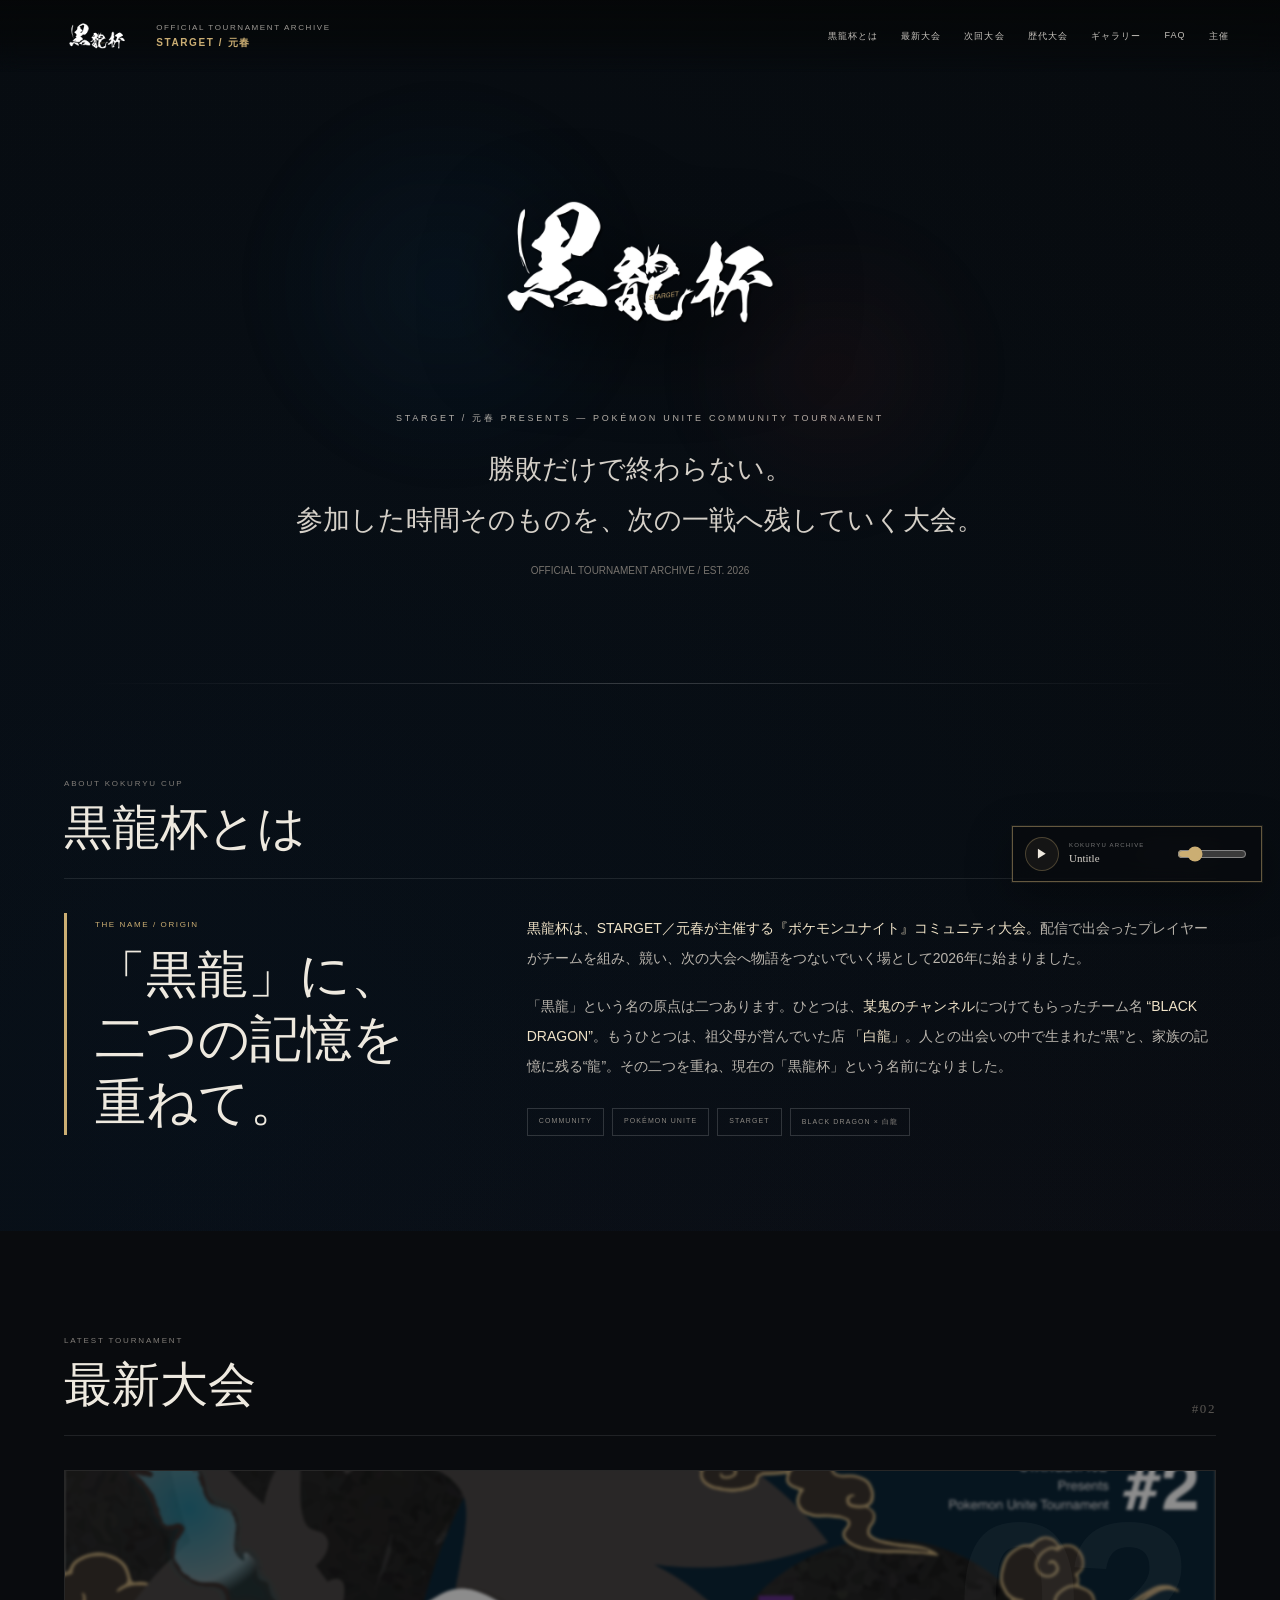
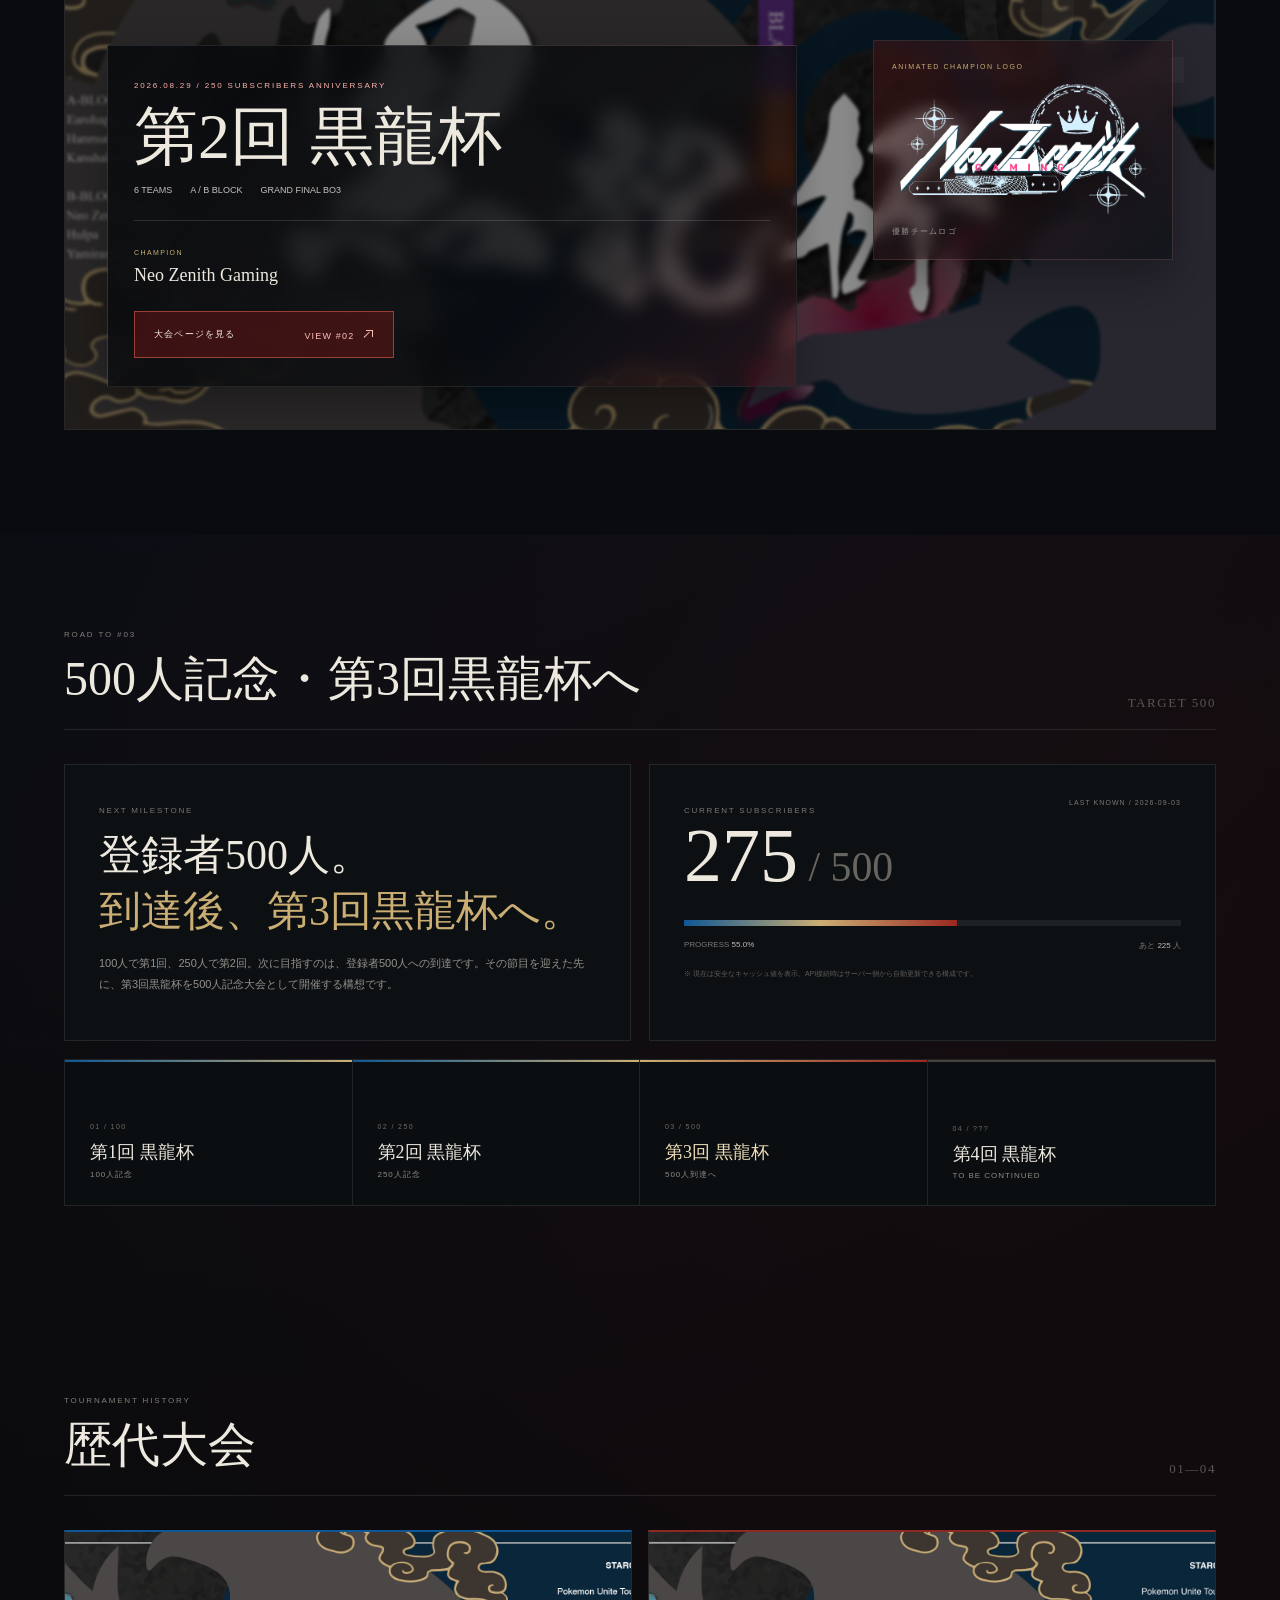
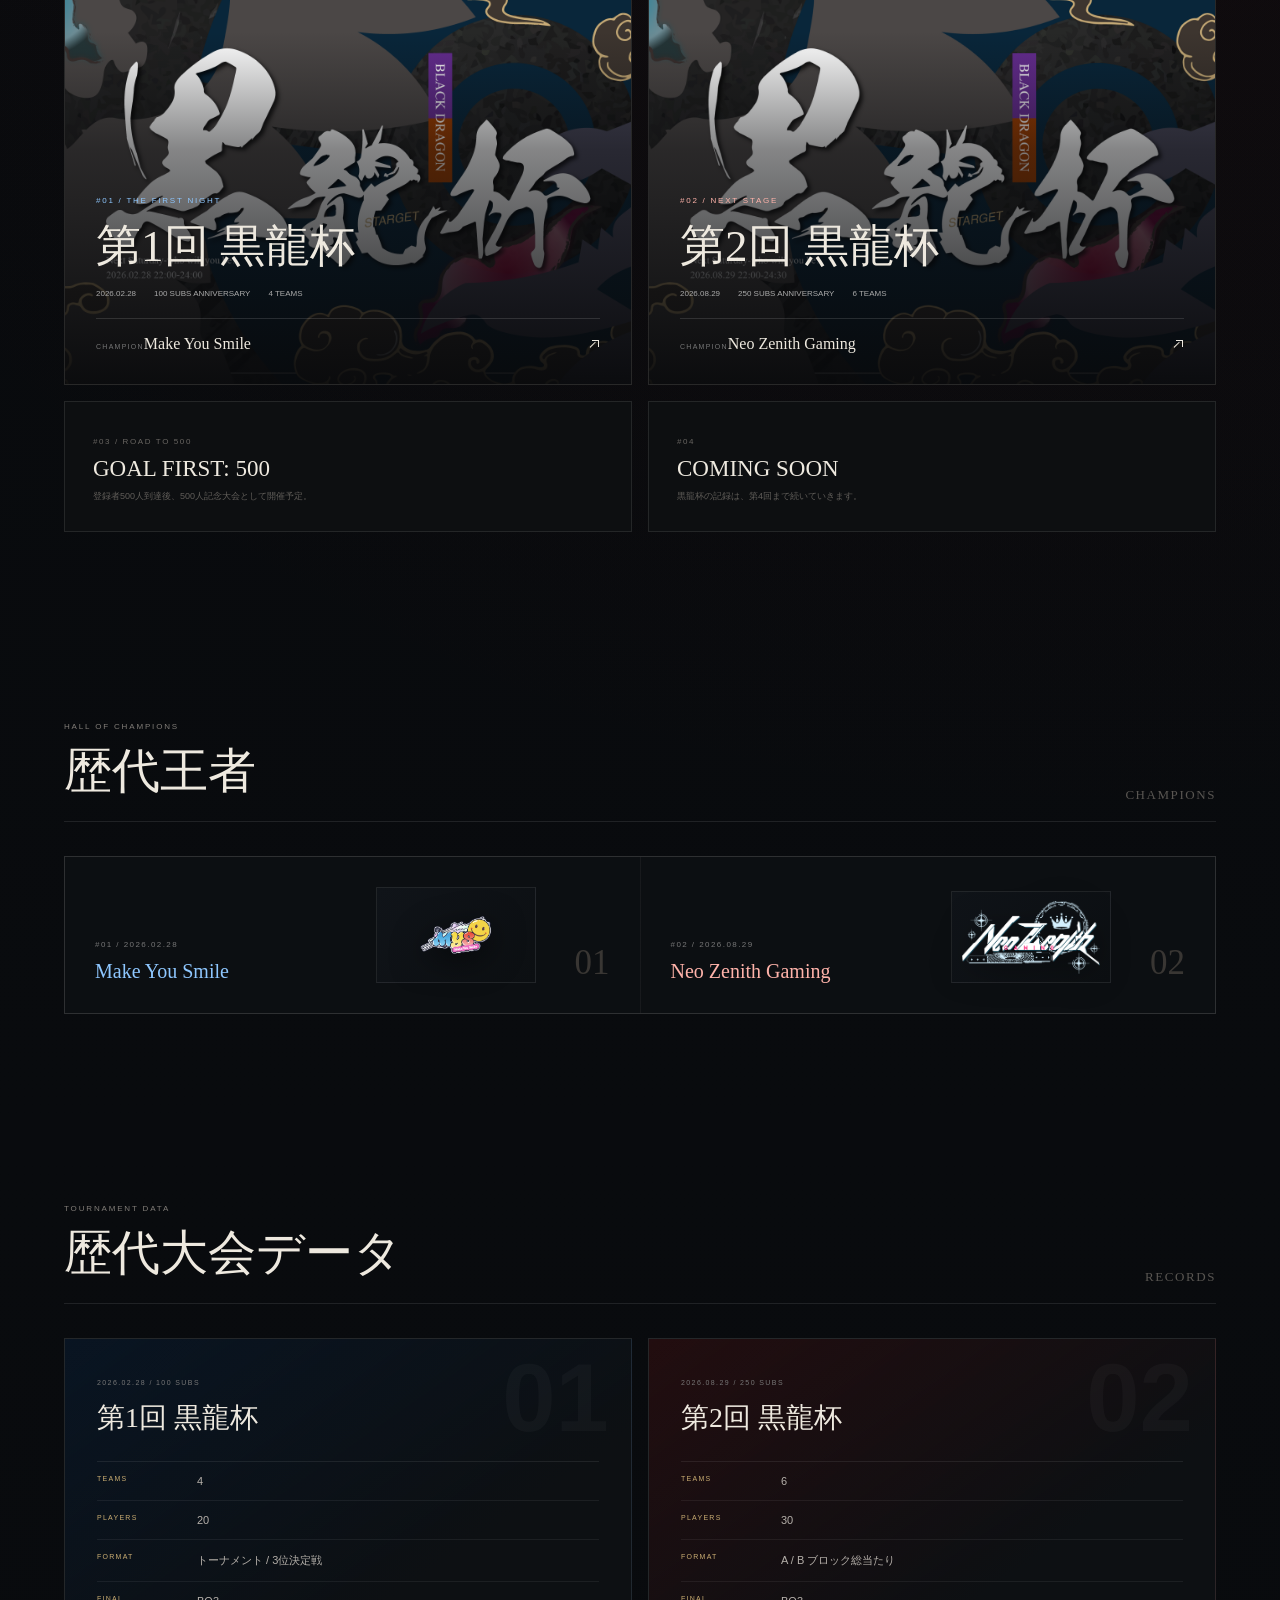
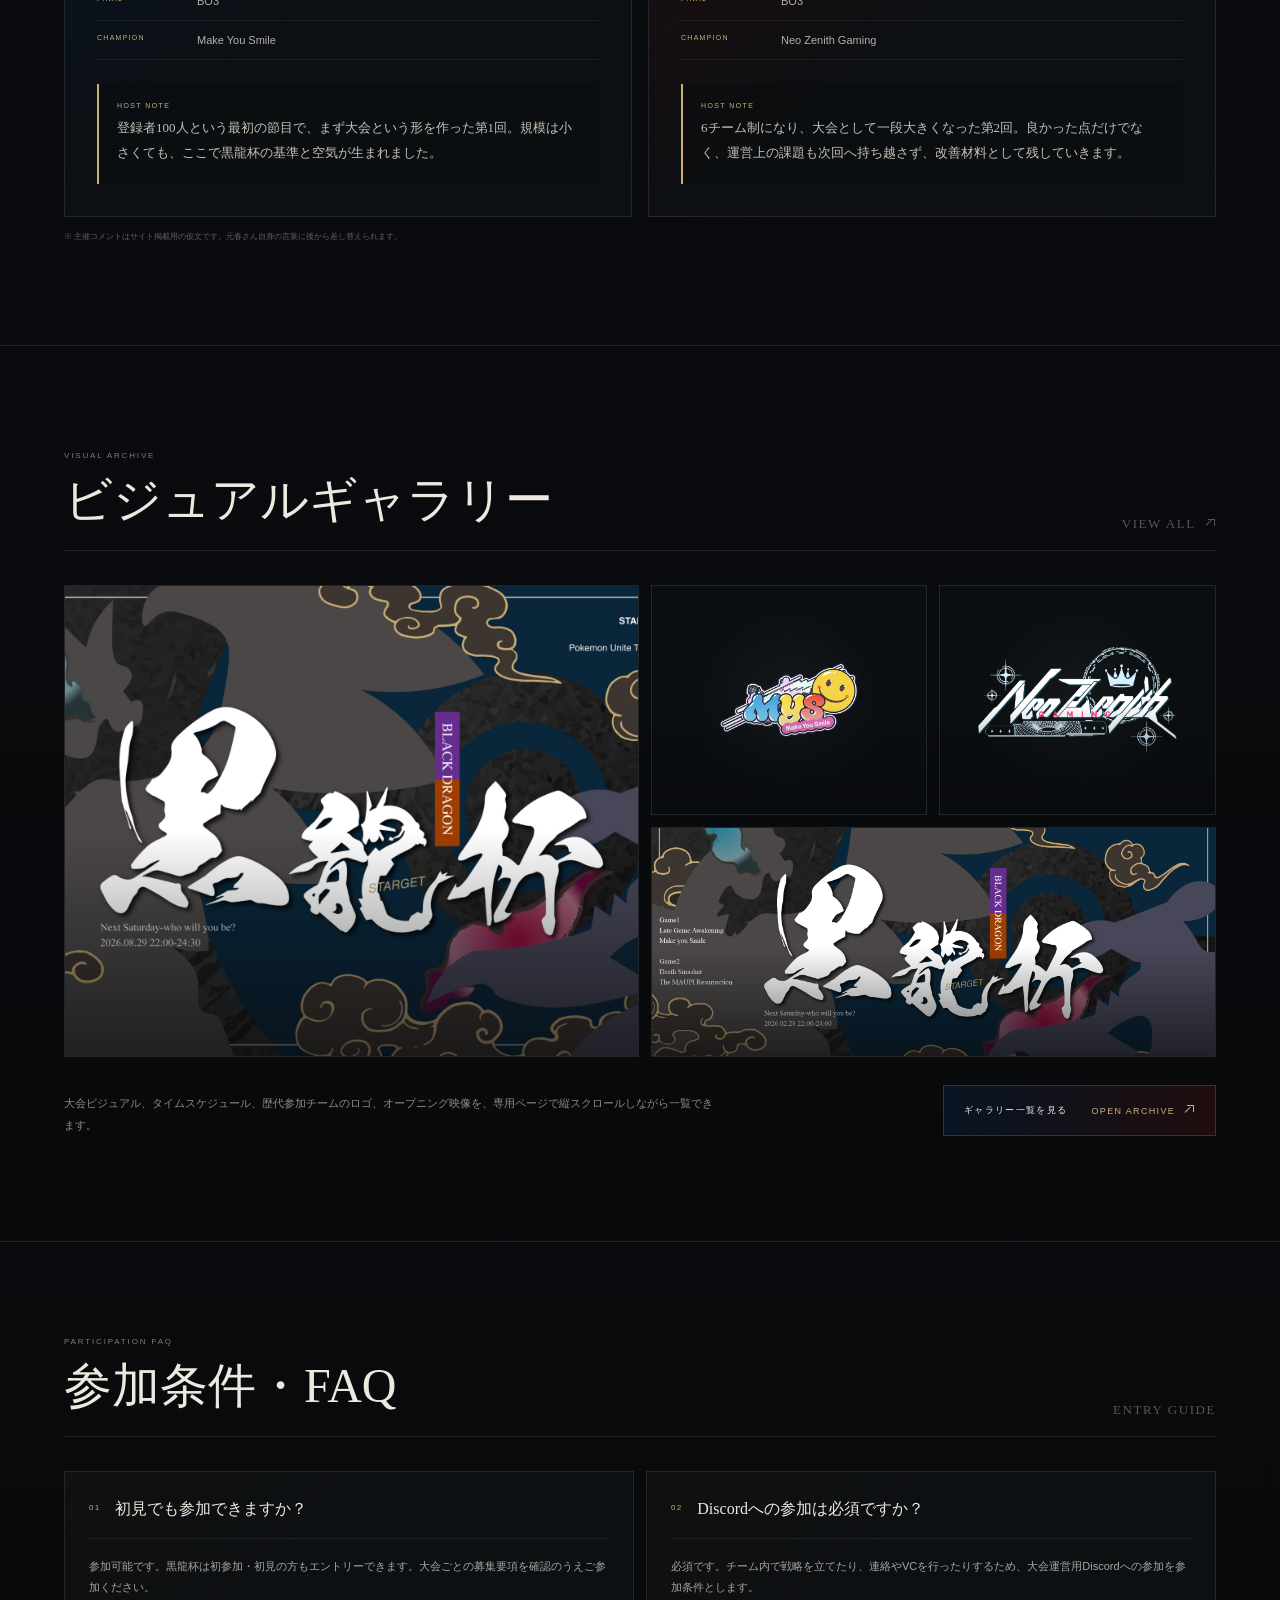
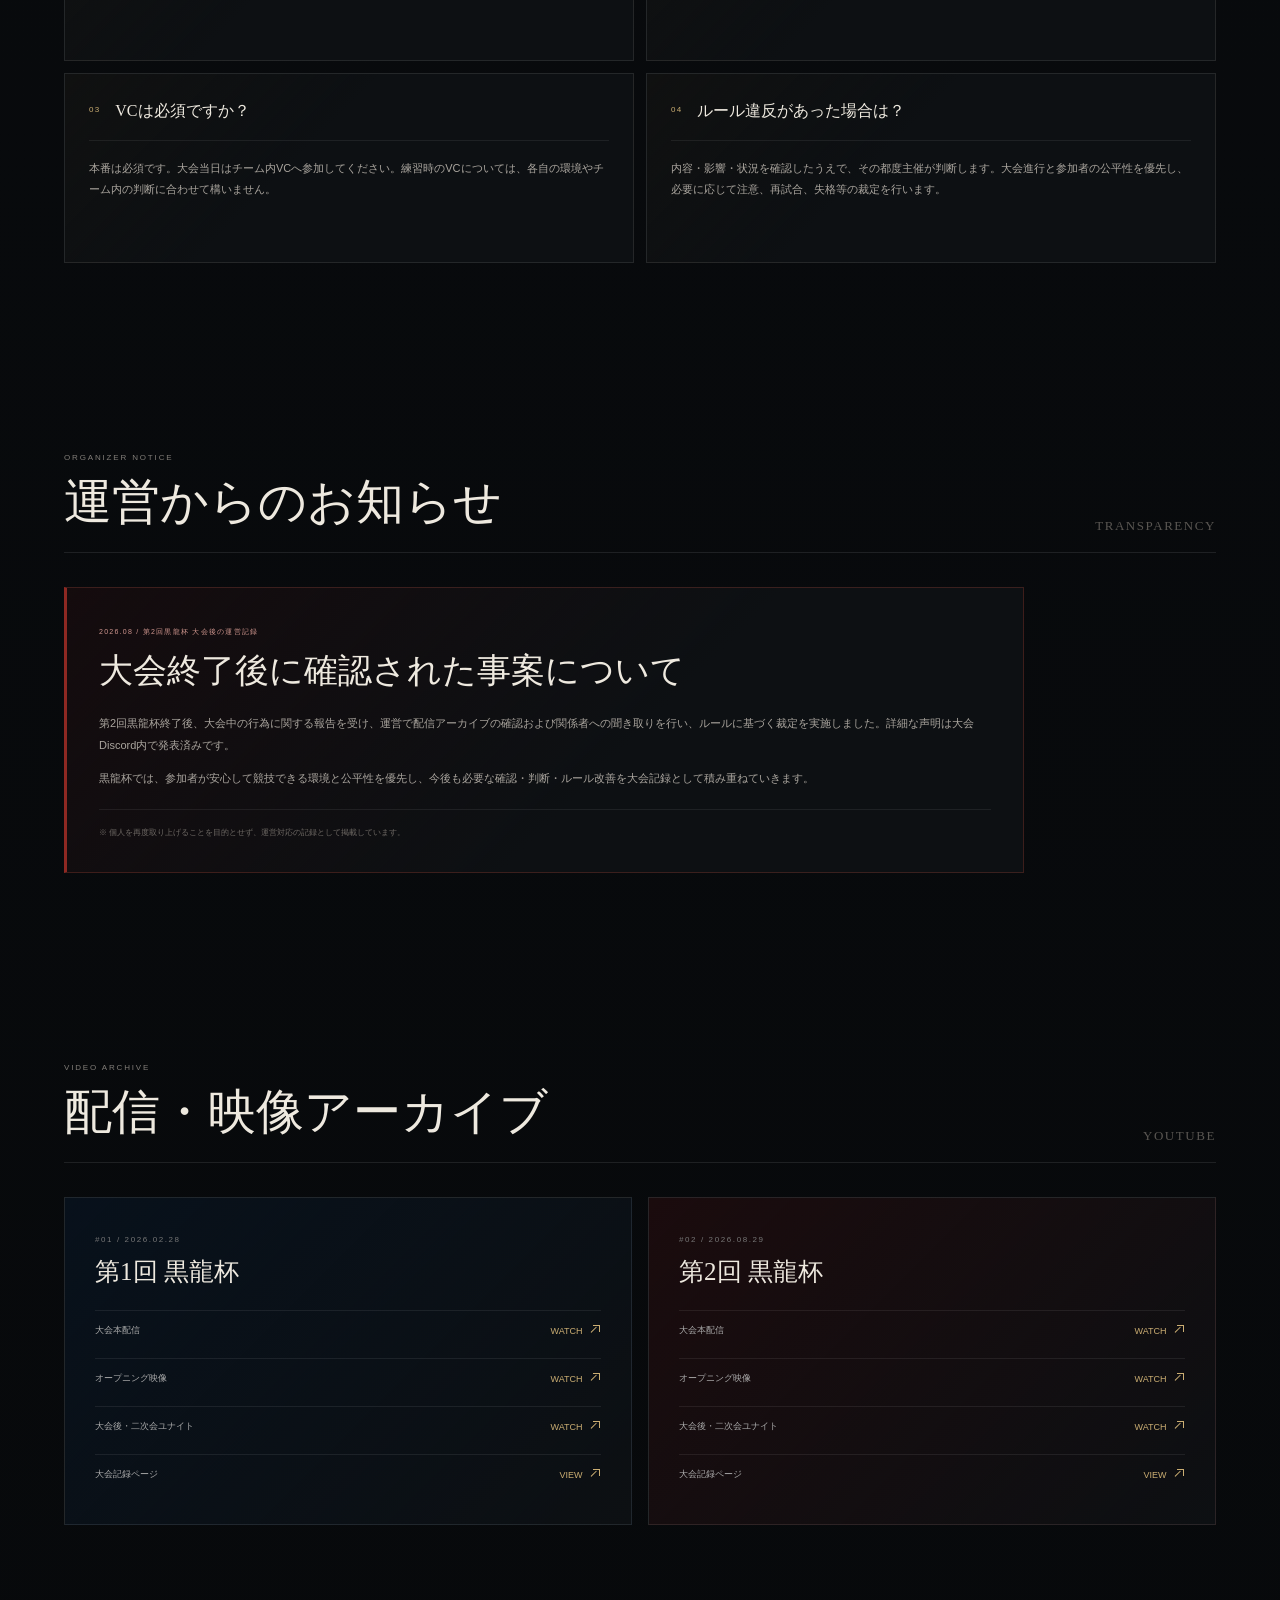
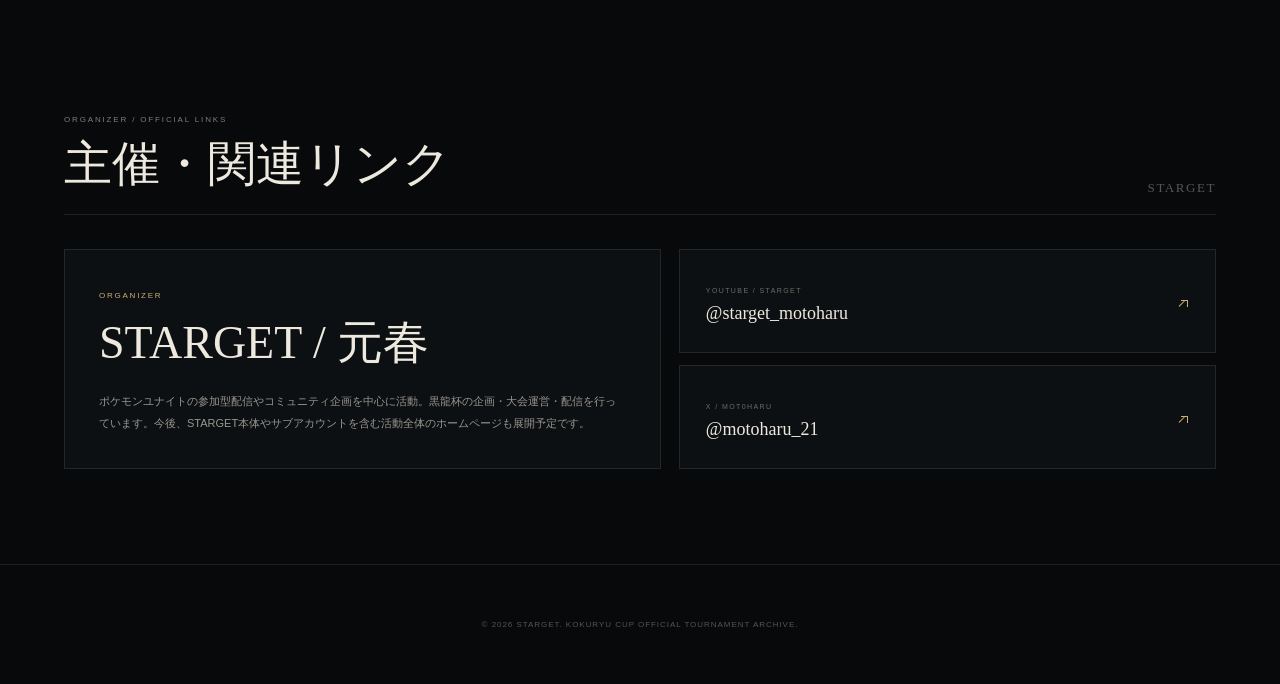
<file: index.html>
<!doctype html>
<html lang="ja">
<head>
  <meta charset="utf-8">
  <script src="analytics.js"></script>
  <meta name="viewport" content="width=device-width,initial-scale=1">
  <meta name="description" content="STARGET / 元春 主催 ポケモンユナイト コミュニティ大会『黒龍杯』公式サイト。大会概要、歴代大会、王者、配信アーカイブを掲載。">
  <title>黒龍杯｜OFFICIAL TOURNAMENT ARCHIVE</title>
  <style>
    :root{
      --bg:#07090b;--panel:#0d1013;--panel2:#101419;--paper:#eee9df;--muted:#918d88;
      --gold:#cbae73;--blue:#0a2f58;--blue2:#0f5794;--red:#651515;--red2:#9a2721;
      --line:#ffffff18;--line2:#ffffff28;
    }
    *{box-sizing:border-box}html{scroll-behavior:smooth}body{margin:0;background:var(--bg);color:var(--paper);font-family:"Yu Gothic","Hiragino Kaku Gothic ProN",Arial,sans-serif;background-image:radial-gradient(circle at 16% 13%,#0a2f582d,transparent 26%),radial-gradient(circle at 85% 28%,#65151524,transparent 25%),linear-gradient(180deg,#07090b,#090b0e 50%,#07090b)}a{color:inherit;text-decoration:none}img{max-width:100%;display:block}main{min-height:100svh;overflow:hidden}
    header{position:fixed;inset:0 0 auto;z-index:30;height:72px;padding:0 clamp(18px,4vw,64px);display:flex;align-items:center;justify-content:space-between;background:linear-gradient(#050708f2,#050708b8,transparent);backdrop-filter:blur(10px)}
    header>a{display:flex;align-items:center;gap:13px}header>a img{width:92px;height:46px;object-fit:cover}header>a span{font-size:8px;letter-spacing:.2em;color:#9d9994}header>a b{display:block;color:var(--gold);font-size:10px;margin-top:4px}nav{display:flex;gap:23px}nav a{font-size:9px;letter-spacing:.12em;color:#c7c3bd}nav a:hover{color:var(--gold)}
    .hero{min-height:76svh;display:grid;place-items:center;text-align:center;padding:115px 24px 80px;position:relative}.hero:after{content:"";position:absolute;left:7vw;right:7vw;bottom:0;height:1px;background:linear-gradient(90deg,transparent,#ffffff30,transparent)}
    .heroLogo{width:min(440px,74vw);margin:auto;filter:drop-shadow(0 22px 45px #000)}.heroKicker{font-size:9px;letter-spacing:.3em;color:#b8b2aa;margin-top:26px}.heroLead{max-width:700px;margin:19px auto 0;font:400 clamp(18px,2.4vw,27px)/1.9 Georgia,"Yu Mincho",serif;color:#d5d0c8}.heroSub{max-width:680px;margin:14px auto 0;font-size:10px;line-height:2;color:#77736e}
    .section{max-width:1320px;margin:auto;padding:95px clamp(22px,5vw,70px)}.sectionHead{display:flex;justify-content:space-between;align-items:end;gap:25px;border-bottom:1px solid var(--line);padding-bottom:18px;margin-bottom:34px}.sectionHead small{display:block;font-size:8px;letter-spacing:.23em;color:#817d78}.sectionHead h2{font:400 clamp(28px,4vw,48px) Georgia,"Yu Mincho",serif;margin:8px 0 0}.sectionHead b{font:400 13px Georgia;color:#595652;letter-spacing:.12em}
    .origin{display:grid;grid-template-columns:.72fr 1.28fr;gap:75px;align-items:start}.originMark{border-left:3px solid var(--gold);padding-left:28px}.originMark small{font-size:8px;letter-spacing:.2em;color:var(--gold)}.originMark strong{display:block;font:400 clamp(31px,4vw,53px)/1.25 Georgia,"Yu Mincho",serif;margin-top:12px}.originText p{font-size:14px;line-height:2.15;color:#bbb6ae;margin:0}.originText p+p{margin-top:18px}.originText b{color:#f0e3c8;font-weight:500}.originTags{display:flex;gap:8px;flex-wrap:wrap;margin-top:27px}.originTags span{border:1px solid var(--line2);padding:8px 11px;font-size:7px;letter-spacing:.16em;color:#8c8882}
    .latest{max-width:none;padding:0;background:#090b0e}.latestWrap{max-width:1320px;margin:auto;padding:105px clamp(22px,5vw,70px)}.latestCard{min-height:560px;position:relative;overflow:hidden;border:1px solid var(--line);display:grid;grid-template-columns:minmax(0,1fr) minmax(240px,320px);align-items:end;padding:42px;background:#111;gap:28px}.latestCard>img{position:absolute;inset:0;width:100%;height:100%;object-fit:cover;filter:brightness(.55) saturate(.92) blur(1.5px);transform:scale(1.03)}.latestCard:before{content:"";position:absolute;inset:0;background:linear-gradient(90deg,#07090bf7 0%,#07090be6 36%,#07090ba6 58%,#65151552 100%),linear-gradient(0deg,#090b0ff2 0%,#090b0f99 32%,transparent 72%)}.latestCard:after{content:"02";position:absolute;right:3.5%;top:7%;font:800 clamp(120px,18vw,260px)/.8 Arial;color:#ffffff0a;letter-spacing:-.08em}.latestCopy{position:relative;z-index:2;max-width:690px;padding:28px 26px;border:1px solid #ffffff18;background:linear-gradient(135deg,#090b0ee8,#090b0ec2 64%,#6515154a);backdrop-filter:blur(10px);box-shadow:0 14px 38px #0000004a}.latestCopy>small{font-size:8px;letter-spacing:.23em;color:#ffb3aa}.latestCopy h3{font:400 clamp(36px,5vw,64px)/1.05 Georgia,"Yu Mincho",serif;margin:11px 0 15px}.latestMeta{display:flex;gap:18px;flex-wrap:wrap;font-size:9px;color:#c6c2be}.latestChampion{margin-top:25px;padding-top:20px;border-top:1px solid #ffffff22;display:flex;align-items:end;justify-content:space-between;gap:20px}.latestChampion small{font-size:7px;letter-spacing:.2em;color:var(--gold)}.latestChampion b{display:block;margin-top:6px;font:400 18px Georgia,"Yu Mincho",serif}.latestLogo{position:relative;z-index:2;align-self:center;justify-self:end;width:min(100%,300px);padding:22px 18px;border:1px solid #ffffff18;background:linear-gradient(135deg,#6515155a,#101419d8);backdrop-filter:blur(8px);box-shadow:0 20px 42px #00000050}.latestLogo small{display:block;margin-bottom:14px;font-size:7px;letter-spacing:.22em;color:var(--gold)}.latestLogo img{width:100%;max-height:130px;object-fit:contain;filter:drop-shadow(0 10px 24px #000a)}.latestLogo span{display:block;margin-top:12px;font-size:8px;letter-spacing:.16em;color:#9e9993}.cta{display:inline-flex;align-items:center;justify-content:space-between;gap:30px;margin-top:25px;min-width:260px;padding:16px 19px;border:1px solid #9a3e37;background:#65151588;font-size:9px;letter-spacing:.13em}.cta span{color:#ffc0b7}
    .road{display:grid;grid-template-columns:1fr 1fr;gap:18px}.roadIntro,.counterBox{border:1px solid var(--line);background:var(--panel);padding:34px}.roadIntro small,.counterBox small{font-size:8px;letter-spacing:.22em;color:#777}.roadIntro h3{font:400 clamp(28px,3.5vw,42px) Georgia,"Yu Mincho",serif;margin:10px 0 14px}.roadIntro h3 span{color:var(--gold)}.roadIntro p{font-size:11px;line-height:1.9;color:#93908b}.counterTop{display:flex;justify-content:space-between;gap:20px;align-items:start}.counterNum{font:400 clamp(45px,6vw,76px)/1 Georgia,"Yu Mincho",serif}.counterNum em{font-style:normal;color:#68645f;font-size:.55em}.counterStatus{font-size:7px;letter-spacing:.15em;color:#777;text-align:right}.bar{height:6px;background:#ffffff12;margin:27px 0 14px;overflow:hidden}.bar i{display:block;height:100%;width:0;background:linear-gradient(90deg,#0f5794,var(--gold),#9a2721);transition:width .7s ease}.counterFoot{display:flex;justify-content:space-between;gap:20px;font-size:8px;color:#777}.counterFoot b{color:#bdb8b0;font-weight:400}.apiNote{margin-top:17px;font-size:7px;line-height:1.8;color:#5f5c58}
    .editionsGrid{display:grid;grid-template-columns:1fr 1fr;gap:16px}.cup{position:relative;min-height:455px;overflow:hidden;border:1px solid var(--line);display:flex;align-items:flex-end;padding:31px;background:#111}.cup>img{position:absolute;inset:0;width:100%;height:100%;object-fit:cover;transition:transform .45s}.cup:hover>img{transform:scale(1.02)}.cup:after{content:"";position:absolute;inset:0;background:linear-gradient(0deg,#08090bf2 0%,#08090b7e 52%,transparent 78%)}.cup.one{border-top:2px solid #0f5794}.cup.two{border-top:2px solid #8e2822}.cupCopy{position:relative;z-index:2;width:100%}.cupCopy>small{font-size:8px;letter-spacing:.22em}.one .cupCopy>small{color:#8ec7ff}.two .cupCopy>small{color:#ffb3aa}.cupCopy h3{font:400 clamp(28px,4vw,45px) Georgia,"Yu Mincho",serif;margin:9px 0 13px}.cupMeta{display:flex;gap:18px;flex-wrap:wrap;font-size:8px;color:#aaa}.cupChampion{margin-top:20px;padding-top:16px;border-top:1px solid #ffffff20;display:flex;justify-content:space-between;align-items:end}.cupChampion small{font-size:7px;letter-spacing:.18em;color:#777}.cupChampion b{font:400 16px Georgia,"Yu Mincho",serif}.future{display:grid;grid-template-columns:1fr 1fr;gap:16px;margin-top:16px}.future article{border:1px solid var(--line);padding:28px;background:#0d0f11}.future small{font-size:8px;letter-spacing:.2em;color:#696662}.future h3{font:400 23px Georgia;margin:8px 0}.future:first-of-type article:first-child h3{color:#cdbb94}.future p{font-size:9px;color:#605d59;margin:0}
    .champions{display:grid;grid-template-columns:1fr 1fr;gap:1px;background:#ffffff10;border:1px solid var(--line)}.championItem{background:#0c0f12;padding:30px;display:grid;grid-template-columns:minmax(0,1fr) 160px 54px;align-items:end;gap:20px}.championItem small{font-size:8px;letter-spacing:.18em;color:#777}.championItem b{display:block;margin-top:9px;font:400 20px Georgia,"Yu Mincho",serif}.championItem:first-child b{color:#8ec7ff}.championItem:nth-child(2) b{color:#ffb3aa}.championItem em{font:400 35px Georgia;color:#393633;font-style:normal;justify-self:end}.championLogoMini{display:grid;place-items:center;min-height:92px;padding:8px 10px;border:1px solid #ffffff15;background:linear-gradient(135deg,#101419,#0c0f12)}.championLogoMini img{max-width:100%;max-height:78px;object-fit:contain;filter:drop-shadow(0 8px 16px #0008)}
    .archiveGrid{display:grid;grid-template-columns:1fr 1fr;gap:16px}.archiveCard{border:1px solid var(--line);background:#0d1013;padding:30px;position:relative;overflow:hidden}.archiveCard.blue{background:linear-gradient(135deg,#0a2f5835,#0d1013)}.archiveCard.red{background:linear-gradient(135deg,#65151535,#0d1013)}.archiveCard>small{font-size:8px;letter-spacing:.2em;color:#777}.archiveCard h3{font:400 25px Georgia,"Yu Mincho",serif;margin:9px 0 22px}.archiveLinks{display:grid;gap:8px}.archiveLinks a{border-top:1px solid #ffffff13;padding:13px 0;font-size:9px;color:#aaa;display:flex;justify-content:space-between;gap:20px}.archiveLinks a:hover{color:#fff}.archiveLinks a span{color:var(--gold)}
    .hostGrid{display:grid;grid-template-columns:1fr .9fr;gap:18px}.host{border:1px solid var(--line);background:#0d1013;padding:34px}.host small{font-size:8px;letter-spacing:.22em;color:var(--gold)}.host h3{font:400 clamp(31px,4vw,46px) Georgia,"Yu Mincho",serif;margin:10px 0 16px}.host p{font-size:11px;line-height:2;color:#99958f;margin:0}.links{display:grid;gap:12px}.social{border:1px solid var(--line);padding:24px 26px;background:#0d1013;display:flex;justify-content:space-between;align-items:center}.social small{font-size:7px;letter-spacing:.2em;color:#6f6b66}.social b{display:block;font:400 18px Georgia;margin-top:6px}.social span{font:24px Georgia;color:var(--gold)}
    footer{text-align:center;border-top:1px solid var(--line);padding:55px 20px;color:#555;font-size:8px;letter-spacing:.12em}
    @media(max-width:850px){header{height:60px}header>a img{width:72px;height:36px}header>a span{display:none}nav{gap:12px}nav a{font-size:8px}nav a:nth-child(3),nav a:nth-child(4),nav a:nth-child(5){display:none}.hero{min-height:68svh;padding-top:95px}.origin,.road,.hostGrid{grid-template-columns:1fr;gap:35px}.latestCard{min-height:470px;padding:28px;grid-template-columns:1fr}.latestLogo{justify-self:start;width:min(82%,320px)}.editionsGrid,.archiveGrid{grid-template-columns:1fr}.cup{min-height:410px}.champions{grid-template-columns:1fr}.championItem{grid-template-columns:minmax(0,1fr) 140px 46px}.future{grid-template-columns:1fr}.section,.latestWrap{padding-top:75px;padding-bottom:75px}}
    @media(max-width:480px){.heroLead{font-size:17px}.sectionHead{align-items:start}.sectionHead b{display:none}.latestCard{min-height:430px}.latestCopy{padding:20px}.latestLogo{width:100%;padding:18px 14px}.counterTop{display:block}.counterStatus{text-align:left;margin-top:12px}.championItem{padding:23px;grid-template-columns:1fr}.championLogoMini{max-width:180px}.championItem em{display:none}.roadIntro,.counterBox,.host,.archiveCard{padding:24px}}


    /* === v6 CONTENT === */
    .milestoneTrack{display:grid;grid-template-columns:repeat(4,1fr);margin-top:18px;border:1px solid var(--line);background:#0b0e11}.milestone{min-height:145px;padding:25px;border-right:1px solid var(--line);display:flex;flex-direction:column;justify-content:flex-end;position:relative;overflow:hidden}.milestone:last-child{border-right:0}.milestone:before{content:"";position:absolute;left:0;top:0;height:2px;width:100%;background:#45413d}.milestone.done:before{background:linear-gradient(90deg,#0f5794,var(--gold))}.milestone.target:before{background:linear-gradient(90deg,var(--gold),#9a2721);animation:targetPulse 2.8s ease-in-out infinite}.milestone small{font-size:7px;letter-spacing:.2em;color:#6f6b66}.milestone b{font:400 18px Georgia,"Yu Mincho",serif;margin:10px 0 5px}.milestone span{font-size:8px;letter-spacing:.12em;color:#8e8a84}.milestone.target b{color:#f1dfb7}@keyframes targetPulse{50%{filter:brightness(1.8);box-shadow:0 0 22px #cbae7366}}
    .dataGrid{display:grid;grid-template-columns:1fr 1fr;gap:16px}.dataCard{position:relative;overflow:hidden;border:1px solid var(--line);padding:32px;background:#0d1013}.dataCard.blueData{background:linear-gradient(145deg,#0a2f5847,#0d1013 56%)}.dataCard.redData{background:linear-gradient(145deg,#65151547,#0d1013 56%)}.dataNo{position:absolute;right:22px;top:16px;font:700 96px/.9 Arial;color:#ffffff08}.dataCard>small{font-size:7px;letter-spacing:.2em;color:#777}.dataCard h3{font:400 28px Georgia,"Yu Mincho",serif;margin:10px 0 24px}.dataCard dl{margin:0;border-top:1px solid #ffffff14}.dataCard dl div{display:grid;grid-template-columns:100px 1fr;padding:13px 0;border-bottom:1px solid #ffffff10}.dataCard dt{font-size:7px;letter-spacing:.18em;color:var(--gold)}.dataCard dd{margin:0;font-size:11px;color:#b5b0aa}.hostNote{margin:24px 0 0;padding:18px;border-left:2px solid var(--gold);background:#00000024;font:13px/1.9 Georgia,"Yu Mincho",serif;color:#c6c0b7}.hostNote span{display:block;margin-bottom:7px;font:7px Arial;letter-spacing:.2em;color:var(--gold)}.draftNote{font-size:8px;color:#64605c;margin-top:14px}
    .gallerySection{padding:100px 0;background:linear-gradient(180deg,#090b0e,#0a0c10);border-top:1px solid var(--line);border-bottom:1px solid var(--line)}.galleryInner{max-width:1450px;margin:auto}.galleryInner>.sectionHead{margin-left:clamp(22px,5vw,70px);margin-right:clamp(22px,5vw,70px)}.galleryRail{display:grid;grid-auto-flow:column;grid-auto-columns:minmax(280px,34vw);gap:14px;overflow-x:auto;overscroll-behavior-inline:contain;padding:10px clamp(22px,5vw,70px) 25px;scroll-snap-type:x proximity;scrollbar-width:none}.galleryRail::-webkit-scrollbar{display:none}.galleryItem{appearance:none;color:inherit;text-align:left;font:inherit;padding:0;height:360px;position:relative;overflow:hidden;border:1px solid var(--line);background:#0c0f12;scroll-snap-align:start}.galleryItem.wide{grid-column:auto}.galleryItem.portrait{grid-auto-columns:260px}.galleryItem>img{width:100%;height:100%;object-fit:cover;transition:transform .8s cubic-bezier(.2,.75,.2,1),filter .6s ease}.galleryItem:after{content:"";position:absolute;inset:0;background:linear-gradient(0deg,#080a0cea 0%,transparent 58%);pointer-events:none}.galleryItem:hover>img{transform:scale(1.045)}.galleryItem>div{position:absolute;z-index:2;left:22px;right:22px;bottom:20px}.galleryItem small{font-size:7px;letter-spacing:.2em;color:var(--gold)}.galleryItem b{display:block;margin-top:7px;font:400 18px Georgia,"Yu Mincho",serif}.galleryItem.videoCard i{position:absolute;z-index:3;left:50%;top:45%;transform:translate(-50%,-50%);width:64px;height:64px;border:1px solid #ffffff55;border-radius:50%;display:grid;place-items:center;background:#080a0c88;backdrop-filter:blur(8px);font-style:normal}.galleryItem.logoGallery>img{object-fit:contain;padding:50px;background:radial-gradient(circle,#ffffff0b,transparent 56%),#0b0e11}.galleryItem.blueGlow{box-shadow:inset 0 0 0 1px #0f579436}.galleryItem.redGlow{box-shadow:inset 0 0 0 1px #9a272136}.galleryHint{margin:5px clamp(22px,5vw,70px) 0;text-align:right;font-size:7px;letter-spacing:.22em;color:#5f5b57}.lightbox{position:fixed;inset:0;z-index:10020;display:none;place-items:center;padding:34px;background:#050708e8;backdrop-filter:blur(18px)}.lightbox.is-open{display:grid}.lightboxFrame{position:relative;width:min(1180px,94vw);height:min(82vh,860px);display:grid;place-items:center;border:1px solid #ffffff28;background:linear-gradient(135deg,#0c1015,#07090c);box-shadow:0 35px 90px #000b;padding:28px}.lightboxFrame img{max-width:100%;max-height:calc(82vh - 95px);object-fit:contain;filter:drop-shadow(0 18px 42px #000b)}.lightboxCaption{position:absolute;left:28px;right:80px;bottom:18px;font:12px Georgia,"Yu Mincho",serif;color:#d5d0c8}.lightboxClose{position:absolute;right:18px;top:16px;z-index:2;width:46px;height:46px;border:1px solid #ffffff38;border-radius:50%;background:#090b0dcc;color:#eee9df;font-size:19px;display:grid;place-items:center}.lightboxHint{position:absolute;right:28px;bottom:19px;font-size:7px;letter-spacing:.18em;color:#6d6964}
    .faqGrid{display:grid;grid-template-columns:1fr 1fr;gap:12px}.faqItem{border:1px solid var(--line);background:linear-gradient(135deg,#cbae730b,#0d1013 42%);padding:24px;min-height:190px}.faqQuestion{font:400 16px/1.65 Georgia,"Yu Mincho",serif;display:flex;align-items:flex-start;gap:15px;padding-bottom:16px;border-bottom:1px solid #ffffff12}.faqQuestion span{flex:0 0 auto;font:8px Arial;color:var(--gold);letter-spacing:.15em;margin-top:7px}.faqItem p{margin:17px 0 0;font-size:11px;line-height:1.95;color:#aaa59e}
    .noticeCard{max-width:960px;border:1px solid #7e392f66;border-left:3px solid #8e2822;background:linear-gradient(135deg,#65151522,#0d1013 58%);padding:32px}.noticeCard>small{font-size:7px;letter-spacing:.18em;color:#d1978f}.noticeCard h3{font:400 clamp(23px,3vw,34px) Georgia,"Yu Mincho",serif;margin:10px 0 18px}.noticeCard p{font-size:11px;line-height:2;color:#aaa59e}.noticeCard span{display:block;margin-top:20px;padding-top:16px;border-top:1px solid #ffffff12;font-size:8px;line-height:1.8;color:#6e6964}

    /* shared visual language / custom cursor */
    @media(pointer:fine){html,body,a,button{cursor:none!important}.kokuryuCursor,.kokuryuCursorDot{position:fixed;left:0;top:0;pointer-events:none;z-index:10050;transform:translate3d(-100px,-100px,0)}.kokuryuCursor{width:30px;height:30px;border:1px solid rgba(238,233,223,.40);border-radius:999px;background:radial-gradient(circle at 50% 50%,rgba(203,174,115,.12) 0%,rgba(203,174,115,.05) 45%,rgba(203,174,115,0) 72%);box-shadow:0 0 0 1px rgba(203,174,115,.08),0 10px 28px rgba(0,0,0,.30);backdrop-filter:blur(2px);transition:width .18s ease,height .18s ease,border-color .18s ease,background .18s ease,box-shadow .18s ease,opacity .18s ease;opacity:.95}.kokuryuCursorDot{width:6px;height:6px;border-radius:50%;background:#cbae73;box-shadow:0 0 12px rgba(203,174,115,.70),0 0 2px rgba(255,255,255,.75)}.kokuryuCursor.is-link{width:46px;height:46px;border-color:rgba(255,255,255,.66);background:radial-gradient(circle at 50% 50%,rgba(255,255,255,.08) 0%,rgba(203,174,115,.10) 42%,rgba(203,174,115,0) 72%);box-shadow:0 0 0 1px rgba(255,255,255,.08),0 14px 34px rgba(0,0,0,.36)}}
    .latestLogo img[src*="nzg"],.championLogoMini img[src*="nzg"],.galleryItem img[src*="nzg"]{animation:nzgPresence 3.6s ease-in-out infinite;transform-origin:50% 55%}@keyframes nzgPresence{0%,100%{transform:translateY(0) scale(1);filter:drop-shadow(0 10px 22px #000a) drop-shadow(0 0 0 transparent)}50%{transform:translateY(-7px) scale(1.025);filter:drop-shadow(0 15px 26px #000b) drop-shadow(0 0 18px #b8e8ff32)}}
    /* v7 motion */
    body{position:relative}.hero:before{content:"";position:absolute;inset:8% 12%;pointer-events:none;background:radial-gradient(circle at 30% 40%,#0f579417,transparent 26%),radial-gradient(circle at 70% 55%,#9a272113,transparent 22%);filter:blur(18px);animation:heroAurora 13s ease-in-out infinite alternate}@keyframes heroAurora{to{transform:translate3d(2%,-2%,0) scale(1.07)}}
    .motion-reveal{opacity:0;transform:translate3d(0,28px,0);filter:blur(9px);transition:opacity .9s cubic-bezier(.2,.75,.2,1),transform .9s cubic-bezier(.2,.75,.2,1),filter .9s ease;transition-delay:var(--reveal-delay,0ms)}.motion-reveal.is-visible{opacity:1;transform:none;filter:none}.motion-card{position:relative;isolation:isolate;transition:transform .38s cubic-bezier(.2,.75,.2,1),border-color .35s ease,box-shadow .35s ease}.motion-card:before{content:"";position:absolute;inset:-1px;z-index:-1;pointer-events:none;opacity:0;background:radial-gradient(340px circle at var(--mx,50%) var(--my,50%),#ffffff14,transparent 54%);transition:opacity .35s}.motion-card:hover{transform:translateY(-5px);border-color:#ffffff30;box-shadow:0 18px 50px #00000032}.motion-card:hover:before{opacity:1}.sectionHead{overflow:hidden}.sectionHead:after{content:"";position:absolute;left:0;bottom:0;width:27%;height:1px;background:linear-gradient(90deg,transparent,#cbae73,#fff,transparent);transform:translateX(-150%);opacity:.45}.sectionHead.is-visible:after{animation:lineSweep 1.4s .2s ease-out both}@keyframes lineSweep{to{transform:translateX(500%)}}.heroLogo{animation:softFloat 6s ease-in-out infinite}@keyframes softFloat{50%{transform:translateY(-6px)}}#scrollProgress{position:fixed;z-index:9999;top:0;left:0;height:2px;width:0;background:linear-gradient(90deg,#0f5794,#cbae73,#9a2721);box-shadow:0 0 14px #cbae7377;pointer-events:none}
    @media(max-width:900px){.milestoneTrack{grid-template-columns:1fr 1fr}.milestone:nth-child(2){border-right:0}.milestone:nth-child(-n+2){border-bottom:1px solid var(--line)}.dataGrid,.faqGrid{grid-template-columns:1fr}.galleryRail{grid-auto-columns:minmax(280px,72vw)}}
    @media(max-width:520px){.milestoneTrack{grid-template-columns:1fr}.milestone{border-right:0;border-bottom:1px solid var(--line);min-height:120px}.milestone:last-child{border-bottom:0}.galleryRail{grid-auto-columns:86vw}.galleryItem{height:330px}.dataCard dl div{grid-template-columns:86px 1fr}}
    @media(prefers-reduced-motion:reduce){*,*:before,*:after{animation-duration:.001ms!important;animation-iteration-count:1!important;scroll-behavior:auto!important;transition-duration:.001ms!important}.motion-reveal{opacity:1!important;transform:none!important;filter:none!important}}

    /* Dedicated visual archive portal */
    .galleryPortal{padding:105px clamp(22px,5vw,70px);background:linear-gradient(180deg,#090b0e,#07090b);border-top:1px solid var(--line);border-bottom:1px solid var(--line)}.galleryPortalInner{max-width:1320px;margin:auto}.galleryPreview{display:grid;grid-template-columns:1.35fr .65fr .65fr;grid-template-rows:230px 230px;gap:12px}.galleryPreview figure{margin:0;position:relative;overflow:hidden;border:1px solid var(--line);background:#0c0f12}.galleryPreview figure:first-child{grid-row:1/3}.galleryPreview figure:nth-child(4){grid-column:2/4}.galleryPreview img{width:100%;height:100%;object-fit:cover;transition:transform .8s cubic-bezier(.2,.75,.2,1),filter .5s ease}.galleryPreview .logoPreview img{object-fit:contain;padding:38px;background:radial-gradient(circle,#ffffff0b,transparent 56%),#0b0e11}.galleryPreview figure:after{content:"";position:absolute;inset:0;background:linear-gradient(0deg,#07090b9f,transparent 48%);pointer-events:none}.galleryPreview figure:hover img{transform:scale(1.035)}.galleryPortalFoot{display:flex;justify-content:space-between;align-items:end;gap:35px;margin-top:28px}.galleryPortalFoot p{max-width:650px;margin:0;font-size:11px;line-height:2;color:#8f8b85}.galleryPortalCta{min-width:270px;display:flex;justify-content:space-between;align-items:center;gap:24px;border:1px solid #ffffff25;padding:18px 20px;background:linear-gradient(90deg,#0a2f584b,#65151540);font-size:9px;letter-spacing:.15em}.galleryPortalCta span{color:var(--gold)}
    @media(max-width:850px){.galleryPreview{grid-template-columns:1fr 1fr;grid-template-rows:290px 190px 190px}.galleryPreview figure:first-child{grid-column:1/3;grid-row:auto}.galleryPreview figure:nth-child(4){grid-column:1/3}.galleryPortalFoot{display:block}.galleryPortalCta{margin-top:22px;max-width:340px}}
    @media(max-width:520px){.galleryPreview{grid-template-columns:1fr;grid-template-rows:260px 180px 180px 180px}.galleryPreview figure:first-child,.galleryPreview figure:nth-child(4){grid-column:auto}.galleryPortal{padding-left:20px;padding-right:20px}}

  </style>
  <link rel="stylesheet" href="shared-ui.css">
</head>
<body>
<main>
  <header>
    <a href="#top"><img src="cup02/images/kokuryu-logo.png" alt="黒龍杯"><span>OFFICIAL TOURNAMENT ARCHIVE<b>STARGET / 元春</b></span></a>
    <nav><a href="#about">黒龍杯とは</a><a href="#latest">最新大会</a><a href="#road500">次回大会</a><a href="#history">歴代大会</a><a href="gallery/index.html">ギャラリー</a><a href="#faq">FAQ</a><a href="#host">主催</a></nav>
  </header>

  <section class="hero" id="top">
    <div>
      <img class="heroLogo" src="cup02/images/kokuryu-logo.png" alt="黒龍杯">
      <p class="heroKicker">STARGET / 元春 PRESENTS — POKÉMON UNITE COMMUNITY TOURNAMENT</p>
      <p class="heroLead">勝敗だけで終わらない。<br>参加した時間そのものを、次の一戦へ残していく大会。</p>
      <p class="heroSub">OFFICIAL TOURNAMENT ARCHIVE / EST. 2026</p>
    </div>
  </section>

  <section class="section" id="about">
    <div class="sectionHead"><div><small>ABOUT KOKURYU CUP</small><h2>黒龍杯とは</h2></div><b>EST. 2026</b></div>
    <div class="origin">
      <div class="originMark"><small>THE NAME / ORIGIN</small><strong>「黒龍」に、<br>二つの記憶を重ねて。</strong></div>
      <div class="originText">
        <p><b>黒龍杯は、STARGET／元春が主催する『ポケモンユナイト』コミュニティ大会。</b>配信で出会ったプレイヤーがチームを組み、競い、次の大会へ物語をつないでいく場として2026年に始まりました。</p>
        <p>「黒龍」という名の原点は二つあります。ひとつは、<b>某鬼のチャンネル</b>につけてもらったチーム名 <b>“BLACK DRAGON”</b>。もうひとつは、祖父母が営んでいた店 <b>「白龍」</b>。人との出会いの中で生まれた“黒”と、家族の記憶に残る“龍”。その二つを重ね、現在の「黒龍杯」という名前になりました。</p>
        <div class="originTags"><span>COMMUNITY</span><span>POKÉMON UNITE</span><span>STARGET</span><span>BLACK DRAGON × 白龍</span></div>
      </div>
    </div>
  </section>

  <section class="latest" id="latest"><div class="latestWrap">
    <div class="sectionHead"><div><small>LATEST TOURNAMENT</small><h2>最新大会</h2></div><b>#02</b></div>
    <a class="latestCard" href="cup02/index.html">
      <img src="cup02/images/main-visual.png" alt="第2回黒龍杯">
      <div class="latestCopy"><small>2026.08.29 / 250 SUBSCRIBERS ANNIVERSARY</small><h3>第2回 黒龍杯</h3><div class="latestMeta"><span>6 TEAMS</span><span>A / B BLOCK</span><span>GRAND FINAL BO3</span></div><div class="latestChampion"><div><small>CHAMPION</small><b>Neo Zenith Gaming</b></div></div><div class="cta">大会ページを見る <span>VIEW #02 <span class="extIcon" aria-hidden="true"></span></span></div></div>
      <div class="latestLogo"><small>ANIMATED CHAMPION LOGO</small><img src="cup02/images/team-nzg-animated.gif" alt="Neo Zenith Gaming ロゴ"><span>優勝チームロゴ</span></div>
    </a>
  </div></section>

  <section class="section" id="road500">
    <div class="sectionHead"><div><small>ROAD TO #03</small><h2>500人記念・第3回黒龍杯へ</h2></div><b>TARGET 500</b></div>
    <div class="road">
      <article class="roadIntro"><small>NEXT MILESTONE</small><h3>登録者500人。<br><span>到達後、第3回黒龍杯へ。</span></h3><p>100人で第1回、250人で第2回。次に目指すのは、登録者500人への到達です。その節目を迎えた先に、第3回黒龍杯を500人記念大会として開催する構想です。</p></article>
      <article class="counterBox" aria-live="polite">
        <div class="counterTop"><div><small>CURRENT SUBSCRIBERS</small><div class="counterNum"><span id="subscriberCount">—</span><em> / 500</em></div></div><div class="counterStatus" id="subscriberStatus">LOADING</div></div>
        <div class="bar"><i id="subscriberBar"></i></div>
        <div class="counterFoot"><span>PROGRESS <b id="subscriberPercent">—%</b></span><span>あと <b id="subscriberRemaining">—</b> 人</span></div>
        <p class="apiNote">※ 現在は安全なキャッシュ値を表示。API接続時はサーバー側から自動更新できる構成です。</p>
      </article>
    </div>
    <div class="milestoneTrack" aria-label="黒龍杯とチャンネル登録者の節目">
      <article class="milestone done"><small>01 / 100</small><b>第1回 黒龍杯</b><span>100人記念</span></article>
      <article class="milestone done"><small>02 / 250</small><b>第2回 黒龍杯</b><span>250人記念</span></article>
      <article class="milestone target"><small>03 / 500</small><b>第3回 黒龍杯</b><span>500人到達へ</span></article>
      <article class="milestone futureMilestone"><small>04 / ???</small><b>第4回 黒龍杯</b><span>TO BE CONTINUED</span></article>
    </div>
  </section>

  <section class="section" id="history">
    <div class="sectionHead"><div><small>TOURNAMENT HISTORY</small><h2>歴代大会</h2></div><b>01—04</b></div>
    <div class="editionsGrid">
      <a class="cup one" href="cup01/index.html"><img src="cup01/images/main-visual.png" alt="第1回黒龍杯"><div class="cupCopy"><small>#01 / THE FIRST NIGHT</small><h3>第1回 黒龍杯</h3><div class="cupMeta"><span>2026.02.28</span><span>100 SUBS ANNIVERSARY</span><span>4 TEAMS</span></div><div class="cupChampion"><div><small>CHAMPION</small><b>Make You Smile</b></div><span><span class="extIcon" aria-hidden="true"></span></span></div></div></a>
      <a class="cup two" href="cup02/index.html"><img src="cup02/images/main-visual.png" alt="第2回黒龍杯"><div class="cupCopy"><small>#02 / NEXT STAGE</small><h3>第2回 黒龍杯</h3><div class="cupMeta"><span>2026.08.29</span><span>250 SUBS ANNIVERSARY</span><span>6 TEAMS</span></div><div class="cupChampion"><div><small>CHAMPION</small><b>Neo Zenith Gaming</b></div><span><span class="extIcon" aria-hidden="true"></span></span></div></div></a>
    </div>
    <div class="future"><article><small>#03 / ROAD TO 500</small><h3>GOAL FIRST: 500</h3><p>登録者500人到達後、500人記念大会として開催予定。</p></article><article><small>#04</small><h3>COMING SOON</h3><p>黒龍杯の記録は、第4回まで続いていきます。</p></article></div>
  </section>

  <section class="section" id="champions">
    <div class="sectionHead"><div><small>HALL OF CHAMPIONS</small><h2>歴代王者</h2></div><b>CHAMPIONS</b></div>
    <div class="champions"><article class="championItem"><div><small>#01 / 2026.02.28</small><b>Make You Smile</b></div><div class="championLogoMini"><img src="cup01/images/team-mys.png" alt="Make You Smile ロゴ"></div><em>01</em></article><article class="championItem"><div><small>#02 / 2026.08.29</small><b>Neo Zenith Gaming</b></div><div class="championLogoMini"><img src="cup02/images/team-nzg-animated.gif" alt="Neo Zenith Gaming ロゴ"></div><em>02</em></article></div>
  </section>


  <section class="section" id="data">
    <div class="sectionHead"><div><small>TOURNAMENT DATA</small><h2>歴代大会データ</h2></div><b>RECORDS</b></div>
    <div class="dataGrid">
      <article class="dataCard blueData"><div class="dataNo">01</div><small>2026.02.28 / 100 SUBS</small><h3>第1回 黒龍杯</h3><dl><div><dt>TEAMS</dt><dd>4</dd></div><div><dt>PLAYERS</dt><dd>20</dd></div><div><dt>FORMAT</dt><dd>トーナメント / 3位決定戦</dd></div><div><dt>FINAL</dt><dd>BO3</dd></div><div><dt>CHAMPION</dt><dd>Make You Smile</dd></div></dl><p class="hostNote"><span>HOST NOTE</span>登録者100人という最初の節目で、まず大会という形を作った第1回。規模は小さくても、ここで黒龍杯の基準と空気が生まれました。</p></article>
      <article class="dataCard redData"><div class="dataNo">02</div><small>2026.08.29 / 250 SUBS</small><h3>第2回 黒龍杯</h3><dl><div><dt>TEAMS</dt><dd>6</dd></div><div><dt>PLAYERS</dt><dd>30</dd></div><div><dt>FORMAT</dt><dd>A / B ブロック総当たり</dd></div><div><dt>FINAL</dt><dd>BO3</dd></div><div><dt>CHAMPION</dt><dd>Neo Zenith Gaming</dd></div></dl><p class="hostNote"><span>HOST NOTE</span>6チーム制になり、大会として一段大きくなった第2回。良かった点だけでなく、運営上の課題も次回へ持ち越さず、改善材料として残していきます。</p></article>
    </div>
    <p class="draftNote">※ 主催コメントはサイト掲載用の仮文です。元春さん自身の言葉に後から差し替えられます。</p>
  </section>

  <section class="galleryPortal" id="gallery">
    <div class="galleryPortalInner">
      <div class="sectionHead"><div><small>VISUAL ARCHIVE</small><h2>ビジュアルギャラリー</h2></div><b>VIEW ALL <span class="extIcon" aria-hidden="true"></span></b></div>
      <a href="gallery/index.html" aria-label="ビジュアルギャラリー一覧を見る">
        <div class="galleryPreview">
          <figure><img src="cup02/images/main-visual.png" alt="第2回黒龍杯 メインビジュアル"></figure>
          <figure class="logoPreview"><img src="cup01/images/team-mys.png" alt="Make You Smile ロゴ"></figure>
          <figure class="logoPreview"><img src="cup02/images/team-nzg-animated.gif" alt="Neo Zenith Gaming ロゴ"></figure>
          <figure><img src="cup01/images/main-visual.png" alt="第1回黒龍杯 メインビジュアル"></figure>
        </div>
      </a>
      <div class="galleryPortalFoot"><p>大会ビジュアル、タイムスケジュール、歴代参加チームのロゴ、オープニング映像を、専用ページで縦スクロールしながら一覧できます。</p><a class="galleryPortalCta" href="gallery/index.html">ギャラリー一覧を見る <span>OPEN ARCHIVE <span class="extIcon" aria-hidden="true"></span></span></a></div>
    </div>
  </section>

  <section class="section" id="faq">
    <div class="sectionHead"><div><small>PARTICIPATION FAQ</small><h2>参加条件・FAQ</h2></div><b>ENTRY GUIDE</b></div>
    <div class="faqGrid">
      <article class="faqItem"><div class="faqQuestion"><span>01</span>初見でも参加できますか？</div><p>参加可能です。黒龍杯は初参加・初見の方もエントリーできます。大会ごとの募集要項を確認のうえご参加ください。</p></article>
      <article class="faqItem"><div class="faqQuestion"><span>02</span>Discordへの参加は必須ですか？</div><p>必須です。チーム内で戦略を立てたり、連絡やVCを行ったりするため、大会運営用Discordへの参加を参加条件とします。</p></article>
      <article class="faqItem"><div class="faqQuestion"><span>03</span>VCは必須ですか？</div><p>本番は必須です。大会当日はチーム内VCへ参加してください。練習時のVCについては、各自の環境やチーム内の判断に合わせて構いません。</p></article>
      <article class="faqItem"><div class="faqQuestion"><span>04</span>ルール違反があった場合は？</div><p>内容・影響・状況を確認したうえで、その都度主催が判断します。大会進行と参加者の公平性を優先し、必要に応じて注意、再試合、失格等の裁定を行います。</p></article>
    </div>
  </section>

  <section class="section noticeSection" id="notice">
    <div class="sectionHead"><div><small>ORGANIZER NOTICE</small><h2>運営からのお知らせ</h2></div><b>TRANSPARENCY</b></div>
    <article class="noticeCard"><small>2026.08 / 第2回黒龍杯 大会後の運営記録</small><h3>大会終了後に確認された事案について</h3><p>第2回黒龍杯終了後、大会中の行為に関する報告を受け、運営で配信アーカイブの確認および関係者への聞き取りを行い、ルールに基づく裁定を実施しました。詳細な声明は大会Discord内で発表済みです。</p><p>黒龍杯では、参加者が安心して競技できる環境と公平性を優先し、今後も必要な確認・判断・ルール改善を大会記録として積み重ねていきます。</p><span>※ 個人を再度取り上げることを目的とせず、運営対応の記録として掲載しています。</span></article>
  </section>

  <section class="section" id="archive">
    <div class="sectionHead"><div><small>VIDEO ARCHIVE</small><h2>配信・映像アーカイブ</h2></div><b>YOUTUBE</b></div>
    <div class="archiveGrid">
      <article class="archiveCard blue"><small>#01 / 2026.02.28</small><h3>第1回 黒龍杯</h3><div class="archiveLinks"><a href="https://www.youtube.com/live/O8pzAQ5S2wA?si=xfdmjp-Vtlb8o1IK" target="_blank" rel="noreferrer">大会本配信 <span>WATCH <span class="extIcon" aria-hidden="true"></span></span></a><a href="https://youtu.be/jjrYiZsbRvA?si=n23_sO0033v0Rc4g" target="_blank" rel="noreferrer">オープニング映像 <span>WATCH <span class="extIcon" aria-hidden="true"></span></span></a><a href="https://www.youtube.com/live/pNDfLzVhMNU?si=sxX1GuhkRXhd2pHi" target="_blank" rel="noreferrer">大会後・二次会ユナイト <span>WATCH <span class="extIcon" aria-hidden="true"></span></span></a><a href="cup01/index.html">大会記録ページ <span>VIEW <span class="extIcon" aria-hidden="true"></span></span></a></div></article>
      <article class="archiveCard red"><small>#02 / 2026.08.29</small><h3>第2回 黒龍杯</h3><div class="archiveLinks"><a href="https://www.youtube.com/live/6pAwxB7XsbE?si=rRWarfAHwXtu6f40" target="_blank" rel="noreferrer">大会本配信 <span>WATCH <span class="extIcon" aria-hidden="true"></span></span></a><a href="https://youtu.be/29qPLcEX8Jc?si=O6al1aPTV_VMRJrv" target="_blank" rel="noreferrer">オープニング映像 <span>WATCH <span class="extIcon" aria-hidden="true"></span></span></a><a href="https://www.youtube.com/live/QYzcMi9oa4s?si=JiUxhgtpSSQgfn2M" target="_blank" rel="noreferrer">大会後・二次会ユナイト <span>WATCH <span class="extIcon" aria-hidden="true"></span></span></a><a href="cup02/index.html">大会記録ページ <span>VIEW <span class="extIcon" aria-hidden="true"></span></span></a></div></article>
    </div>
  </section>

  <section class="section" id="host">
    <div class="sectionHead"><div><small>ORGANIZER / OFFICIAL LINKS</small><h2>主催・関連リンク</h2></div><b>STARGET</b></div>
    <div class="hostGrid">
      <article class="host"><small>ORGANIZER</small><h3>STARGET / 元春</h3><p>ポケモンユナイトの参加型配信やコミュニティ企画を中心に活動。黒龍杯の企画・大会運営・配信を行っています。今後、STARGET本体やサブアカウントを含む活動全体のホームページも展開予定です。</p></article>
      <div class="links"><a class="social" href="https://www.youtube.com/@starget_motoharu" target="_blank" rel="noreferrer"><div><small>YOUTUBE / STARGET</small><b>@starget_motoharu</b></div><span><span class="extIcon" aria-hidden="true"></span></span></a><a class="social" href="https://x.com/motoharu_21" target="_blank" rel="noreferrer"><div><small>X / MOT0HARU</small><b>@motoharu_21</b></div><span><span class="extIcon" aria-hidden="true"></span></span></a></div>
    </div>
  </section>
  <footer>© 2026 STARGET. KOKURYU CUP OFFICIAL TOURNAMENT ARCHIVE.</footer>
</main>
<script src="subscriber-config.js"></script>
<script src="subscriber.js"></script>
<script src="motion.js"></script>
<script>window.KOKURYU_BGM={label:"KOKURYU ARCHIVE",tracks:[{src:"audio/untitle-top.mp3",title:"Untitle",gain:1.0}]};</script>
<script src="audio-player.js"></script>
</body>
</html>
</file>
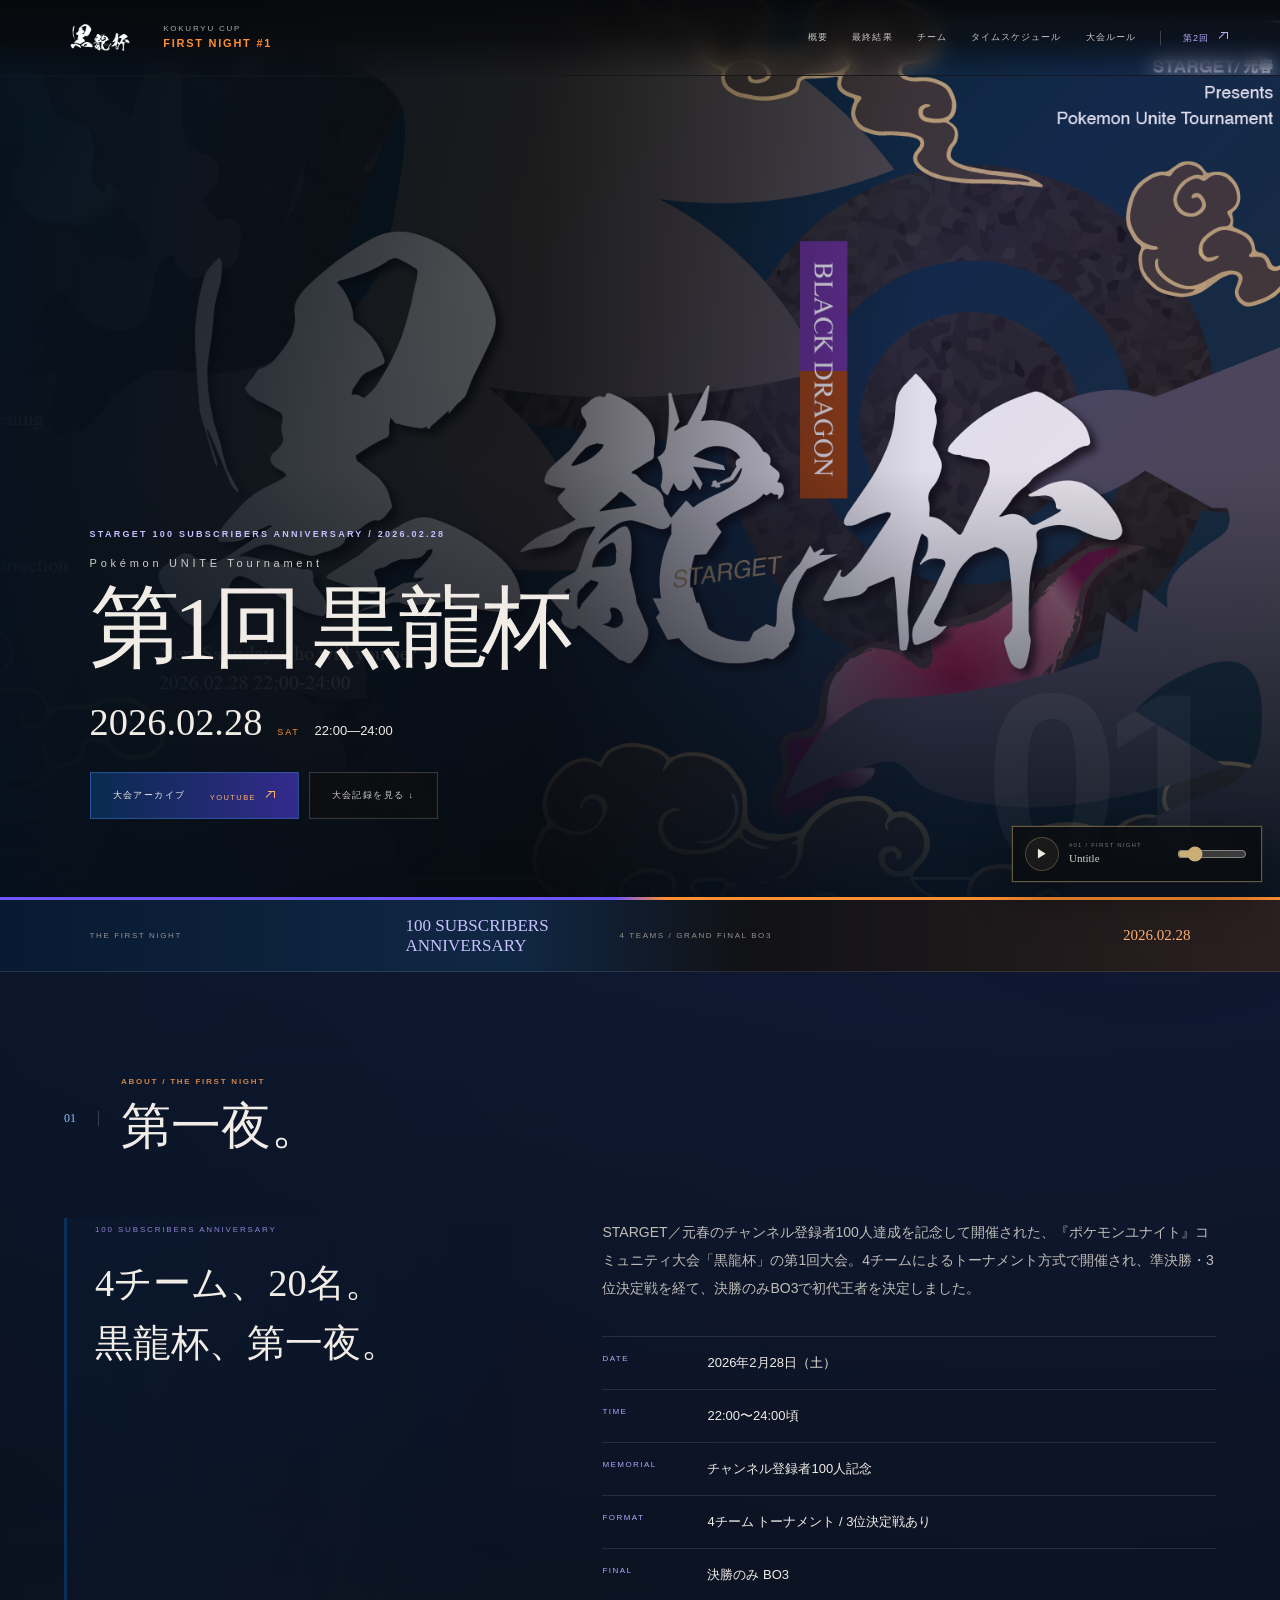
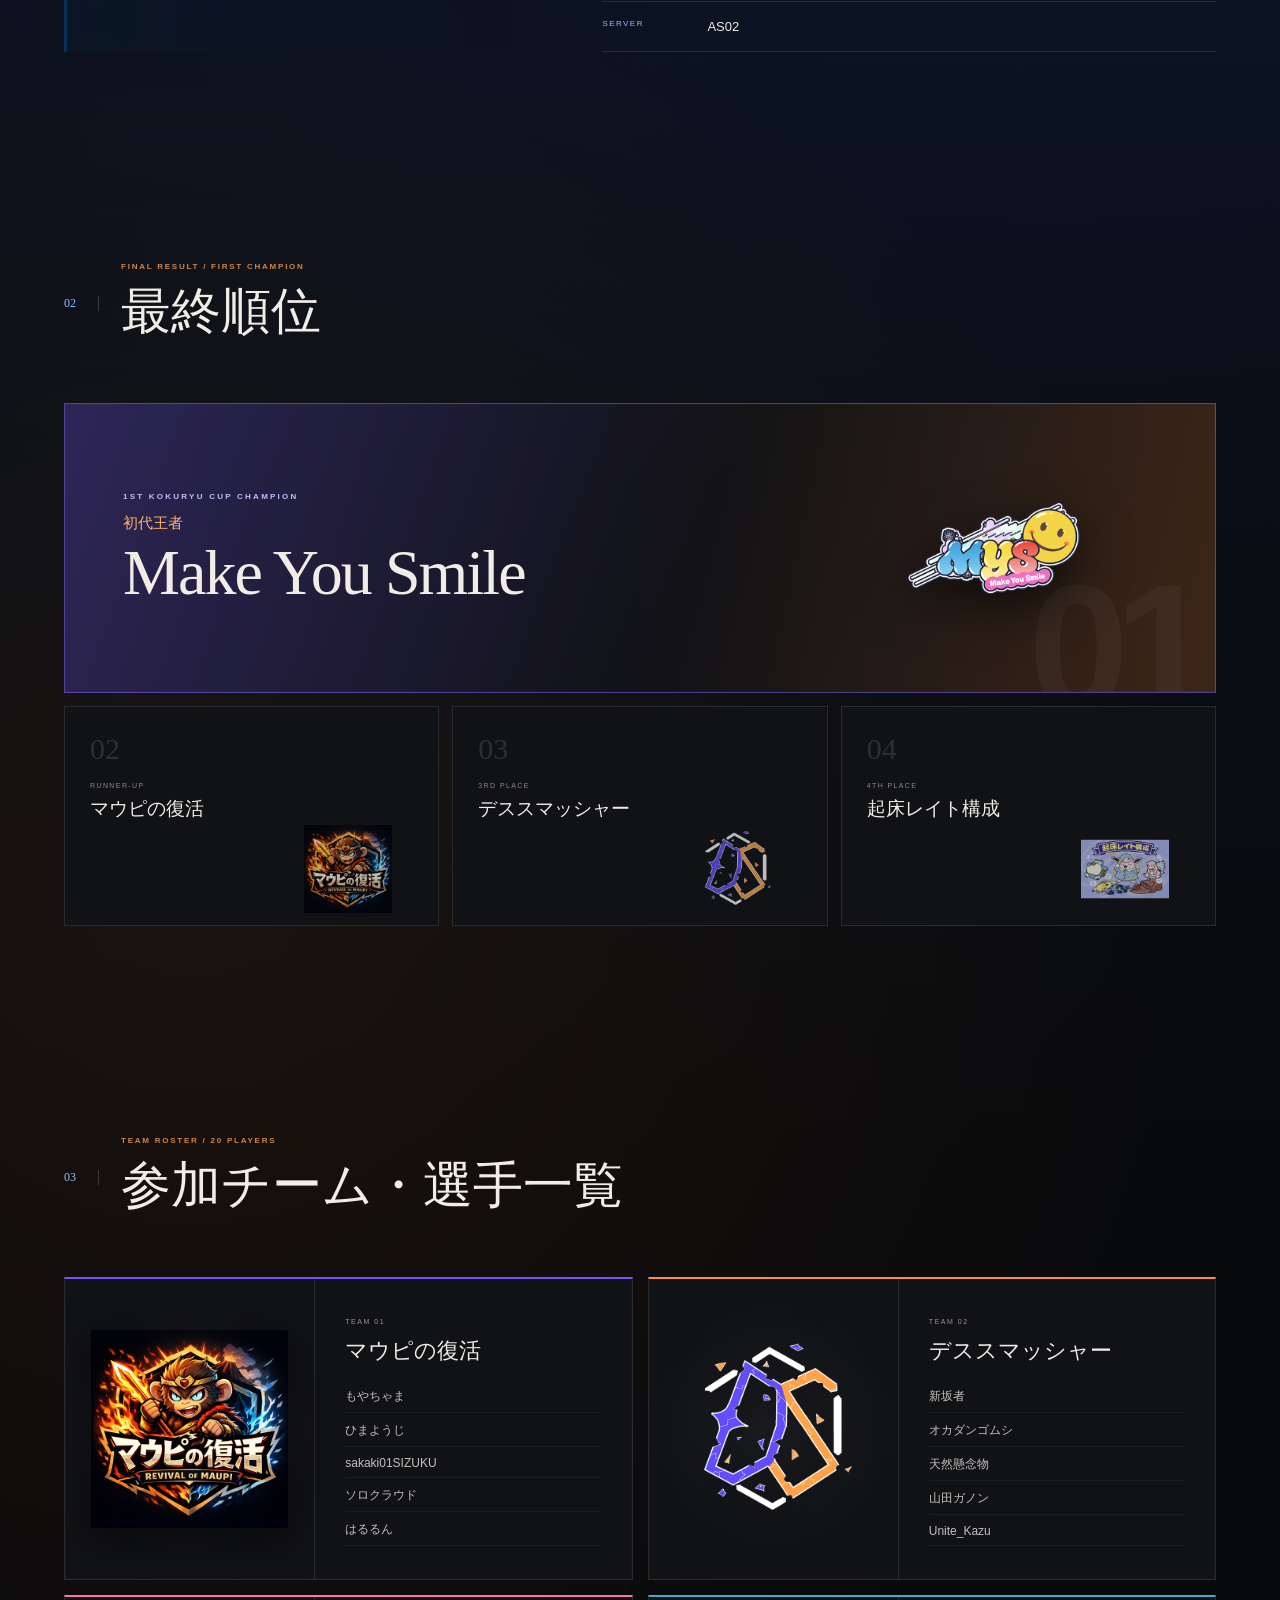
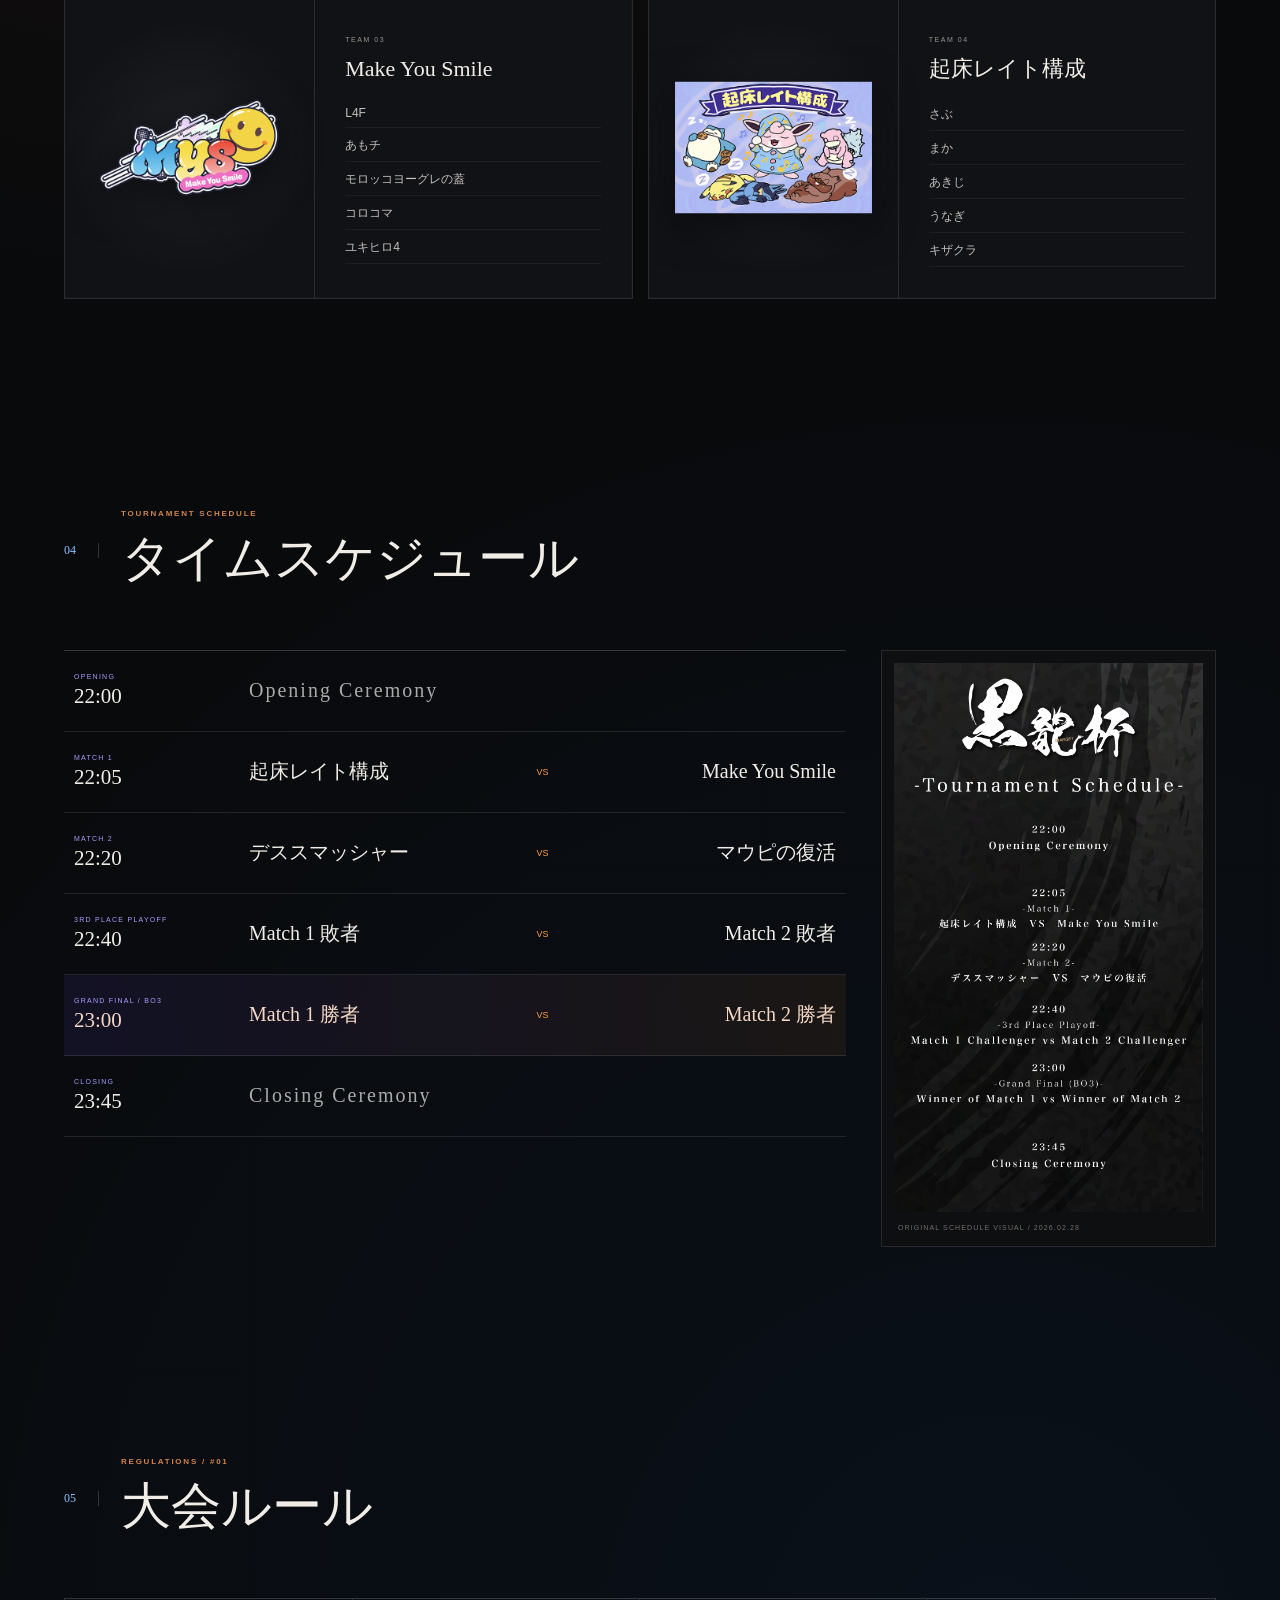
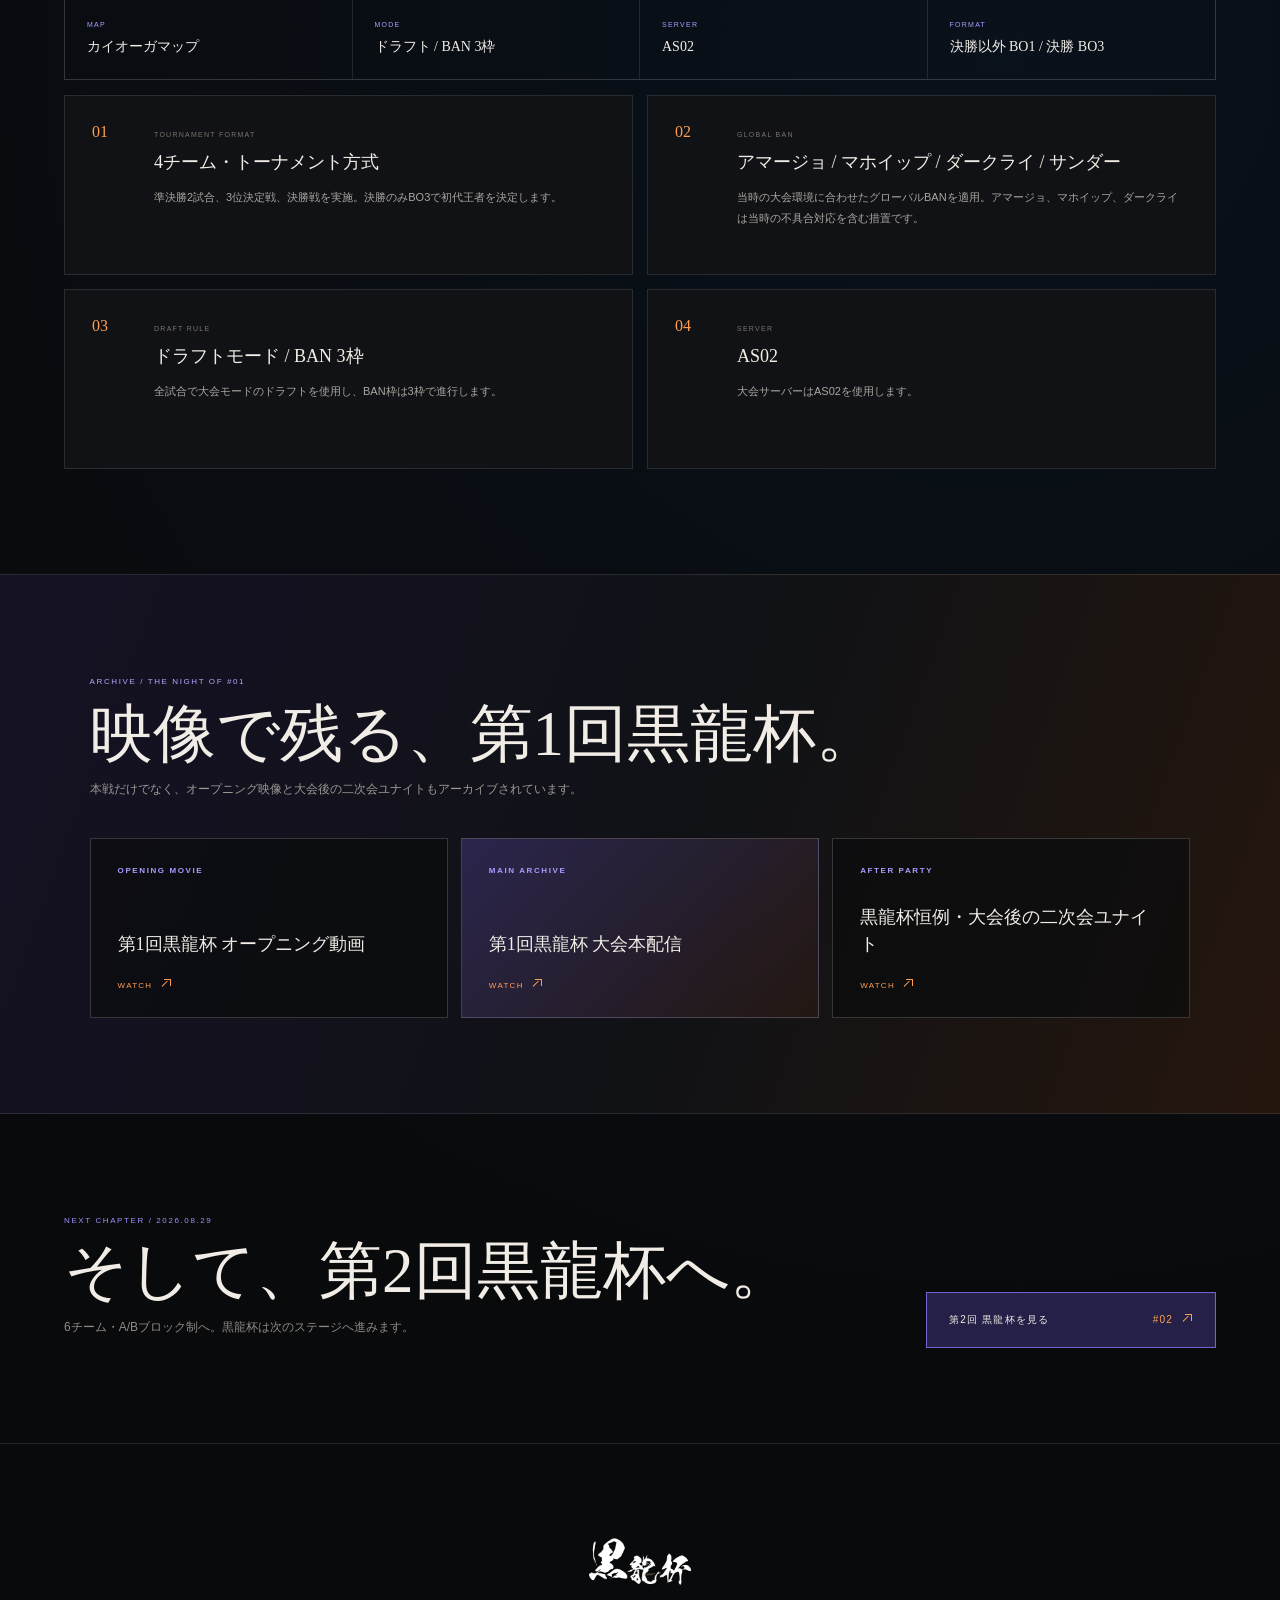
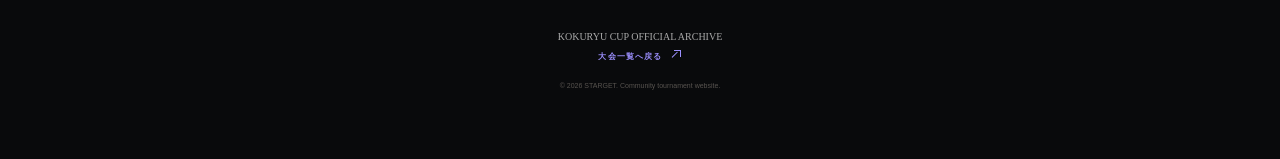
<file: cup01/index.html>
<!doctype html>
<html lang="ja">
<head>
  <meta charset="utf-8">
  <script src="../analytics.js"></script>
  <meta name="viewport" content="width=device-width,initial-scale=1">
  <meta name="description" content="2026年2月28日開催。ポケモンユナイト 第1回 黒龍杯の最終結果・参加チーム・大会形式・ルール・タイムスケジュール・配信アーカイブ。">
  <title>第1回 黒龍杯｜STARGET / 元春</title>
  <link rel="stylesheet" href="style.css">
  <link rel="stylesheet" href="../shared-ui.css">
</head>
<body>
<main>
  <header>
    <a class="brand" href="../index.html" aria-label="黒龍杯トップへ">
      <img src="images/kokuryu-logo.png" alt="黒龍杯">
      <span>KOKURYU CUP<br><b>FIRST NIGHT #1</b></span>
    </a>
    <nav>
      <a href="#about">概要</a>
      <a href="#results">最終結果</a>
      <a href="#teams">チーム</a>
      <a href="#schedule">タイムスケジュール</a>
      <a href="#rules">大会ルール</a>
      <a class="nextCup" href="../cup02/index.html">第2回 <span class="extIcon" aria-hidden="true"></span></a>
    </nav>
  </header>

  <section class="hero" id="top">
    <img src="images/main-visual.png" alt="第1回 黒龍杯 メインビジュアル">
    <div class="heroOverlay"></div>
    <div class="edition">01</div>
    <div class="heroText">
      <p class="eyebrow">STARGET 100 SUBSCRIBERS ANNIVERSARY / 2026.02.28</p>
      <h1><small>Pokémon UNITE Tournament</small>第1回 黒龍杯</h1>
      <div class="heroMeta">
        <strong>2026.02.28</strong>
        <span>SAT</span>
        <em>22:00—24:00</em>
      </div>
      <div class="heroActions">
        <a class="button primary" href="https://www.youtube.com/live/O8pzAQ5S2wA?si=xfdmjp-Vtlb8o1IK" target="_blank" rel="noreferrer">大会アーカイブ <small>YOUTUBE <span class="extIcon" aria-hidden="true"></span></small></a>
        <a class="button ghost" href="#results">大会記録を見る ↓</a>
      </div>
    </div>
  </section>

  <section class="originStrip" aria-label="第1回大会の概要">
    <span>THE FIRST NIGHT</span><b>100 SUBSCRIBERS ANNIVERSARY</b><i>4 TEAMS / GRAND FINAL BO3</i><strong>2026.02.28</strong>
  </section>

  <section class="section" id="about">
    <div class="title">
      <b>01</b>
      <div><small>ABOUT / THE FIRST NIGHT</small><h2>第一夜。</h2></div>
    </div>
    <div class="about">
      <div class="statement">
        <small>100 SUBSCRIBERS ANNIVERSARY</small>
        <p>4チーム、20名。<br>黒龍杯、第一夜。</p>
      </div>
      <div class="aboutBody">
        <p>STARGET／元春のチャンネル登録者100人達成を記念して開催された、『ポケモンユナイト』コミュニティ大会「黒龍杯」の第1回大会。4チームによるトーナメント方式で開催され、準決勝・3位決定戦を経て、決勝のみBO3で初代王者を決定しました。</p>
        <dl>
          <div><dt>DATE</dt><dd>2026年2月28日（土）</dd></div>
          <div><dt>TIME</dt><dd>22:00〜24:00頃</dd></div>
          <div><dt>MEMORIAL</dt><dd>チャンネル登録者100人記念</dd></div>
          <div><dt>FORMAT</dt><dd>4チーム トーナメント / 3位決定戦あり</dd></div>
          <div><dt>FINAL</dt><dd>決勝のみ BO3</dd></div>
          <div><dt>SERVER</dt><dd>AS02</dd></div>
        </dl>
      </div>
    </div>
  </section>

  <section class="section resultsSection" id="results">
    <div class="title">
      <b>02</b>
      <div><small>FINAL RESULT / FIRST CHAMPION</small><h2>最終順位</h2></div>
    </div>
    <article class="champion">
      <div class="championCopy">
        <small>1ST KOKURYU CUP CHAMPION</small>
        <span>初代王者</span>
        <h3>Make You Smile</h3>
      </div>
      <img src="images/team-mys.png" alt="Make You Smile ロゴ">
      <b class="championNo">01</b>
    </article>
    <div class="ranking">
      <article><b>02</b><small>RUNNER-UP</small><h3>マウピの復活</h3><img src="images/team-maupi.png" alt="マウピの復活 ロゴ"></article>
      <article><b>03</b><small>3RD PLACE</small><h3>デススマッシャー</h3><img src="images/team-ds.png" alt="デススマッシャー ロゴ"></article>
      <article><b>04</b><small>4TH PLACE</small><h3>起床レイト構成</h3><img src="images/team-zzz.png" alt="起床レイト構成 ロゴ"></article>
    </div>
  </section>

  <section class="section" id="teams">
    <div class="title">
      <b>03</b>
      <div><small>TEAM ROSTER / 20 PLAYERS</small><h2>参加チーム・選手一覧</h2></div>
    </div>
    <div class="teamGrid">
      <article class="teamCard purple">
        <div class="logoWrap"><img src="images/team-maupi.png" alt="マウピの復活 ロゴ"></div>
        <div class="teamCopy"><small>TEAM 01</small><h3>マウピの復活</h3><ul><li>もやちゃま</li><li>ひまようじ</li><li>sakaki01SIZUKU</li><li>ソロクラウド</li><li>はるるん</li></ul></div>
      </article>
      <article class="teamCard orange">
        <div class="logoWrap"><img src="images/team-ds.png" alt="デススマッシャー ロゴ"></div>
        <div class="teamCopy"><small>TEAM 02</small><h3>デススマッシャー</h3><ul><li>新坂者</li><li>オカダンゴムシ</li><li>天然懸念物</li><li>山田ガノン</li><li>Unite_Kazu</li></ul></div>
      </article>
      <article class="teamCard pink">
        <div class="logoWrap"><img src="images/team-mys.png" alt="Make You Smile ロゴ"></div>
        <div class="teamCopy"><small>TEAM 03</small><h3>Make You Smile</h3><ul><li>L4F</li><li>あもチ</li><li>モロッコヨーグレの蓋</li><li>コロコマ</li><li>ユキヒロ4</li></ul></div>
      </article>
      <article class="teamCard blue">
        <div class="logoWrap"><img src="images/team-zzz.png" alt="起床レイト構成 ロゴ"></div>
        <div class="teamCopy"><small>TEAM 04</small><h3>起床レイト構成</h3><ul><li>さぶ</li><li>まか</li><li>あきじ</li><li>うなぎ</li><li>キザクラ</li></ul></div>
      </article>
    </div>
  </section>

  <section class="section scheduleSection" id="schedule">
    <div class="title">
      <b>04</b>
      <div><small>TOURNAMENT SCHEDULE</small><h2>タイムスケジュール</h2></div>
    </div>
    <div class="scheduleLayout">
      <div class="schedule">
        <article class="ceremony"><div><small>OPENING</small><strong>22:00</strong></div><p>Opening Ceremony</p></article>
        <article><div><small>MATCH 1</small><strong>22:05</strong></div><p><span>起床レイト構成</span><b>VS</b><span>Make You Smile</span></p></article>
        <article><div><small>MATCH 2</small><strong>22:20</strong></div><p><span>デススマッシャー</span><b>VS</b><span>マウピの復活</span></p></article>
        <article><div><small>3RD PLACE PLAYOFF</small><strong>22:40</strong></div><p><span>Match 1 敗者</span><b>VS</b><span>Match 2 敗者</span></p></article>
        <article class="final"><div><small>GRAND FINAL / BO3</small><strong>23:00</strong></div><p><span>Match 1 勝者</span><b>VS</b><span>Match 2 勝者</span></p></article>
        <article class="ceremony"><div><small>CLOSING</small><strong>23:45</strong></div><p>Closing Ceremony</p></article>
      </div>
      <figure class="originalSchedule">
        <img src="images/schedule-original.png" alt="第1回黒龍杯 当時のタイムスケジュール">
        <figcaption>ORIGINAL SCHEDULE VISUAL / 2026.02.28</figcaption>
      </figure>
    </div>
  </section>

  <section class="section" id="rules">
    <div class="title">
      <b>05</b>
      <div><small>REGULATIONS / #01</small><h2>大会ルール</h2></div>
    </div>
    <div class="facts">
      <div><small>MAP</small><b>カイオーガマップ</b></div>
      <div><small>MODE</small><b>ドラフト / BAN 3枠</b></div>
      <div><small>SERVER</small><b>AS02</b></div>
      <div><small>FORMAT</small><b>決勝以外 BO1 / 決勝 BO3</b></div>
    </div>
    <div class="rulesGrid">
      <article><span>01</span><div><small>TOURNAMENT FORMAT</small><h3>4チーム・トーナメント方式</h3><p>準決勝2試合、3位決定戦、決勝戦を実施。決勝のみBO3で初代王者を決定します。</p></div></article>
      <article><span>02</span><div><small>GLOBAL BAN</small><h3>アマージョ / マホイップ / ダークライ / サンダー</h3><p>当時の大会環境に合わせたグローバルBANを適用。アマージョ、マホイップ、ダークライは当時の不具合対応を含む措置です。</p></div></article>
      <article><span>03</span><div><small>DRAFT RULE</small><h3>ドラフトモード / BAN 3枠</h3><p>全試合で大会モードのドラフトを使用し、BAN枠は3枠で進行します。</p></div></article>
      <article><span>04</span><div><small>SERVER</small><h3>AS02</h3><p>大会サーバーはAS02を使用します。</p></div></article>
    </div>
  </section>

  <section class="media" id="media">
    <div class="mediaIntro">
      <small>ARCHIVE / THE NIGHT OF #01</small>
      <h2>映像で残る、第1回黒龍杯。</h2>
      <p>本戦だけでなく、オープニング映像と大会後の二次会ユナイトもアーカイブされています。</p>
    </div>
    <div class="mediaGrid">
      <a href="https://youtu.be/jjrYiZsbRvA?si=n23_sO0033v0Rc4g" target="_blank" rel="noreferrer"><b>OPENING MOVIE</b><span>第1回黒龍杯 オープニング動画</span><em>WATCH <span class="extIcon" aria-hidden="true"></span></em></a>
      <a class="mainArchive" href="https://www.youtube.com/live/O8pzAQ5S2wA?si=xfdmjp-Vtlb8o1IK" target="_blank" rel="noreferrer"><b>MAIN ARCHIVE</b><span>第1回黒龍杯 大会本配信</span><em>WATCH <span class="extIcon" aria-hidden="true"></span></em></a>
      <a href="https://www.youtube.com/live/pNDfLzVhMNU?si=sxX1GuhkRXhd2pHi" target="_blank" rel="noreferrer"><b>AFTER PARTY</b><span>黒龍杯恒例・大会後の二次会ユナイト</span><em>WATCH <span class="extIcon" aria-hidden="true"></span></em></a>
    </div>
  </section>

  <section class="nextTournament">
    <div>
      <small>NEXT CHAPTER / 2026.08.29</small>
      <h2>そして、第2回黒龍杯へ。</h2>
      <p>6チーム・A/Bブロック制へ。黒龍杯は次のステージへ進みます。</p>
    </div>
    <a href="../cup02/index.html">第2回 黒龍杯を見る <span>#02 <span class="extIcon" aria-hidden="true"></span></span></a>
  </section>

  <footer>
    <a href="../index.html"><img src="images/kokuryu-logo.png" alt="黒龍杯"><p>KOKURYU CUP OFFICIAL ARCHIVE</p><b>大会一覧へ戻る <span class="extIcon" aria-hidden="true"></span></b></a>
    <small>© 2026 STARGET. Community tournament website.</small>
  </footer>
</main>
<script src="../motion.js"></script>
<script>window.KOKURYU_BGM={label:"#01 / FIRST NIGHT",tracks:[{src:"../audio/untitle-cup01.mp3",title:"Untitle",gain:1.0}]};</script>
<script src="../audio-player.js"></script>
</body>
</html>
</file>
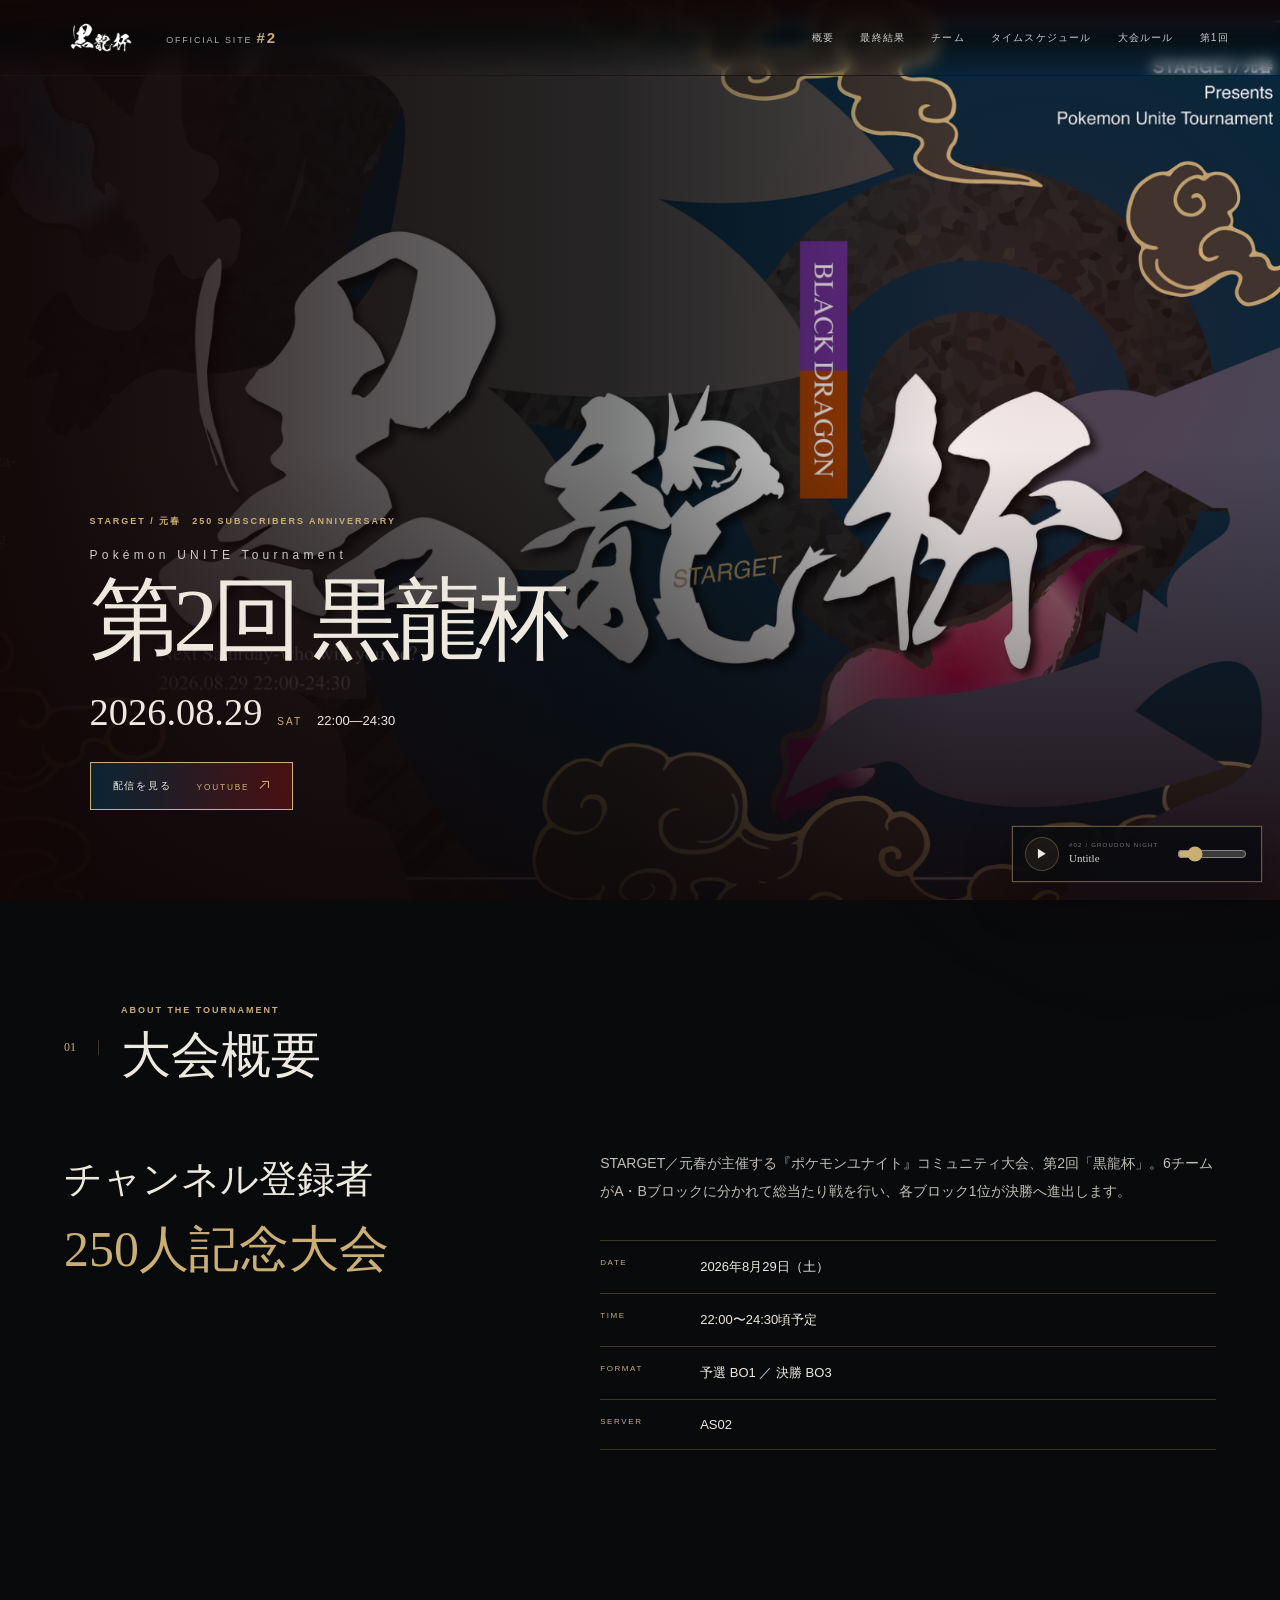
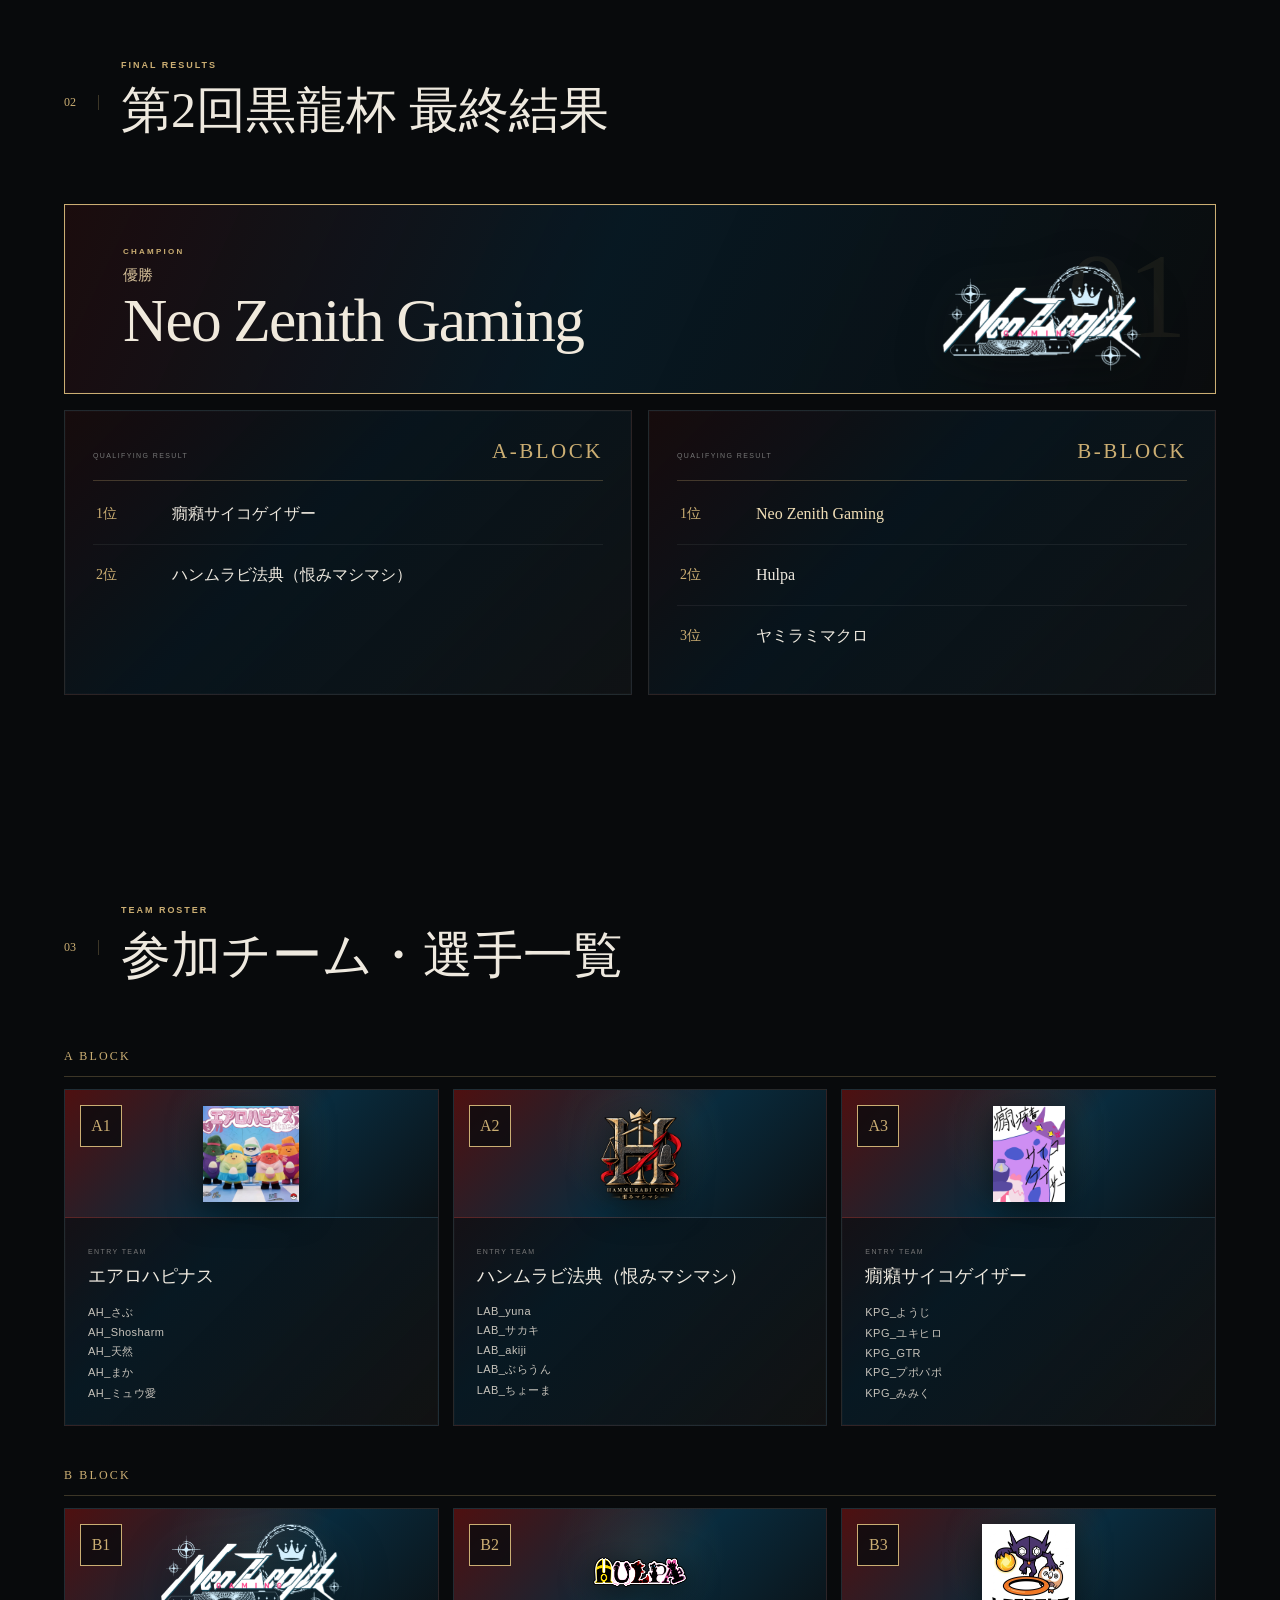
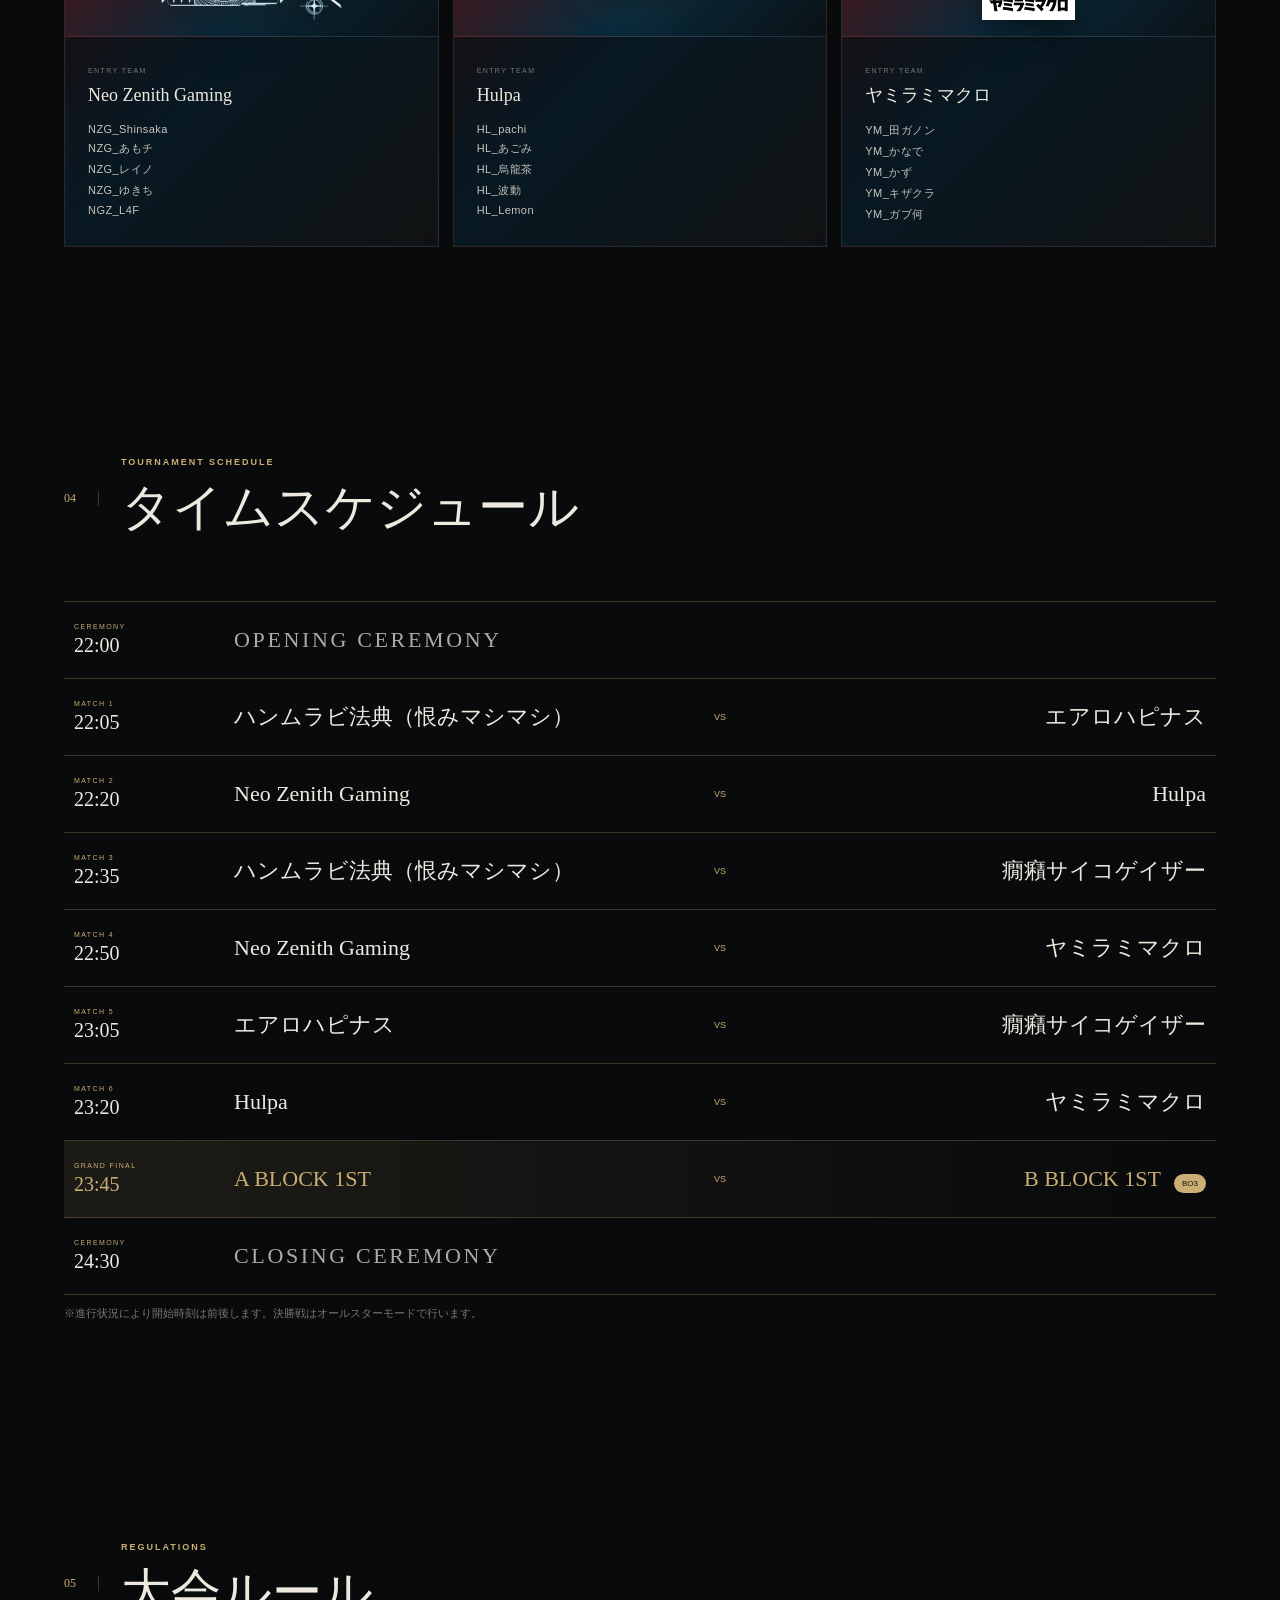
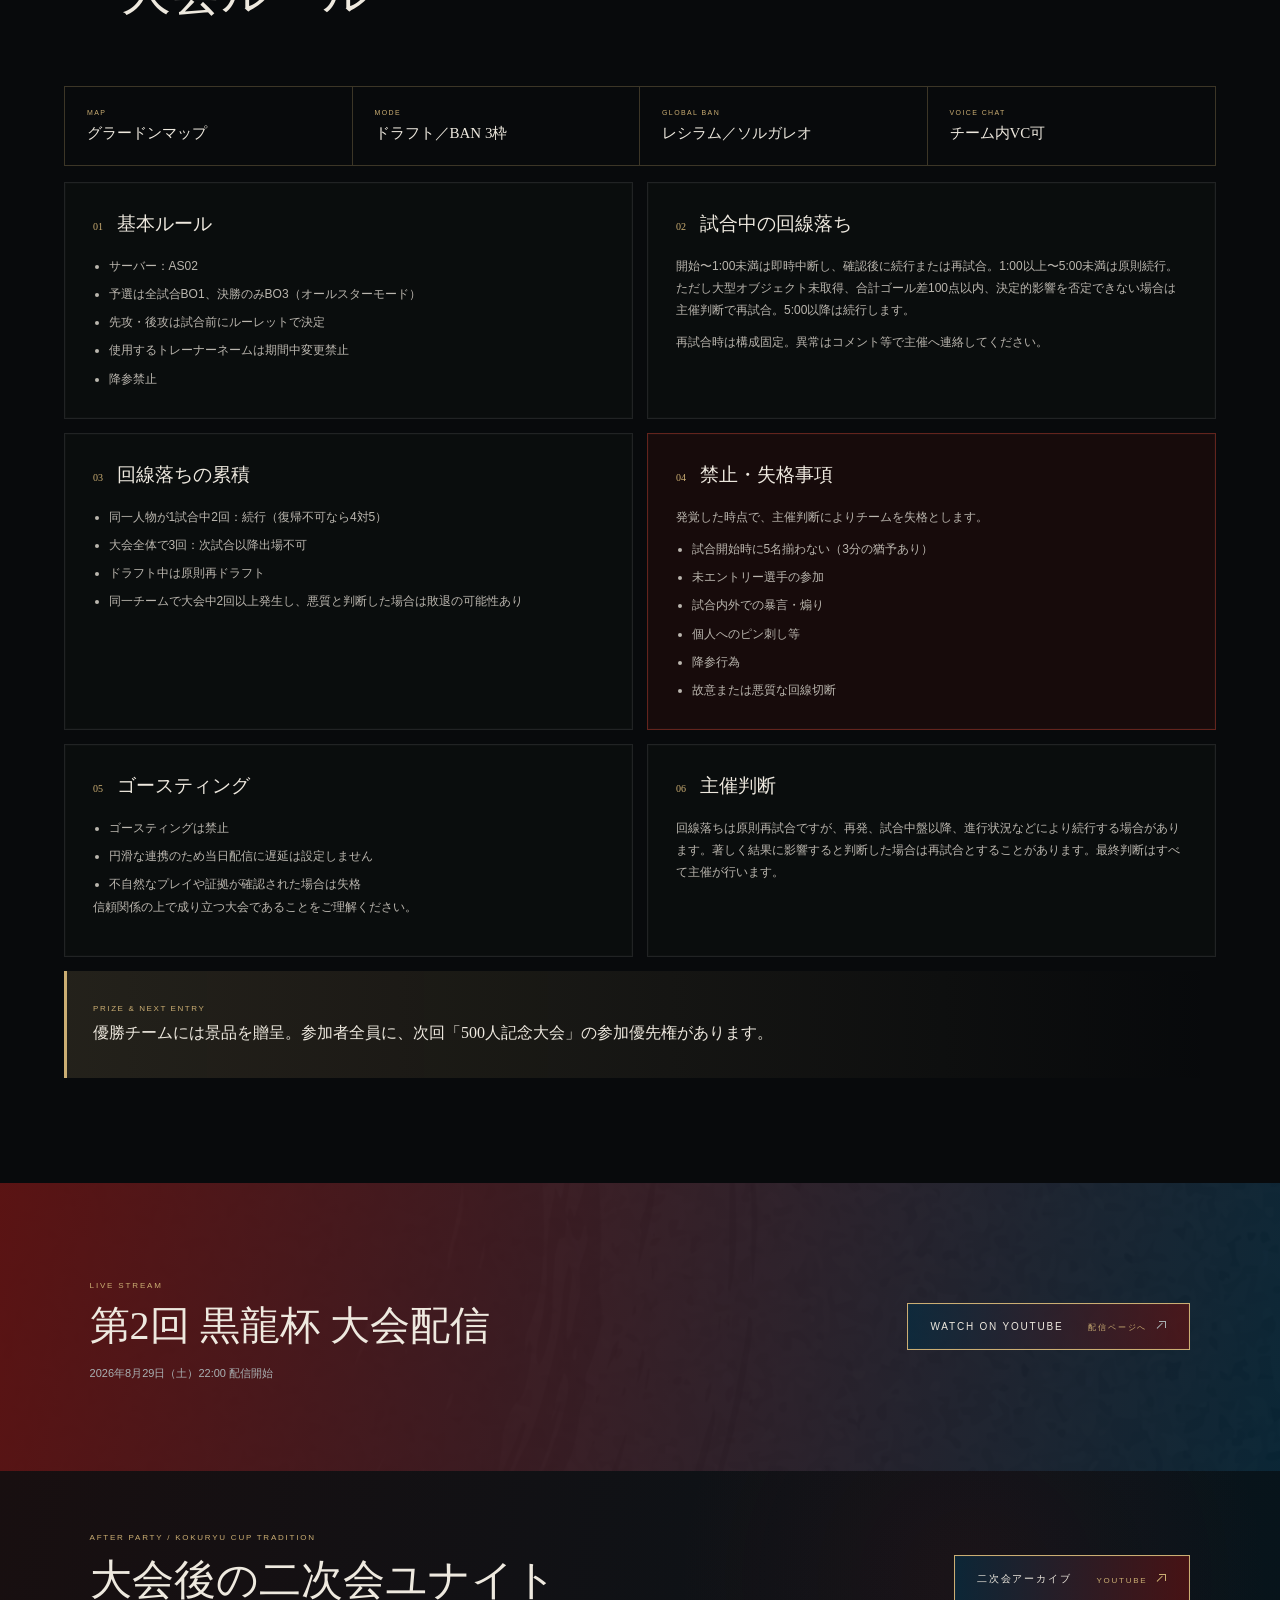
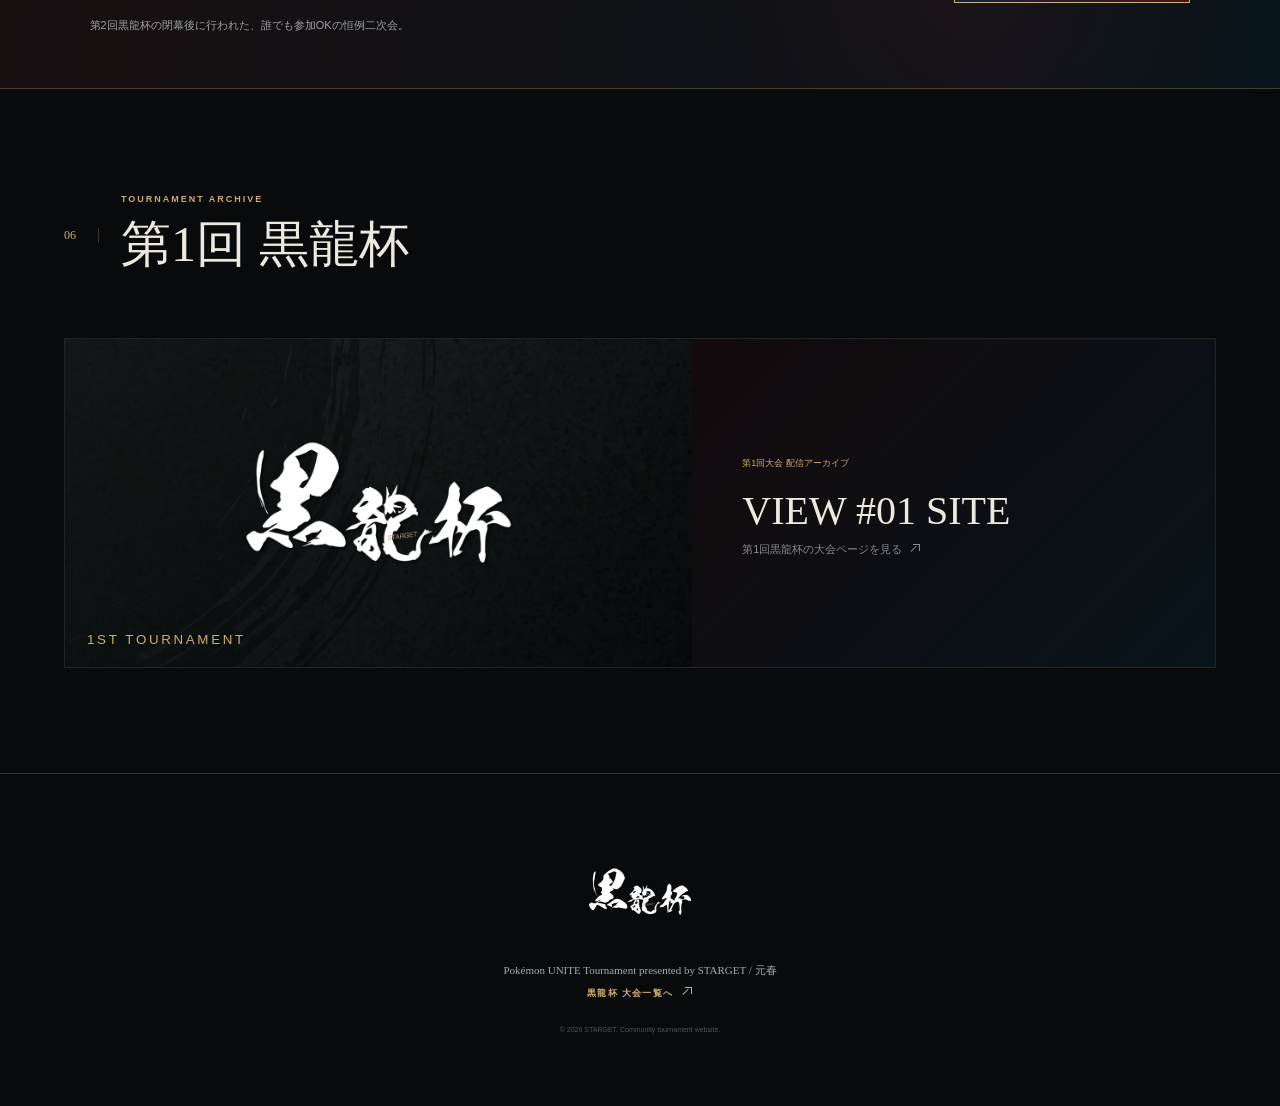
<file: cup02/index.html>
<!DOCTYPE html>

<html lang="ja">
<head>
<script src="../analytics.js"></script>
<meta charset="utf-8"/>
<meta content="width=device-width,initial-scale=1" name="viewport"/>
<meta content="2026年8月29日開催。ポケモンユナイト 第2回 黒龍杯の最終結果・大会概要・ルール・参加チーム・タイムスケジュール。" name="description"/>
<title>第2回 黒龍杯｜STARGET / 元春</title>
<link href="style.css" rel="stylesheet"/>
<link href="../shared-ui.css" rel="stylesheet"/>
</head>
<body><main><header><a href="../index.html"><img alt="黒龍杯" src="images/kokuryu-logo.png"/><span>OFFICIAL SITE <b>#2</b></span></a><nav><a href="#about">概要</a><a href="#results">最終結果</a><a href="#teams">チーム</a><a href="#schedule">タイムスケジュール</a><a href="#rules">大会ルール</a><a href="../cup01/index.html">第1回</a></nav></header><section class="hero" id="top"><img alt="第2回 黒龍杯 メインビジュアル" src="images/main-visual.png"/><div class="shade"></div><div class="heroText"><p>STARGET / 元春　250 SUBSCRIBERS ANNIVERSARY</p><h1><small>Pokémon UNITE Tournament</small>第2回 黒龍杯</h1><div class="date"><strong>2026.08.29</strong><span>SAT</span><em>22:00—24:30</em></div><a class="button" href="https://www.youtube.com/live/6pAwxB7XsbE?si=rRWarfAHwXtu6f40" rel="noreferrer" target="_blank">配信を見る <small>YOUTUBE <span class="extIcon" aria-hidden="true"></span></small></a></div></section><section class="section" id="about"><div class="title"><b>01</b><div><small>ABOUT THE TOURNAMENT</small><h2>大会概要</h2></div></div><div class="about"><p>チャンネル登録者<br/><strong>250人記念大会</strong></p><div><p>STARGET／元春が主催する『ポケモンユナイト』コミュニティ大会、第2回「黒龍杯」。6チームがA・Bブロックに分かれて総当たり戦を行い、各ブロック1位が決勝へ進出します。</p><dl><div><dt>DATE</dt><dd>2026年8月29日（土）</dd></div><div><dt>TIME</dt><dd>22:00〜24:30頃予定</dd></div><div><dt>FORMAT</dt><dd>予選 BO1 ／ 決勝 BO3</dd></div><div><dt>SERVER</dt><dd>AS02</dd></div></dl></div></div></section><section class="section resultsSection" id="results"><div class="title"><b>02</b><div><small>FINAL RESULTS</small><h2>第2回黒龍杯 最終結果</h2></div></div><div class="champion"><small>CHAMPION</small><span>優勝</span><h3>Neo Zenith Gaming</h3><img alt="Neo Zenith Gaming ロゴ" class="championLogo" src="images/team-nzg-animated.gif"/></div><div class="resultsGrid"><article class="resultBlock"><div class="resultHead"><small>QUALIFYING RESULT</small><h3>A-BLOCK</h3></div><ol><li><b>1位</b><span>癇癪サイコゲイザー</span></li><li><b>2位</b><span>ハンムラビ法典（恨みマシマシ）</span></li></ol></article><article class="resultBlock"><div class="resultHead"><small>QUALIFYING RESULT</small><h3>B-BLOCK</h3></div><ol><li class="winner"><b>1位</b><span>Neo Zenith Gaming</span></li><li><b>2位</b><span>Hulpa</span></li><li><b>3位</b><span>ヤミラミマクロ</span></li></ol></article></div></section><section class="section" id="teams"><div class="title"><b>03</b><div><small>TEAM ROSTER</small><h2>参加チーム・選手一覧</h2></div></div><div><h3 class="block">A BLOCK</h3><div class="teamGrid"><article class="team"><div class="teamTop"><b>A1</b><div class="teamLogo"><img alt="エアロハピナス ロゴ" src="images/team-aero-happiness.png"/></div></div><div><small>ENTRY TEAM</small><h3>エアロハピナス</h3><ul><li>AH_さぶ</li><li>AH_Shosharm</li><li>AH_天然</li><li>AH_まか</li><li>AH_ミュウ愛</li></ul></div></article><article class="team"><div class="teamTop"><b>A2</b><div class="teamLogo"><img alt="ハンムラビ法典（恨みマシマシ） ロゴ" src="images/team-hammurabi.png"/></div></div><div><small>ENTRY TEAM</small><h3>ハンムラビ法典（恨みマシマシ）</h3><ul><li>LAB_yuna</li><li>LAB_サカキ</li><li>LAB_akiji</li><li>LAB_ぶらうん</li><li>LAB_ちょーま</li></ul></div></article><article class="team"><div class="teamTop"><b>A3</b><div class="teamLogo"><img alt="癇癪サイコゲイザー ロゴ" src="images/team-kpg.png"/></div></div><div><small>ENTRY TEAM</small><h3>癇癪サイコゲイザー</h3><ul><li>KPG_ようじ</li><li>KPG_ユキヒロ</li><li>KPG_GTR</li><li>KPG_プポパポ</li><li>KPG_みみく</li></ul></div></article></div></div><div><h3 class="block">B BLOCK</h3><div class="teamGrid"><article class="team"><div class="teamTop"><b>B1</b><div class="teamLogo"><img alt="Neo Zenith Gaming ロゴ" src="images/team-nzg-animated.gif"/></div></div><div><small>ENTRY TEAM</small><h3>Neo Zenith Gaming</h3><ul><li>NZG_Shinsaka</li><li>NZG_あもチ</li><li>NZG_レイノ</li><li>NZG_ゆきち</li><li>NGZ_L4F</li></ul></div></article><article class="team"><div class="teamTop"><b>B2</b><div class="teamLogo"><img alt="Hulpa ロゴ" src="images/team-hulpa.png"/></div></div><div><small>ENTRY TEAM</small><h3>Hulpa</h3><ul><li>HL_pachi</li><li>HL_あごみ</li><li>HL_烏龍茶</li><li>HL_波動</li><li>HL_Lemon</li></ul></div></article><article class="team"><div class="teamTop"><b>B3</b><div class="teamLogo"><img alt="ヤミラミマクロ ロゴ" src="images/team-yami.jpg"/></div></div><div><small>ENTRY TEAM</small><h3>ヤミラミマクロ</h3><ul><li>YM_田ガノン</li><li>YM_かなで</li><li>YM_かず</li><li>YM_キザクラ</li><li>YM_ガブ何</li></ul></div></article></div></div></section><section class="section" id="schedule"><div class="title"><b>04</b><div><small>TOURNAMENT SCHEDULE</small><h2>タイムスケジュール</h2></div></div><div class="schedule"><article class="ceremony"><div><small>CEREMONY</small><strong>22:00</strong></div><p><span>OPENING CEREMONY</span></p></article><article><div><small>MATCH 1</small><strong>22:05</strong></div><p><span>ハンムラビ法典（恨みマシマシ）</span><b>VS</b><span>エアロハピナス</span></p></article><article><div><small>MATCH 2</small><strong>22:20</strong></div><p><span>Neo Zenith Gaming</span><b>VS</b><span>Hulpa</span></p></article><article><div><small>MATCH 3</small><strong>22:35</strong></div><p><span>ハンムラビ法典（恨みマシマシ）</span><b>VS</b><span>癇癪サイコゲイザー</span></p></article><article><div><small>MATCH 4</small><strong>22:50</strong></div><p><span>Neo Zenith Gaming</span><b>VS</b><span>ヤミラミマクロ</span></p></article><article><div><small>MATCH 5</small><strong>23:05</strong></div><p><span>エアロハピナス</span><b>VS</b><span>癇癪サイコゲイザー</span></p></article><article><div><small>MATCH 6</small><strong>23:20</strong></div><p><span>Hulpa</span><b>VS</b><span>ヤミラミマクロ</span></p></article><article class="final"><div><small>GRAND FINAL</small><strong>23:45</strong></div><p><span>A BLOCK 1ST</span><b>VS</b><span>B BLOCK 1ST <em>BO3</em></span></p></article><article class="ceremony"><div><small>CEREMONY</small><strong>24:30</strong></div><p><span>CLOSING CEREMONY</span></p></article></div><p class="note">※進行状況により開始時刻は前後します。決勝戦はオールスターモードで行います。</p></section><section class="section" id="rules"><div class="title"><b>05</b><div><small>REGULATIONS</small><h2>大会ルール</h2></div></div><div class="facts"><div><small>MAP</small><b>グラードンマップ</b></div><div><small>MODE</small><b>ドラフト／BAN 3枠</b></div><div><small>GLOBAL BAN</small><b>レシラム／ソルガレオ</b></div><div><small>VOICE CHAT</small><b>チーム内VC可</b></div></div><div class="rules"><article class="rule"><h3><i>01</i>基本ルール</h3><div><ul><li>サーバー：AS02</li><li>予選は全試合BO1、決勝のみBO3（オールスターモード）</li><li>先攻・後攻は試合前にルーレットで決定</li><li>使用するトレーナーネームは期間中変更禁止</li><li>降参禁止</li></ul></div></article><article class="rule"><h3><i>02</i>試合中の回線落ち</h3><div><p>開始〜1:00未満は即時中断し、確認後に続行または再試合。1:00以上〜5:00未満は原則続行。ただし大型オブジェクト未取得、合計ゴール差100点以内、決定的影響を否定できない場合は主催判断で再試合。5:00以降は続行します。</p><p>再試合時は構成固定。異常はコメント等で主催へ連絡してください。</p></div></article><article class="rule"><h3><i>03</i>回線落ちの累積</h3><div><ul><li>同一人物が1試合中2回：続行（復帰不可なら4対5）</li><li>大会全体で3回：次試合以降出場不可</li><li>ドラフト中は原則再ドラフト</li><li>同一チームで大会中2回以上発生し、悪質と判断した場合は敗退の可能性あり</li></ul></div></article><article class="rule danger"><h3><i>04</i>禁止・失格事項</h3><div><p>発覚した時点で、主催判断によりチームを失格とします。</p><ul><li>試合開始時に5名揃わない（3分の猶予あり）</li><li>未エントリー選手の参加</li><li>試合内外での暴言・煽り</li><li>個人へのピン刺し等</li><li>降参行為</li><li>故意または悪質な回線切断</li></ul></div></article><article class="rule"><h3><i>05</i>ゴースティング</h3><div><ul><li>ゴースティングは禁止</li><li>円滑な連携のため当日配信に遅延は設定しません</li><li>不自然なプレイや証拠が確認された場合は失格</li></ul><p>信頼関係の上で成り立つ大会であることをご理解ください。</p></div></article><article class="rule"><h3><i>06</i>主催判断</h3><div><p>回線落ちは原則再試合ですが、再発、試合中盤以降、進行状況などにより続行する場合があります。著しく結果に影響すると判断した場合は再試合とすることがあります。最終判断はすべて主催が行います。</p></div></article></div><div class="prize"><small>PRIZE &amp; NEXT ENTRY</small><p>優勝チームには景品を贈呈。参加者全員に、次回「500人記念大会」の参加優先権があります。</p></div></section><section class="stream" id="stream"><div><p>LIVE STREAM</p><h2>第2回 黒龍杯 大会配信</h2><span>2026年8月29日（土）22:00 配信開始</span></div><a class="button" href="https://www.youtube.com/live/6pAwxB7XsbE?si=rRWarfAHwXtu6f40" rel="noreferrer" target="_blank">WATCH ON YOUTUBE <small>配信ページへ <span class="extIcon" aria-hidden="true"></span></small></a></section><section class="afterParty"><div><small>AFTER PARTY / KOKURYU CUP TRADITION</small><h2>大会後の二次会ユナイト</h2><p>第2回黒龍杯の閉幕後に行われた、誰でも参加OKの恒例二次会。</p></div><a class="button" href="https://www.youtube.com/live/QYzcMi9oa4s?si=JiUxhgtpSSQgfn2M" rel="noreferrer" target="_blank">二次会アーカイブ <small>YOUTUBE <span class="extIcon" aria-hidden="true"></span></small></a></section><section class="section" id="archive"><div class="title"><b>06</b><div><small>TOURNAMENT ARCHIVE</small><h2>第1回 黒龍杯</h2></div></div><a class="archive" href="../cup01/index.html"><div><img alt="黒龍杯" src="images/kokuryu-logo.png"/><small>1ST TOURNAMENT</small></div><div><p>第1回大会 配信アーカイブ</p><h3>VIEW #01 SITE</h3><span>第1回黒龍杯の大会ページを見る <span class="extIcon" aria-hidden="true"></span></span></div></a></section><footer><a href="../index.html"><img alt="黒龍杯" src="images/kokuryu-logo.png"/><p>Pokémon UNITE Tournament presented by STARGET / 元春</p><b>黒龍杯 大会一覧へ <span class="extIcon" aria-hidden="true"></span></b></a><small>© 2026 STARGET. Community tournament website.</small></footer></main><script src="../motion.js"></script>
<script>window.KOKURYU_BGM={label:"#02 / GROUDON NIGHT",tracks:[{src:"../audio/untitle-cup02-01.mp3",title:"Untitle",gain:1.0},{src:"../audio/untitle-cup02-02.mp3",title:"Untitle",gain:.87},{src:"../audio/untitle-cup02-03.mp3",title:"Untitle",gain:.89},{src:"../audio/untitle-cup02-04.mp3",title:"Untitle",gain:.83}]};</script>
<script src="../audio-player.js"></script></body>
</html>
</file>
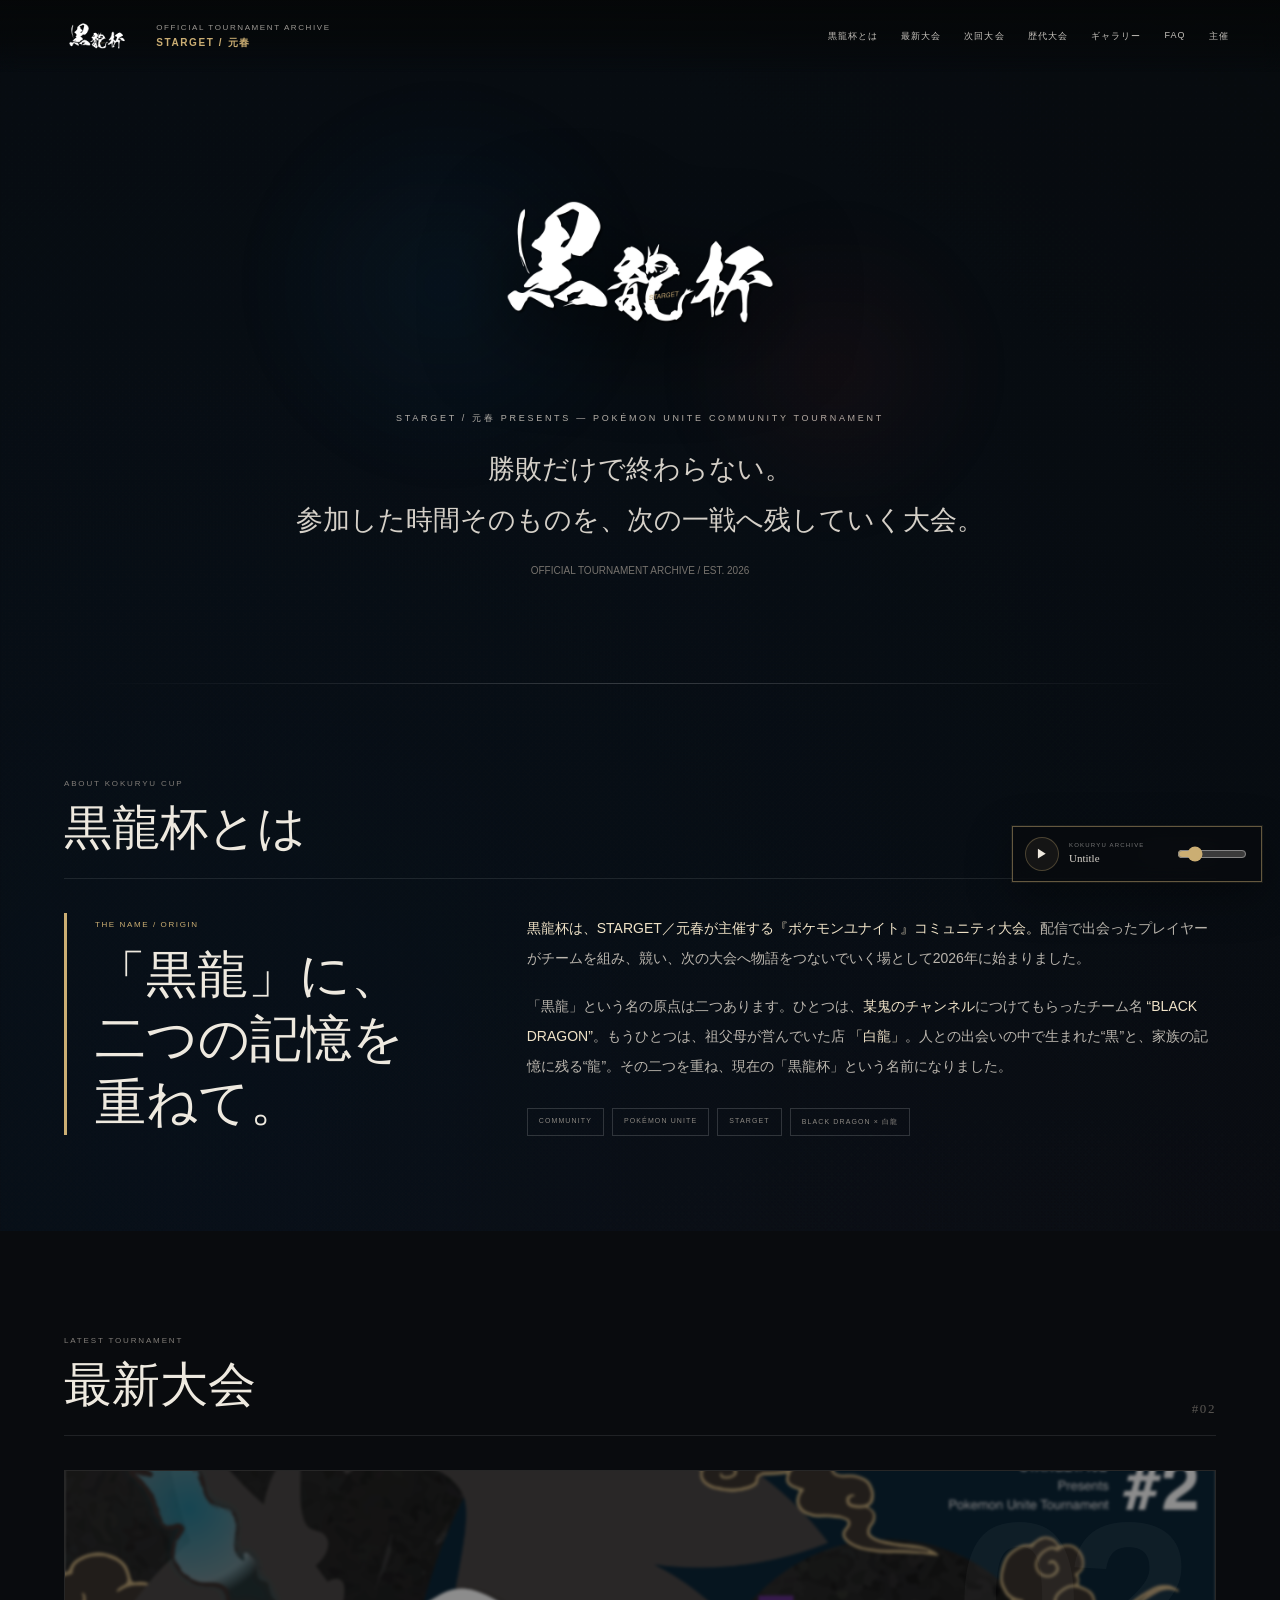
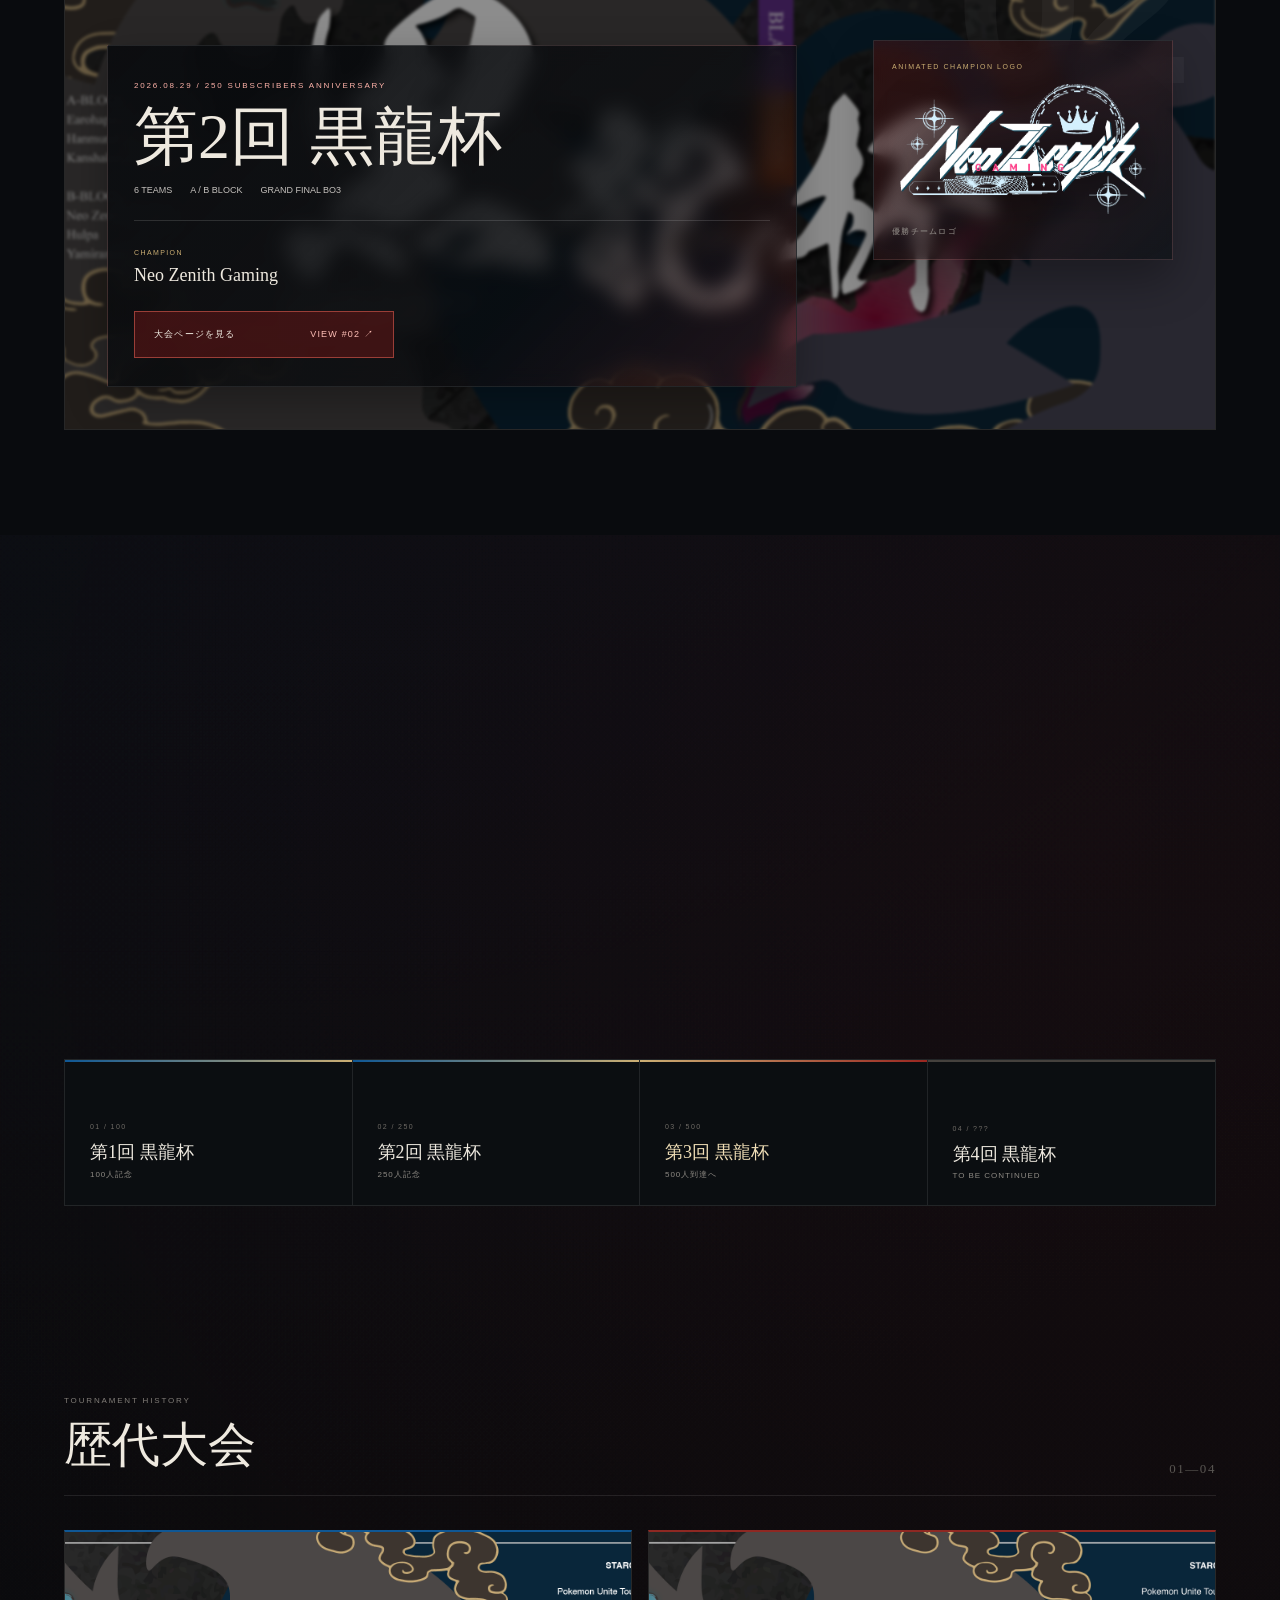
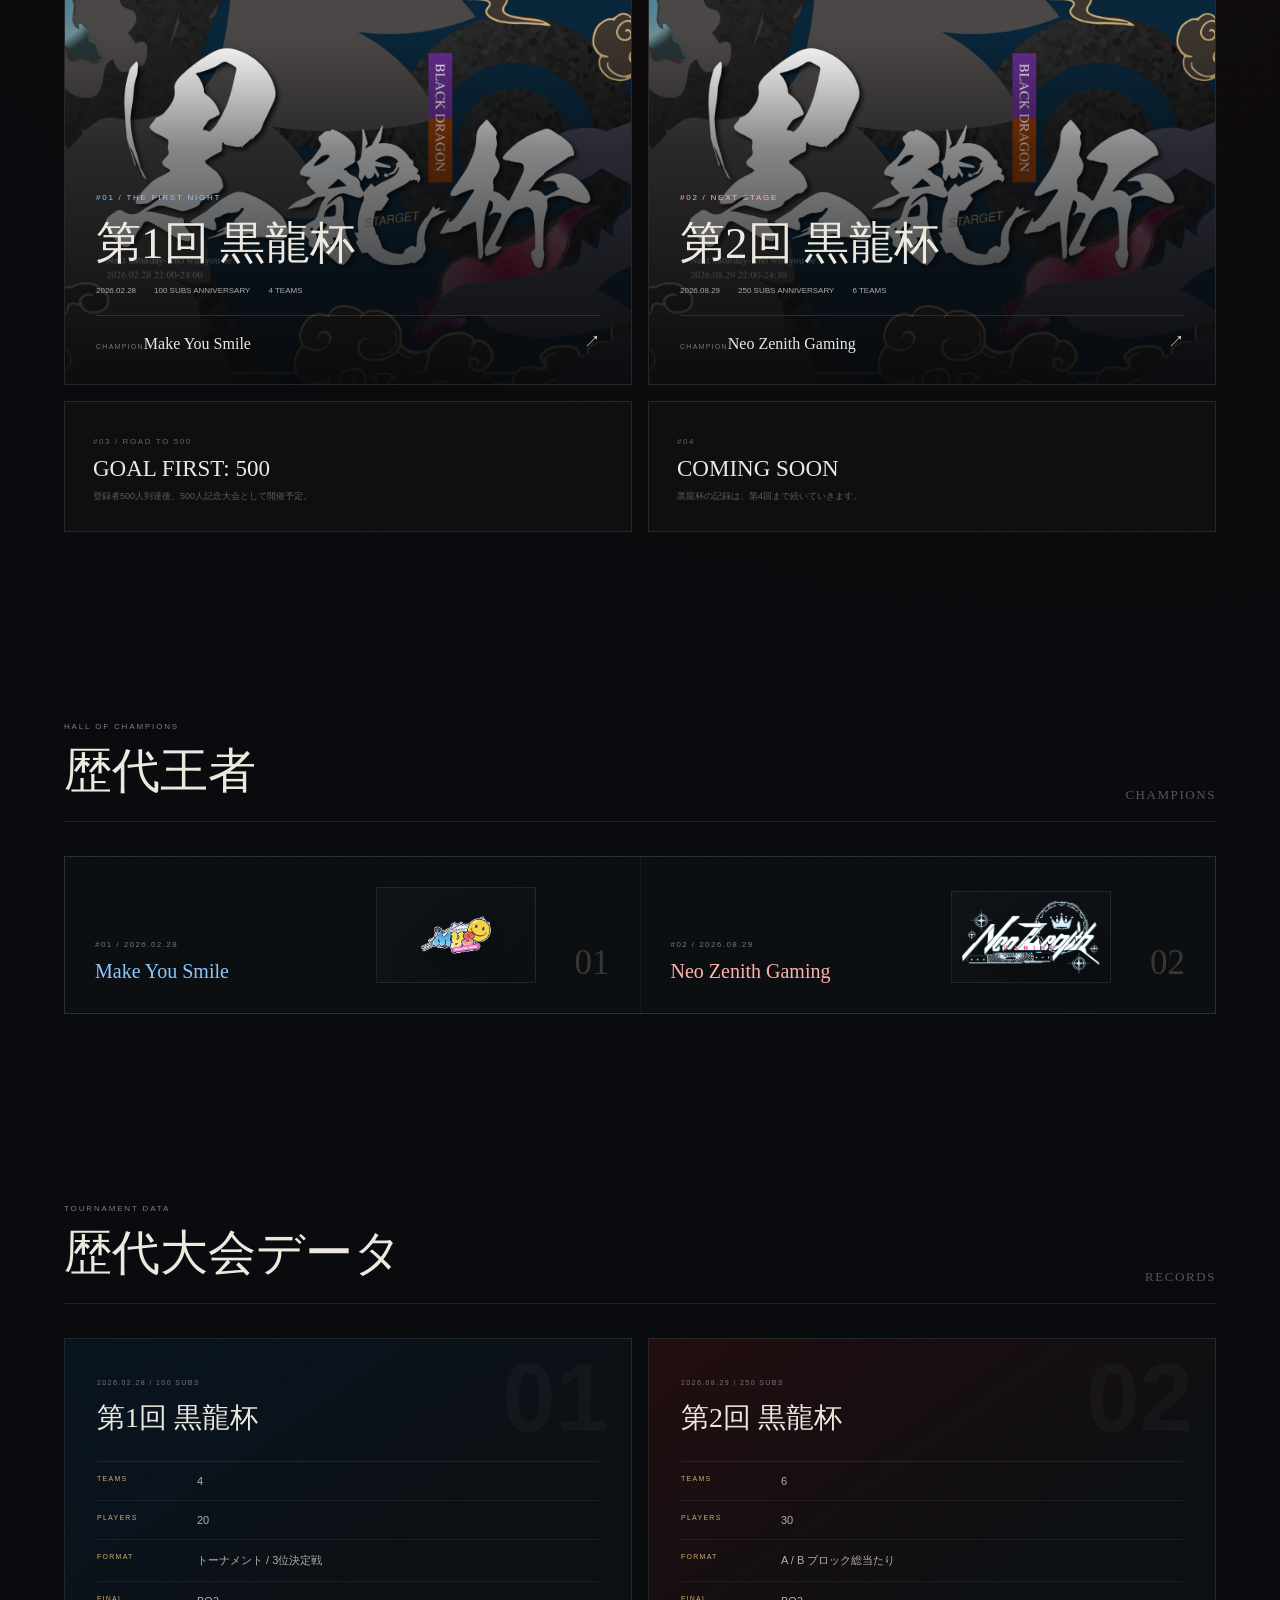
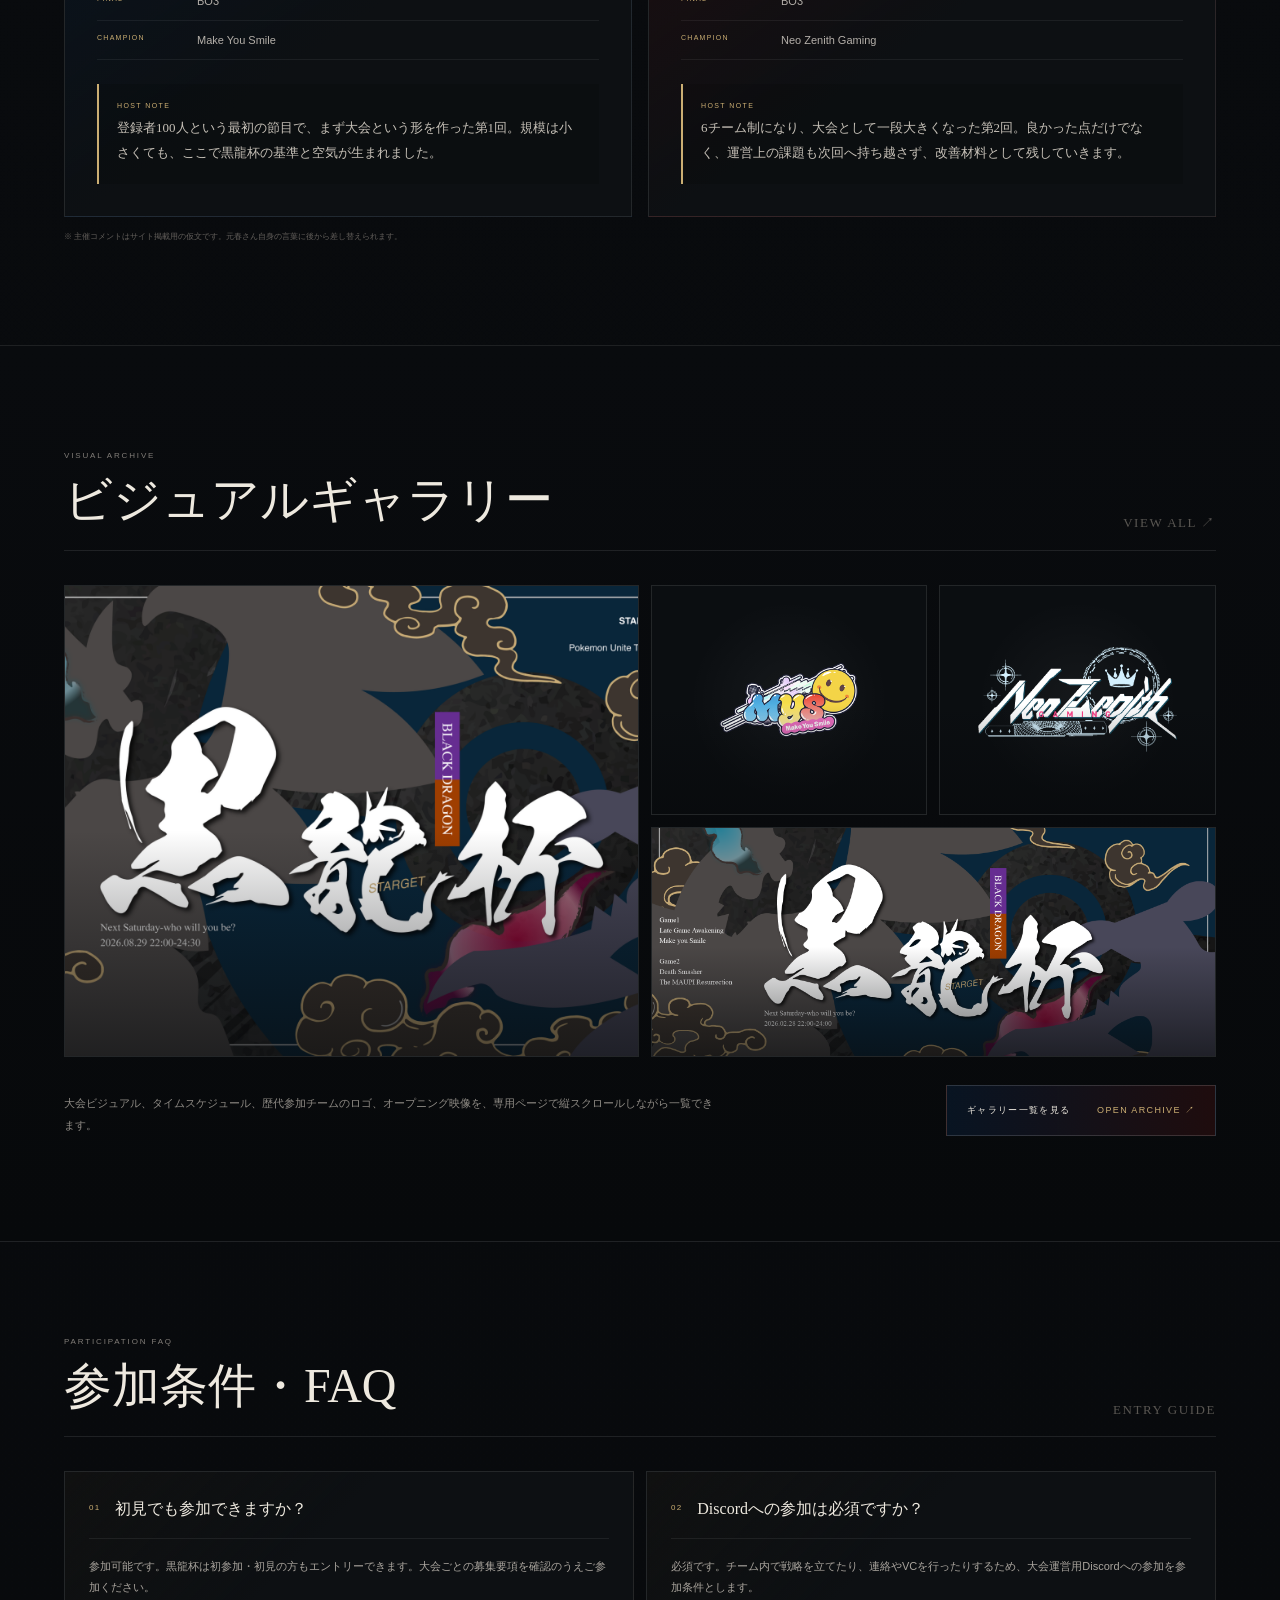
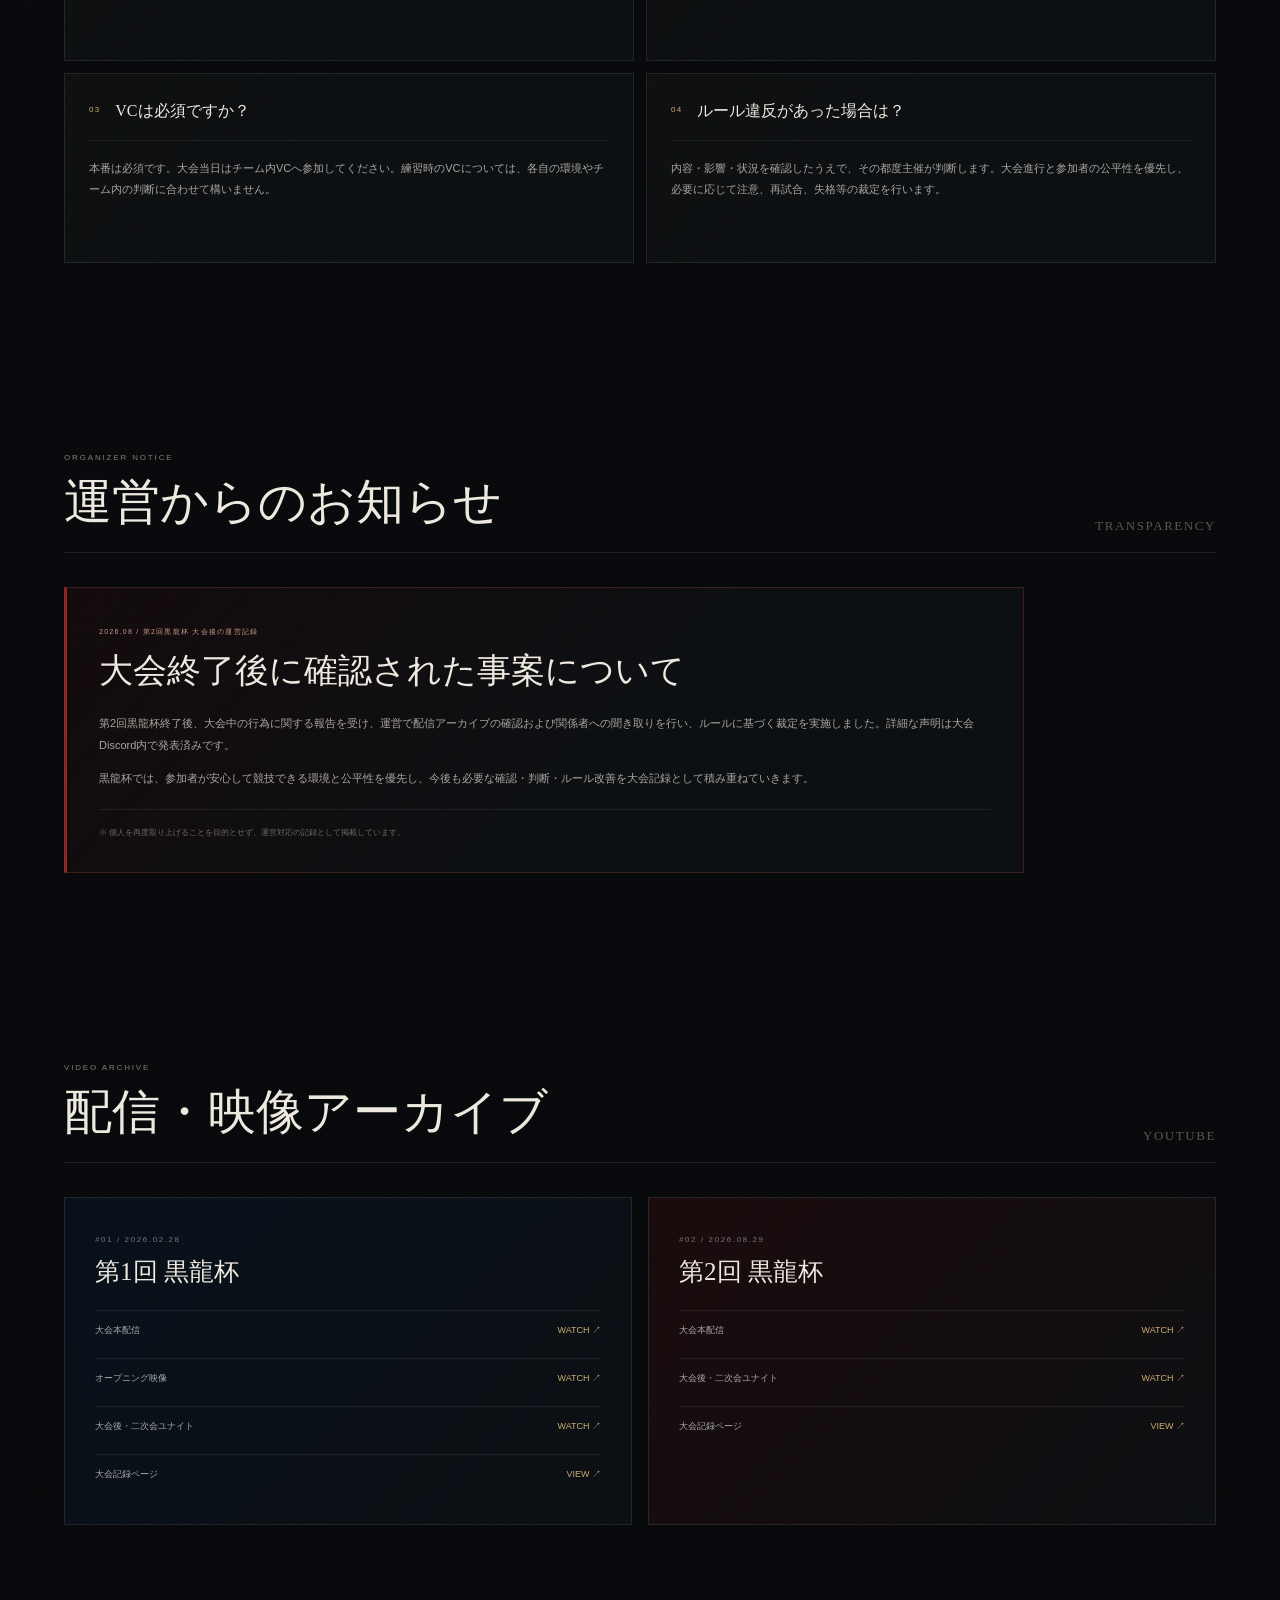
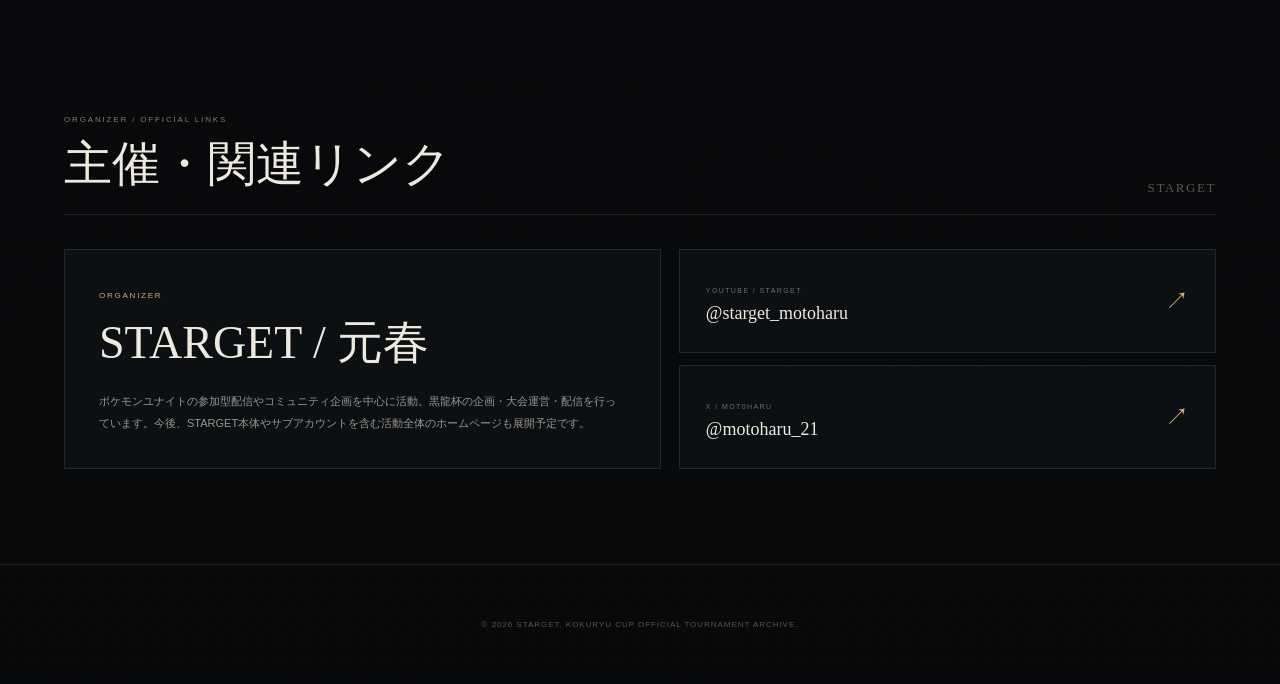
<file: kokuryu-hai-official-archive-v13/index.html>
<!doctype html>
<html lang="ja">
<head>
  <meta charset="utf-8">
  <meta name="viewport" content="width=device-width,initial-scale=1">
  <meta name="description" content="STARGET / 元春 主催 ポケモンユナイト コミュニティ大会『黒龍杯』公式サイト。大会概要、歴代大会、王者、配信アーカイブを掲載。">
  <title>黒龍杯｜OFFICIAL TOURNAMENT ARCHIVE</title>
  <style>
    :root{
      --bg:#07090b;--panel:#0d1013;--panel2:#101419;--paper:#eee9df;--muted:#918d88;
      --gold:#cbae73;--blue:#0a2f58;--blue2:#0f5794;--red:#651515;--red2:#9a2721;
      --line:#ffffff18;--line2:#ffffff28;
    }
    *{box-sizing:border-box}html{scroll-behavior:smooth}body{margin:0;background:var(--bg);color:var(--paper);font-family:"Yu Gothic","Hiragino Kaku Gothic ProN",Arial,sans-serif;background-image:radial-gradient(circle at 16% 13%,#0a2f582d,transparent 26%),radial-gradient(circle at 85% 28%,#65151524,transparent 25%),linear-gradient(180deg,#07090b,#090b0e 50%,#07090b)}a{color:inherit;text-decoration:none}img{max-width:100%;display:block}main{min-height:100svh;overflow:hidden}
    header{position:fixed;inset:0 0 auto;z-index:30;height:72px;padding:0 clamp(18px,4vw,64px);display:flex;align-items:center;justify-content:space-between;background:linear-gradient(#050708f2,#050708b8,transparent);backdrop-filter:blur(10px)}
    header>a{display:flex;align-items:center;gap:13px}header>a img{width:92px;height:46px;object-fit:cover}header>a span{font-size:8px;letter-spacing:.2em;color:#9d9994}header>a b{display:block;color:var(--gold);font-size:10px;margin-top:4px}nav{display:flex;gap:23px}nav a{font-size:9px;letter-spacing:.12em;color:#c7c3bd}nav a:hover{color:var(--gold)}
    .hero{min-height:76svh;display:grid;place-items:center;text-align:center;padding:115px 24px 80px;position:relative}.hero:after{content:"";position:absolute;left:7vw;right:7vw;bottom:0;height:1px;background:linear-gradient(90deg,transparent,#ffffff30,transparent)}
    .heroLogo{width:min(440px,74vw);margin:auto;filter:drop-shadow(0 22px 45px #000)}.heroKicker{font-size:9px;letter-spacing:.3em;color:#b8b2aa;margin-top:26px}.heroLead{max-width:700px;margin:19px auto 0;font:400 clamp(18px,2.4vw,27px)/1.9 Georgia,"Yu Mincho",serif;color:#d5d0c8}.heroSub{max-width:680px;margin:14px auto 0;font-size:10px;line-height:2;color:#77736e}
    .section{max-width:1320px;margin:auto;padding:95px clamp(22px,5vw,70px)}.sectionHead{display:flex;justify-content:space-between;align-items:end;gap:25px;border-bottom:1px solid var(--line);padding-bottom:18px;margin-bottom:34px}.sectionHead small{display:block;font-size:8px;letter-spacing:.23em;color:#817d78}.sectionHead h2{font:400 clamp(28px,4vw,48px) Georgia,"Yu Mincho",serif;margin:8px 0 0}.sectionHead b{font:400 13px Georgia;color:#595652;letter-spacing:.12em}
    .origin{display:grid;grid-template-columns:.72fr 1.28fr;gap:75px;align-items:start}.originMark{border-left:3px solid var(--gold);padding-left:28px}.originMark small{font-size:8px;letter-spacing:.2em;color:var(--gold)}.originMark strong{display:block;font:400 clamp(31px,4vw,53px)/1.25 Georgia,"Yu Mincho",serif;margin-top:12px}.originText p{font-size:14px;line-height:2.15;color:#bbb6ae;margin:0}.originText p+p{margin-top:18px}.originText b{color:#f0e3c8;font-weight:500}.originTags{display:flex;gap:8px;flex-wrap:wrap;margin-top:27px}.originTags span{border:1px solid var(--line2);padding:8px 11px;font-size:7px;letter-spacing:.16em;color:#8c8882}
    .latest{max-width:none;padding:0;background:#090b0e}.latestWrap{max-width:1320px;margin:auto;padding:105px clamp(22px,5vw,70px)}.latestCard{min-height:560px;position:relative;overflow:hidden;border:1px solid var(--line);display:grid;grid-template-columns:minmax(0,1fr) minmax(240px,320px);align-items:end;padding:42px;background:#111;gap:28px}.latestCard>img{position:absolute;inset:0;width:100%;height:100%;object-fit:cover;filter:brightness(.55) saturate(.92) blur(1.5px);transform:scale(1.03)}.latestCard:before{content:"";position:absolute;inset:0;background:linear-gradient(90deg,#07090bf7 0%,#07090be6 36%,#07090ba6 58%,#65151552 100%),linear-gradient(0deg,#090b0ff2 0%,#090b0f99 32%,transparent 72%)}.latestCard:after{content:"02";position:absolute;right:3.5%;top:7%;font:800 clamp(120px,18vw,260px)/.8 Arial;color:#ffffff0a;letter-spacing:-.08em}.latestCopy{position:relative;z-index:2;max-width:690px;padding:28px 26px;border:1px solid #ffffff18;background:linear-gradient(135deg,#090b0ee8,#090b0ec2 64%,#6515154a);backdrop-filter:blur(10px);box-shadow:0 14px 38px #0000004a}.latestCopy>small{font-size:8px;letter-spacing:.23em;color:#ffb3aa}.latestCopy h3{font:400 clamp(36px,5vw,64px)/1.05 Georgia,"Yu Mincho",serif;margin:11px 0 15px}.latestMeta{display:flex;gap:18px;flex-wrap:wrap;font-size:9px;color:#c6c2be}.latestChampion{margin-top:25px;padding-top:20px;border-top:1px solid #ffffff22;display:flex;align-items:end;justify-content:space-between;gap:20px}.latestChampion small{font-size:7px;letter-spacing:.2em;color:var(--gold)}.latestChampion b{display:block;margin-top:6px;font:400 18px Georgia,"Yu Mincho",serif}.latestLogo{position:relative;z-index:2;align-self:center;justify-self:end;width:min(100%,300px);padding:22px 18px;border:1px solid #ffffff18;background:linear-gradient(135deg,#6515155a,#101419d8);backdrop-filter:blur(8px);box-shadow:0 20px 42px #00000050}.latestLogo small{display:block;margin-bottom:14px;font-size:7px;letter-spacing:.22em;color:var(--gold)}.latestLogo img{width:100%;max-height:130px;object-fit:contain;filter:drop-shadow(0 10px 24px #000a)}.latestLogo span{display:block;margin-top:12px;font-size:8px;letter-spacing:.16em;color:#9e9993}.cta{display:inline-flex;align-items:center;justify-content:space-between;gap:30px;margin-top:25px;min-width:260px;padding:16px 19px;border:1px solid #9a3e37;background:#65151588;font-size:9px;letter-spacing:.13em}.cta span{color:#ffc0b7}
    .road{display:grid;grid-template-columns:1fr 1fr;gap:18px}.roadIntro,.counterBox{border:1px solid var(--line);background:var(--panel);padding:34px}.roadIntro small,.counterBox small{font-size:8px;letter-spacing:.22em;color:#777}.roadIntro h3{font:400 clamp(28px,3.5vw,42px) Georgia,"Yu Mincho",serif;margin:10px 0 14px}.roadIntro h3 span{color:var(--gold)}.roadIntro p{font-size:11px;line-height:1.9;color:#93908b}.counterTop{display:flex;justify-content:space-between;gap:20px;align-items:start}.counterNum{font:400 clamp(45px,6vw,76px)/1 Georgia,"Yu Mincho",serif}.counterNum em{font-style:normal;color:#68645f;font-size:.55em}.counterStatus{font-size:7px;letter-spacing:.15em;color:#777;text-align:right}.bar{height:6px;background:#ffffff12;margin:27px 0 14px;overflow:hidden}.bar i{display:block;height:100%;width:0;background:linear-gradient(90deg,#0f5794,var(--gold),#9a2721);transition:width .7s ease}.counterFoot{display:flex;justify-content:space-between;gap:20px;font-size:8px;color:#777}.counterFoot b{color:#bdb8b0;font-weight:400}.apiNote{margin-top:17px;font-size:7px;line-height:1.8;color:#5f5c58}
    .editionsGrid{display:grid;grid-template-columns:1fr 1fr;gap:16px}.cup{position:relative;min-height:455px;overflow:hidden;border:1px solid var(--line);display:flex;align-items:flex-end;padding:31px;background:#111}.cup>img{position:absolute;inset:0;width:100%;height:100%;object-fit:cover;transition:transform .45s}.cup:hover>img{transform:scale(1.02)}.cup:after{content:"";position:absolute;inset:0;background:linear-gradient(0deg,#08090bf2 0%,#08090b7e 52%,transparent 78%)}.cup.one{border-top:2px solid #0f5794}.cup.two{border-top:2px solid #8e2822}.cupCopy{position:relative;z-index:2;width:100%}.cupCopy>small{font-size:8px;letter-spacing:.22em}.one .cupCopy>small{color:#8ec7ff}.two .cupCopy>small{color:#ffb3aa}.cupCopy h3{font:400 clamp(28px,4vw,45px) Georgia,"Yu Mincho",serif;margin:9px 0 13px}.cupMeta{display:flex;gap:18px;flex-wrap:wrap;font-size:8px;color:#aaa}.cupChampion{margin-top:20px;padding-top:16px;border-top:1px solid #ffffff20;display:flex;justify-content:space-between;align-items:end}.cupChampion small{font-size:7px;letter-spacing:.18em;color:#777}.cupChampion b{font:400 16px Georgia,"Yu Mincho",serif}.future{display:grid;grid-template-columns:1fr 1fr;gap:16px;margin-top:16px}.future article{border:1px solid var(--line);padding:28px;background:#0d0f11}.future small{font-size:8px;letter-spacing:.2em;color:#696662}.future h3{font:400 23px Georgia;margin:8px 0}.future:first-of-type article:first-child h3{color:#cdbb94}.future p{font-size:9px;color:#605d59;margin:0}
    .champions{display:grid;grid-template-columns:1fr 1fr;gap:1px;background:#ffffff10;border:1px solid var(--line)}.championItem{background:#0c0f12;padding:30px;display:grid;grid-template-columns:minmax(0,1fr) 160px 54px;align-items:end;gap:20px}.championItem small{font-size:8px;letter-spacing:.18em;color:#777}.championItem b{display:block;margin-top:9px;font:400 20px Georgia,"Yu Mincho",serif}.championItem:first-child b{color:#8ec7ff}.championItem:nth-child(2) b{color:#ffb3aa}.championItem em{font:400 35px Georgia;color:#393633;font-style:normal;justify-self:end}.championLogoMini{display:grid;place-items:center;min-height:92px;padding:8px 10px;border:1px solid #ffffff15;background:linear-gradient(135deg,#101419,#0c0f12)}.championLogoMini img{max-width:100%;max-height:78px;object-fit:contain;filter:drop-shadow(0 8px 16px #0008)}
    .archiveGrid{display:grid;grid-template-columns:1fr 1fr;gap:16px}.archiveCard{border:1px solid var(--line);background:#0d1013;padding:30px;position:relative;overflow:hidden}.archiveCard.blue{background:linear-gradient(135deg,#0a2f5835,#0d1013)}.archiveCard.red{background:linear-gradient(135deg,#65151535,#0d1013)}.archiveCard>small{font-size:8px;letter-spacing:.2em;color:#777}.archiveCard h3{font:400 25px Georgia,"Yu Mincho",serif;margin:9px 0 22px}.archiveLinks{display:grid;gap:8px}.archiveLinks a{border-top:1px solid #ffffff13;padding:13px 0;font-size:9px;color:#aaa;display:flex;justify-content:space-between;gap:20px}.archiveLinks a:hover{color:#fff}.archiveLinks a span{color:var(--gold)}
    .hostGrid{display:grid;grid-template-columns:1fr .9fr;gap:18px}.host{border:1px solid var(--line);background:#0d1013;padding:34px}.host small{font-size:8px;letter-spacing:.22em;color:var(--gold)}.host h3{font:400 clamp(31px,4vw,46px) Georgia,"Yu Mincho",serif;margin:10px 0 16px}.host p{font-size:11px;line-height:2;color:#99958f;margin:0}.links{display:grid;gap:12px}.social{border:1px solid var(--line);padding:24px 26px;background:#0d1013;display:flex;justify-content:space-between;align-items:center}.social small{font-size:7px;letter-spacing:.2em;color:#6f6b66}.social b{display:block;font:400 18px Georgia;margin-top:6px}.social span{font:24px Georgia;color:var(--gold)}
    footer{text-align:center;border-top:1px solid var(--line);padding:55px 20px;color:#555;font-size:8px;letter-spacing:.12em}
    @media(max-width:850px){header{height:60px}header>a img{width:72px;height:36px}header>a span{display:none}nav{gap:12px}nav a{font-size:8px}nav a:nth-child(3),nav a:nth-child(4),nav a:nth-child(5){display:none}.hero{min-height:68svh;padding-top:95px}.origin,.road,.hostGrid{grid-template-columns:1fr;gap:35px}.latestCard{min-height:470px;padding:28px;grid-template-columns:1fr}.latestLogo{justify-self:start;width:min(82%,320px)}.editionsGrid,.archiveGrid{grid-template-columns:1fr}.cup{min-height:410px}.champions{grid-template-columns:1fr}.championItem{grid-template-columns:minmax(0,1fr) 140px 46px}.future{grid-template-columns:1fr}.section,.latestWrap{padding-top:75px;padding-bottom:75px}}
    @media(max-width:480px){.heroLead{font-size:17px}.sectionHead{align-items:start}.sectionHead b{display:none}.latestCard{min-height:430px}.latestCopy{padding:20px}.latestLogo{width:100%;padding:18px 14px}.counterTop{display:block}.counterStatus{text-align:left;margin-top:12px}.championItem{padding:23px;grid-template-columns:1fr}.championLogoMini{max-width:180px}.championItem em{display:none}.roadIntro,.counterBox,.host,.archiveCard{padding:24px}}


    /* === v6 CONTENT === */
    .milestoneTrack{display:grid;grid-template-columns:repeat(4,1fr);margin-top:18px;border:1px solid var(--line);background:#0b0e11}.milestone{min-height:145px;padding:25px;border-right:1px solid var(--line);display:flex;flex-direction:column;justify-content:flex-end;position:relative;overflow:hidden}.milestone:last-child{border-right:0}.milestone:before{content:"";position:absolute;left:0;top:0;height:2px;width:100%;background:#45413d}.milestone.done:before{background:linear-gradient(90deg,#0f5794,var(--gold))}.milestone.target:before{background:linear-gradient(90deg,var(--gold),#9a2721);animation:targetPulse 2.8s ease-in-out infinite}.milestone small{font-size:7px;letter-spacing:.2em;color:#6f6b66}.milestone b{font:400 18px Georgia,"Yu Mincho",serif;margin:10px 0 5px}.milestone span{font-size:8px;letter-spacing:.12em;color:#8e8a84}.milestone.target b{color:#f1dfb7}@keyframes targetPulse{50%{filter:brightness(1.8);box-shadow:0 0 22px #cbae7366}}
    .dataGrid{display:grid;grid-template-columns:1fr 1fr;gap:16px}.dataCard{position:relative;overflow:hidden;border:1px solid var(--line);padding:32px;background:#0d1013}.dataCard.blueData{background:linear-gradient(145deg,#0a2f5847,#0d1013 56%)}.dataCard.redData{background:linear-gradient(145deg,#65151547,#0d1013 56%)}.dataNo{position:absolute;right:22px;top:16px;font:700 96px/.9 Arial;color:#ffffff08}.dataCard>small{font-size:7px;letter-spacing:.2em;color:#777}.dataCard h3{font:400 28px Georgia,"Yu Mincho",serif;margin:10px 0 24px}.dataCard dl{margin:0;border-top:1px solid #ffffff14}.dataCard dl div{display:grid;grid-template-columns:100px 1fr;padding:13px 0;border-bottom:1px solid #ffffff10}.dataCard dt{font-size:7px;letter-spacing:.18em;color:var(--gold)}.dataCard dd{margin:0;font-size:11px;color:#b5b0aa}.hostNote{margin:24px 0 0;padding:18px;border-left:2px solid var(--gold);background:#00000024;font:13px/1.9 Georgia,"Yu Mincho",serif;color:#c6c0b7}.hostNote span{display:block;margin-bottom:7px;font:7px Arial;letter-spacing:.2em;color:var(--gold)}.draftNote{font-size:8px;color:#64605c;margin-top:14px}
    .gallerySection{padding:100px 0;background:linear-gradient(180deg,#090b0e,#0a0c10);border-top:1px solid var(--line);border-bottom:1px solid var(--line)}.galleryInner{max-width:1450px;margin:auto}.galleryInner>.sectionHead{margin-left:clamp(22px,5vw,70px);margin-right:clamp(22px,5vw,70px)}.galleryRail{display:grid;grid-auto-flow:column;grid-auto-columns:minmax(280px,34vw);gap:14px;overflow-x:auto;overscroll-behavior-inline:contain;padding:10px clamp(22px,5vw,70px) 25px;scroll-snap-type:x proximity;scrollbar-width:none}.galleryRail::-webkit-scrollbar{display:none}.galleryItem{appearance:none;color:inherit;text-align:left;font:inherit;padding:0;height:360px;position:relative;overflow:hidden;border:1px solid var(--line);background:#0c0f12;scroll-snap-align:start}.galleryItem.wide{grid-column:auto}.galleryItem.portrait{grid-auto-columns:260px}.galleryItem>img{width:100%;height:100%;object-fit:cover;transition:transform .8s cubic-bezier(.2,.75,.2,1),filter .6s ease}.galleryItem:after{content:"";position:absolute;inset:0;background:linear-gradient(0deg,#080a0cea 0%,transparent 58%);pointer-events:none}.galleryItem:hover>img{transform:scale(1.045)}.galleryItem>div{position:absolute;z-index:2;left:22px;right:22px;bottom:20px}.galleryItem small{font-size:7px;letter-spacing:.2em;color:var(--gold)}.galleryItem b{display:block;margin-top:7px;font:400 18px Georgia,"Yu Mincho",serif}.galleryItem.videoCard i{position:absolute;z-index:3;left:50%;top:45%;transform:translate(-50%,-50%);width:64px;height:64px;border:1px solid #ffffff55;border-radius:50%;display:grid;place-items:center;background:#080a0c88;backdrop-filter:blur(8px);font-style:normal}.galleryItem.logoGallery>img{object-fit:contain;padding:50px;background:radial-gradient(circle,#ffffff0b,transparent 56%),#0b0e11}.galleryItem.blueGlow{box-shadow:inset 0 0 0 1px #0f579436}.galleryItem.redGlow{box-shadow:inset 0 0 0 1px #9a272136}.galleryHint{margin:5px clamp(22px,5vw,70px) 0;text-align:right;font-size:7px;letter-spacing:.22em;color:#5f5b57}.lightbox{position:fixed;inset:0;z-index:10020;display:none;place-items:center;padding:34px;background:#050708e8;backdrop-filter:blur(18px)}.lightbox.is-open{display:grid}.lightboxFrame{position:relative;width:min(1180px,94vw);height:min(82vh,860px);display:grid;place-items:center;border:1px solid #ffffff28;background:linear-gradient(135deg,#0c1015,#07090c);box-shadow:0 35px 90px #000b;padding:28px}.lightboxFrame img{max-width:100%;max-height:calc(82vh - 95px);object-fit:contain;filter:drop-shadow(0 18px 42px #000b)}.lightboxCaption{position:absolute;left:28px;right:80px;bottom:18px;font:12px Georgia,"Yu Mincho",serif;color:#d5d0c8}.lightboxClose{position:absolute;right:18px;top:16px;z-index:2;width:46px;height:46px;border:1px solid #ffffff38;border-radius:50%;background:#090b0dcc;color:#eee9df;font-size:19px;display:grid;place-items:center}.lightboxHint{position:absolute;right:28px;bottom:19px;font-size:7px;letter-spacing:.18em;color:#6d6964}
    .faqGrid{display:grid;grid-template-columns:1fr 1fr;gap:12px}.faqItem{border:1px solid var(--line);background:linear-gradient(135deg,#cbae730b,#0d1013 42%);padding:24px;min-height:190px}.faqQuestion{font:400 16px/1.65 Georgia,"Yu Mincho",serif;display:flex;align-items:flex-start;gap:15px;padding-bottom:16px;border-bottom:1px solid #ffffff12}.faqQuestion span{flex:0 0 auto;font:8px Arial;color:var(--gold);letter-spacing:.15em;margin-top:7px}.faqItem p{margin:17px 0 0;font-size:11px;line-height:1.95;color:#aaa59e}
    .noticeCard{max-width:960px;border:1px solid #7e392f66;border-left:3px solid #8e2822;background:linear-gradient(135deg,#65151522,#0d1013 58%);padding:32px}.noticeCard>small{font-size:7px;letter-spacing:.18em;color:#d1978f}.noticeCard h3{font:400 clamp(23px,3vw,34px) Georgia,"Yu Mincho",serif;margin:10px 0 18px}.noticeCard p{font-size:11px;line-height:2;color:#aaa59e}.noticeCard span{display:block;margin-top:20px;padding-top:16px;border-top:1px solid #ffffff12;font-size:8px;line-height:1.8;color:#6e6964}

    /* shared visual language / custom cursor */
    @media(pointer:fine){html,body,a,button{cursor:none!important}.kokuryuCursor,.kokuryuCursorDot{position:fixed;left:0;top:0;pointer-events:none;z-index:10050;transform:translate3d(-100px,-100px,0)}.kokuryuCursor{width:30px;height:30px;border:1px solid rgba(238,233,223,.40);border-radius:999px;background:radial-gradient(circle at 50% 50%,rgba(203,174,115,.12) 0%,rgba(203,174,115,.05) 45%,rgba(203,174,115,0) 72%);box-shadow:0 0 0 1px rgba(203,174,115,.08),0 10px 28px rgba(0,0,0,.30);backdrop-filter:blur(2px);transition:width .18s ease,height .18s ease,border-color .18s ease,background .18s ease,box-shadow .18s ease,opacity .18s ease;opacity:.95}.kokuryuCursorDot{width:6px;height:6px;border-radius:50%;background:#cbae73;box-shadow:0 0 12px rgba(203,174,115,.70),0 0 2px rgba(255,255,255,.75)}.kokuryuCursor.is-link{width:46px;height:46px;border-color:rgba(255,255,255,.66);background:radial-gradient(circle at 50% 50%,rgba(255,255,255,.08) 0%,rgba(203,174,115,.10) 42%,rgba(203,174,115,0) 72%);box-shadow:0 0 0 1px rgba(255,255,255,.08),0 14px 34px rgba(0,0,0,.36)}}
    .latestLogo img[src*="nzg"],.championLogoMini img[src*="nzg"],.galleryItem img[src*="nzg"]{animation:nzgPresence 3.6s ease-in-out infinite;transform-origin:50% 55%}@keyframes nzgPresence{0%,100%{transform:translateY(0) scale(1);filter:drop-shadow(0 10px 22px #000a) drop-shadow(0 0 0 transparent)}50%{transform:translateY(-7px) scale(1.025);filter:drop-shadow(0 15px 26px #000b) drop-shadow(0 0 18px #b8e8ff32)}}
    /* v7 motion */
    body{position:relative}.hero:before{content:"";position:absolute;inset:8% 12%;pointer-events:none;background:radial-gradient(circle at 30% 40%,#0f579417,transparent 26%),radial-gradient(circle at 70% 55%,#9a272113,transparent 22%);filter:blur(18px);animation:heroAurora 13s ease-in-out infinite alternate}@keyframes heroAurora{to{transform:translate3d(2%,-2%,0) scale(1.07)}}
    .motion-reveal{opacity:0;transform:translate3d(0,28px,0);filter:blur(9px);transition:opacity .9s cubic-bezier(.2,.75,.2,1),transform .9s cubic-bezier(.2,.75,.2,1),filter .9s ease;transition-delay:var(--reveal-delay,0ms)}.motion-reveal.is-visible{opacity:1;transform:none;filter:none}.motion-card{position:relative;isolation:isolate;transition:transform .38s cubic-bezier(.2,.75,.2,1),border-color .35s ease,box-shadow .35s ease}.motion-card:before{content:"";position:absolute;inset:-1px;z-index:-1;pointer-events:none;opacity:0;background:radial-gradient(340px circle at var(--mx,50%) var(--my,50%),#ffffff14,transparent 54%);transition:opacity .35s}.motion-card:hover{transform:translateY(-5px);border-color:#ffffff30;box-shadow:0 18px 50px #00000032}.motion-card:hover:before{opacity:1}.sectionHead{overflow:hidden}.sectionHead:after{content:"";position:absolute;left:0;bottom:0;width:27%;height:1px;background:linear-gradient(90deg,transparent,#cbae73,#fff,transparent);transform:translateX(-150%);opacity:.45}.sectionHead.is-visible:after{animation:lineSweep 1.4s .2s ease-out both}@keyframes lineSweep{to{transform:translateX(500%)}}.heroLogo{animation:softFloat 6s ease-in-out infinite}@keyframes softFloat{50%{transform:translateY(-6px)}}#scrollProgress{position:fixed;z-index:9999;top:0;left:0;height:2px;width:0;background:linear-gradient(90deg,#0f5794,#cbae73,#9a2721);box-shadow:0 0 14px #cbae7377;pointer-events:none}
    @media(max-width:900px){.milestoneTrack{grid-template-columns:1fr 1fr}.milestone:nth-child(2){border-right:0}.milestone:nth-child(-n+2){border-bottom:1px solid var(--line)}.dataGrid,.faqGrid{grid-template-columns:1fr}.galleryRail{grid-auto-columns:minmax(280px,72vw)}}
    @media(max-width:520px){.milestoneTrack{grid-template-columns:1fr}.milestone{border-right:0;border-bottom:1px solid var(--line);min-height:120px}.milestone:last-child{border-bottom:0}.galleryRail{grid-auto-columns:86vw}.galleryItem{height:330px}.dataCard dl div{grid-template-columns:86px 1fr}}
    @media(prefers-reduced-motion:reduce){*,*:before,*:after{animation-duration:.001ms!important;animation-iteration-count:1!important;scroll-behavior:auto!important;transition-duration:.001ms!important}.motion-reveal{opacity:1!important;transform:none!important;filter:none!important}}

    /* Dedicated visual archive portal */
    .galleryPortal{padding:105px clamp(22px,5vw,70px);background:linear-gradient(180deg,#090b0e,#07090b);border-top:1px solid var(--line);border-bottom:1px solid var(--line)}.galleryPortalInner{max-width:1320px;margin:auto}.galleryPreview{display:grid;grid-template-columns:1.35fr .65fr .65fr;grid-template-rows:230px 230px;gap:12px}.galleryPreview figure{margin:0;position:relative;overflow:hidden;border:1px solid var(--line);background:#0c0f12}.galleryPreview figure:first-child{grid-row:1/3}.galleryPreview figure:nth-child(4){grid-column:2/4}.galleryPreview img{width:100%;height:100%;object-fit:cover;transition:transform .8s cubic-bezier(.2,.75,.2,1),filter .5s ease}.galleryPreview .logoPreview img{object-fit:contain;padding:38px;background:radial-gradient(circle,#ffffff0b,transparent 56%),#0b0e11}.galleryPreview figure:after{content:"";position:absolute;inset:0;background:linear-gradient(0deg,#07090b9f,transparent 48%);pointer-events:none}.galleryPreview figure:hover img{transform:scale(1.035)}.galleryPortalFoot{display:flex;justify-content:space-between;align-items:end;gap:35px;margin-top:28px}.galleryPortalFoot p{max-width:650px;margin:0;font-size:11px;line-height:2;color:#8f8b85}.galleryPortalCta{min-width:270px;display:flex;justify-content:space-between;align-items:center;gap:24px;border:1px solid #ffffff25;padding:18px 20px;background:linear-gradient(90deg,#0a2f584b,#65151540);font-size:9px;letter-spacing:.15em}.galleryPortalCta span{color:var(--gold)}
    @media(max-width:850px){.galleryPreview{grid-template-columns:1fr 1fr;grid-template-rows:290px 190px 190px}.galleryPreview figure:first-child{grid-column:1/3;grid-row:auto}.galleryPreview figure:nth-child(4){grid-column:1/3}.galleryPortalFoot{display:block}.galleryPortalCta{margin-top:22px;max-width:340px}}
    @media(max-width:520px){.galleryPreview{grid-template-columns:1fr;grid-template-rows:260px 180px 180px 180px}.galleryPreview figure:first-child,.galleryPreview figure:nth-child(4){grid-column:auto}.galleryPortal{padding-left:20px;padding-right:20px}}

  </style>
  <link rel="stylesheet" href="shared-ui.css">
</head>
<body>
<main>
  <header>
    <a href="#top"><img src="cup02/images/kokuryu-logo.png" alt="黒龍杯"><span>OFFICIAL TOURNAMENT ARCHIVE<b>STARGET / 元春</b></span></a>
    <nav><a href="#about">黒龍杯とは</a><a href="#latest">最新大会</a><a href="#road500">次回大会</a><a href="#history">歴代大会</a><a href="gallery/index.html">ギャラリー</a><a href="#faq">FAQ</a><a href="#host">主催</a></nav>
  </header>

  <section class="hero" id="top">
    <div>
      <img class="heroLogo" src="cup02/images/kokuryu-logo.png" alt="黒龍杯">
      <p class="heroKicker">STARGET / 元春 PRESENTS — POKÉMON UNITE COMMUNITY TOURNAMENT</p>
      <p class="heroLead">勝敗だけで終わらない。<br>参加した時間そのものを、次の一戦へ残していく大会。</p>
      <p class="heroSub">OFFICIAL TOURNAMENT ARCHIVE / EST. 2026</p>
    </div>
  </section>

  <section class="section" id="about">
    <div class="sectionHead"><div><small>ABOUT KOKURYU CUP</small><h2>黒龍杯とは</h2></div><b>EST. 2026</b></div>
    <div class="origin">
      <div class="originMark"><small>THE NAME / ORIGIN</small><strong>「黒龍」に、<br>二つの記憶を重ねて。</strong></div>
      <div class="originText">
        <p><b>黒龍杯は、STARGET／元春が主催する『ポケモンユナイト』コミュニティ大会。</b>配信で出会ったプレイヤーがチームを組み、競い、次の大会へ物語をつないでいく場として2026年に始まりました。</p>
        <p>「黒龍」という名の原点は二つあります。ひとつは、<b>某鬼のチャンネル</b>につけてもらったチーム名 <b>“BLACK DRAGON”</b>。もうひとつは、祖父母が営んでいた店 <b>「白龍」</b>。人との出会いの中で生まれた“黒”と、家族の記憶に残る“龍”。その二つを重ね、現在の「黒龍杯」という名前になりました。</p>
        <div class="originTags"><span>COMMUNITY</span><span>POKÉMON UNITE</span><span>STARGET</span><span>BLACK DRAGON × 白龍</span></div>
      </div>
    </div>
  </section>

  <section class="latest" id="latest"><div class="latestWrap">
    <div class="sectionHead"><div><small>LATEST TOURNAMENT</small><h2>最新大会</h2></div><b>#02</b></div>
    <a class="latestCard" href="cup02/index.html">
      <img src="cup02/images/main-visual.png" alt="第2回黒龍杯">
      <div class="latestCopy"><small>2026.08.29 / 250 SUBSCRIBERS ANNIVERSARY</small><h3>第2回 黒龍杯</h3><div class="latestMeta"><span>6 TEAMS</span><span>A / B BLOCK</span><span>GRAND FINAL BO3</span></div><div class="latestChampion"><div><small>CHAMPION</small><b>Neo Zenith Gaming</b></div></div><div class="cta">大会ページを見る <span>VIEW #02 ↗</span></div></div>
      <div class="latestLogo"><small>ANIMATED CHAMPION LOGO</small><img src="cup02/images/team-nzg-animated.gif" alt="Neo Zenith Gaming ロゴ"><span>優勝チームロゴ</span></div>
    </a>
  </div></section>

  <section class="section" id="road500">
    <div class="sectionHead"><div><small>ROAD TO #03</small><h2>500人記念・第3回黒龍杯へ</h2></div><b>TARGET 500</b></div>
    <div class="road">
      <article class="roadIntro"><small>NEXT MILESTONE</small><h3>登録者500人。<br><span>到達後、第3回黒龍杯へ。</span></h3><p>100人で第1回、250人で第2回。次に目指すのは、登録者500人への到達です。その節目を迎えた先に、第3回黒龍杯を500人記念大会として開催する構想です。</p></article>
      <article class="counterBox" aria-live="polite">
        <div class="counterTop"><div><small>CURRENT SUBSCRIBERS</small><div class="counterNum"><span id="subscriberCount">—</span><em> / 500</em></div></div><div class="counterStatus" id="subscriberStatus">LOADING</div></div>
        <div class="bar"><i id="subscriberBar"></i></div>
        <div class="counterFoot"><span>PROGRESS <b id="subscriberPercent">—%</b></span><span>あと <b id="subscriberRemaining">—</b> 人</span></div>
        <p class="apiNote">※ 現在は安全なキャッシュ値を表示。API接続時はサーバー側から自動更新できる構成です。</p>
      </article>
    </div>
    <div class="milestoneTrack" aria-label="黒龍杯とチャンネル登録者の節目">
      <article class="milestone done"><small>01 / 100</small><b>第1回 黒龍杯</b><span>100人記念</span></article>
      <article class="milestone done"><small>02 / 250</small><b>第2回 黒龍杯</b><span>250人記念</span></article>
      <article class="milestone target"><small>03 / 500</small><b>第3回 黒龍杯</b><span>500人到達へ</span></article>
      <article class="milestone futureMilestone"><small>04 / ???</small><b>第4回 黒龍杯</b><span>TO BE CONTINUED</span></article>
    </div>
  </section>

  <section class="section" id="history">
    <div class="sectionHead"><div><small>TOURNAMENT HISTORY</small><h2>歴代大会</h2></div><b>01—04</b></div>
    <div class="editionsGrid">
      <a class="cup one" href="cup01/index.html"><img src="cup01/images/main-visual.png" alt="第1回黒龍杯"><div class="cupCopy"><small>#01 / THE FIRST NIGHT</small><h3>第1回 黒龍杯</h3><div class="cupMeta"><span>2026.02.28</span><span>100 SUBS ANNIVERSARY</span><span>4 TEAMS</span></div><div class="cupChampion"><div><small>CHAMPION</small><b>Make You Smile</b></div><span>↗</span></div></div></a>
      <a class="cup two" href="cup02/index.html"><img src="cup02/images/main-visual.png" alt="第2回黒龍杯"><div class="cupCopy"><small>#02 / NEXT STAGE</small><h3>第2回 黒龍杯</h3><div class="cupMeta"><span>2026.08.29</span><span>250 SUBS ANNIVERSARY</span><span>6 TEAMS</span></div><div class="cupChampion"><div><small>CHAMPION</small><b>Neo Zenith Gaming</b></div><span>↗</span></div></div></a>
    </div>
    <div class="future"><article><small>#03 / ROAD TO 500</small><h3>GOAL FIRST: 500</h3><p>登録者500人到達後、500人記念大会として開催予定。</p></article><article><small>#04</small><h3>COMING SOON</h3><p>黒龍杯の記録は、第4回まで続いていきます。</p></article></div>
  </section>

  <section class="section" id="champions">
    <div class="sectionHead"><div><small>HALL OF CHAMPIONS</small><h2>歴代王者</h2></div><b>CHAMPIONS</b></div>
    <div class="champions"><article class="championItem"><div><small>#01 / 2026.02.28</small><b>Make You Smile</b></div><div class="championLogoMini"><img src="cup01/images/team-mys.png" alt="Make You Smile ロゴ"></div><em>01</em></article><article class="championItem"><div><small>#02 / 2026.08.29</small><b>Neo Zenith Gaming</b></div><div class="championLogoMini"><img src="cup02/images/team-nzg-animated.gif" alt="Neo Zenith Gaming ロゴ"></div><em>02</em></article></div>
  </section>


  <section class="section" id="data">
    <div class="sectionHead"><div><small>TOURNAMENT DATA</small><h2>歴代大会データ</h2></div><b>RECORDS</b></div>
    <div class="dataGrid">
      <article class="dataCard blueData"><div class="dataNo">01</div><small>2026.02.28 / 100 SUBS</small><h3>第1回 黒龍杯</h3><dl><div><dt>TEAMS</dt><dd>4</dd></div><div><dt>PLAYERS</dt><dd>20</dd></div><div><dt>FORMAT</dt><dd>トーナメント / 3位決定戦</dd></div><div><dt>FINAL</dt><dd>BO3</dd></div><div><dt>CHAMPION</dt><dd>Make You Smile</dd></div></dl><p class="hostNote"><span>HOST NOTE</span>登録者100人という最初の節目で、まず大会という形を作った第1回。規模は小さくても、ここで黒龍杯の基準と空気が生まれました。</p></article>
      <article class="dataCard redData"><div class="dataNo">02</div><small>2026.08.29 / 250 SUBS</small><h3>第2回 黒龍杯</h3><dl><div><dt>TEAMS</dt><dd>6</dd></div><div><dt>PLAYERS</dt><dd>30</dd></div><div><dt>FORMAT</dt><dd>A / B ブロック総当たり</dd></div><div><dt>FINAL</dt><dd>BO3</dd></div><div><dt>CHAMPION</dt><dd>Neo Zenith Gaming</dd></div></dl><p class="hostNote"><span>HOST NOTE</span>6チーム制になり、大会として一段大きくなった第2回。良かった点だけでなく、運営上の課題も次回へ持ち越さず、改善材料として残していきます。</p></article>
    </div>
    <p class="draftNote">※ 主催コメントはサイト掲載用の仮文です。元春さん自身の言葉に後から差し替えられます。</p>
  </section>

  <section class="galleryPortal" id="gallery">
    <div class="galleryPortalInner">
      <div class="sectionHead"><div><small>VISUAL ARCHIVE</small><h2>ビジュアルギャラリー</h2></div><b>VIEW ALL ↗</b></div>
      <a href="gallery/index.html" aria-label="ビジュアルギャラリー一覧を見る">
        <div class="galleryPreview">
          <figure><img src="cup02/images/main-visual.png" alt="第2回黒龍杯 メインビジュアル"></figure>
          <figure class="logoPreview"><img src="cup01/images/team-mys.png" alt="Make You Smile ロゴ"></figure>
          <figure class="logoPreview"><img src="cup02/images/team-nzg-animated.gif" alt="Neo Zenith Gaming ロゴ"></figure>
          <figure><img src="cup01/images/main-visual.png" alt="第1回黒龍杯 メインビジュアル"></figure>
        </div>
      </a>
      <div class="galleryPortalFoot"><p>大会ビジュアル、タイムスケジュール、歴代参加チームのロゴ、オープニング映像を、専用ページで縦スクロールしながら一覧できます。</p><a class="galleryPortalCta" href="gallery/index.html">ギャラリー一覧を見る <span>OPEN ARCHIVE ↗</span></a></div>
    </div>
  </section>

  <section class="section" id="faq">
    <div class="sectionHead"><div><small>PARTICIPATION FAQ</small><h2>参加条件・FAQ</h2></div><b>ENTRY GUIDE</b></div>
    <div class="faqGrid">
      <article class="faqItem"><div class="faqQuestion"><span>01</span>初見でも参加できますか？</div><p>参加可能です。黒龍杯は初参加・初見の方もエントリーできます。大会ごとの募集要項を確認のうえご参加ください。</p></article>
      <article class="faqItem"><div class="faqQuestion"><span>02</span>Discordへの参加は必須ですか？</div><p>必須です。チーム内で戦略を立てたり、連絡やVCを行ったりするため、大会運営用Discordへの参加を参加条件とします。</p></article>
      <article class="faqItem"><div class="faqQuestion"><span>03</span>VCは必須ですか？</div><p>本番は必須です。大会当日はチーム内VCへ参加してください。練習時のVCについては、各自の環境やチーム内の判断に合わせて構いません。</p></article>
      <article class="faqItem"><div class="faqQuestion"><span>04</span>ルール違反があった場合は？</div><p>内容・影響・状況を確認したうえで、その都度主催が判断します。大会進行と参加者の公平性を優先し、必要に応じて注意、再試合、失格等の裁定を行います。</p></article>
    </div>
  </section>

  <section class="section noticeSection" id="notice">
    <div class="sectionHead"><div><small>ORGANIZER NOTICE</small><h2>運営からのお知らせ</h2></div><b>TRANSPARENCY</b></div>
    <article class="noticeCard"><small>2026.08 / 第2回黒龍杯 大会後の運営記録</small><h3>大会終了後に確認された事案について</h3><p>第2回黒龍杯終了後、大会中の行為に関する報告を受け、運営で配信アーカイブの確認および関係者への聞き取りを行い、ルールに基づく裁定を実施しました。詳細な声明は大会Discord内で発表済みです。</p><p>黒龍杯では、参加者が安心して競技できる環境と公平性を優先し、今後も必要な確認・判断・ルール改善を大会記録として積み重ねていきます。</p><span>※ 個人を再度取り上げることを目的とせず、運営対応の記録として掲載しています。</span></article>
  </section>

  <section class="section" id="archive">
    <div class="sectionHead"><div><small>VIDEO ARCHIVE</small><h2>配信・映像アーカイブ</h2></div><b>YOUTUBE</b></div>
    <div class="archiveGrid">
      <article class="archiveCard blue"><small>#01 / 2026.02.28</small><h3>第1回 黒龍杯</h3><div class="archiveLinks"><a href="https://www.youtube.com/live/O8pzAQ5S2wA?si=xfdmjp-Vtlb8o1IK" target="_blank" rel="noreferrer">大会本配信 <span>WATCH ↗</span></a><a href="https://youtu.be/jjrYiZsbRvA?si=n23_sO0033v0Rc4g" target="_blank" rel="noreferrer">オープニング映像 <span>WATCH ↗</span></a><a href="https://www.youtube.com/live/pNDfLzVhMNU?si=sxX1GuhkRXhd2pHi" target="_blank" rel="noreferrer">大会後・二次会ユナイト <span>WATCH ↗</span></a><a href="cup01/index.html">大会記録ページ <span>VIEW ↗</span></a></div></article>
      <article class="archiveCard red"><small>#02 / 2026.08.29</small><h3>第2回 黒龍杯</h3><div class="archiveLinks"><a href="https://www.youtube.com/live/6pAwxB7XsbE?si=rRWarfAHwXtu6f40" target="_blank" rel="noreferrer">大会本配信 <span>WATCH ↗</span></a><a href="https://www.youtube.com/live/QYzcMi9oa4s?si=JiUxhgtpSSQgfn2M" target="_blank" rel="noreferrer">大会後・二次会ユナイト <span>WATCH ↗</span></a><a href="cup02/index.html">大会記録ページ <span>VIEW ↗</span></a></div></article>
    </div>
  </section>

  <section class="section" id="host">
    <div class="sectionHead"><div><small>ORGANIZER / OFFICIAL LINKS</small><h2>主催・関連リンク</h2></div><b>STARGET</b></div>
    <div class="hostGrid">
      <article class="host"><small>ORGANIZER</small><h3>STARGET / 元春</h3><p>ポケモンユナイトの参加型配信やコミュニティ企画を中心に活動。黒龍杯の企画・大会運営・配信を行っています。今後、STARGET本体やサブアカウントを含む活動全体のホームページも展開予定です。</p></article>
      <div class="links"><a class="social" href="https://www.youtube.com/@starget_motoharu" target="_blank" rel="noreferrer"><div><small>YOUTUBE / STARGET</small><b>@starget_motoharu</b></div><span>↗</span></a><a class="social" href="https://x.com/motoharu_21" target="_blank" rel="noreferrer"><div><small>X / MOT0HARU</small><b>@motoharu_21</b></div><span>↗</span></a></div>
    </div>
  </section>
  <footer>© 2026 STARGET. KOKURYU CUP OFFICIAL TOURNAMENT ARCHIVE.</footer>
</main>
<script src="subscriber-config.js"></script>
<script src="subscriber.js"></script>
<script src="motion.js"></script>
<script>window.KOKURYU_BGM={label:"KOKURYU ARCHIVE",tracks:[{src:"audio/untitle-top.mp3",title:"Untitle",gain:1.0}]};</script>
<script src="audio-player.js"></script>
</body>
</html>
</file>
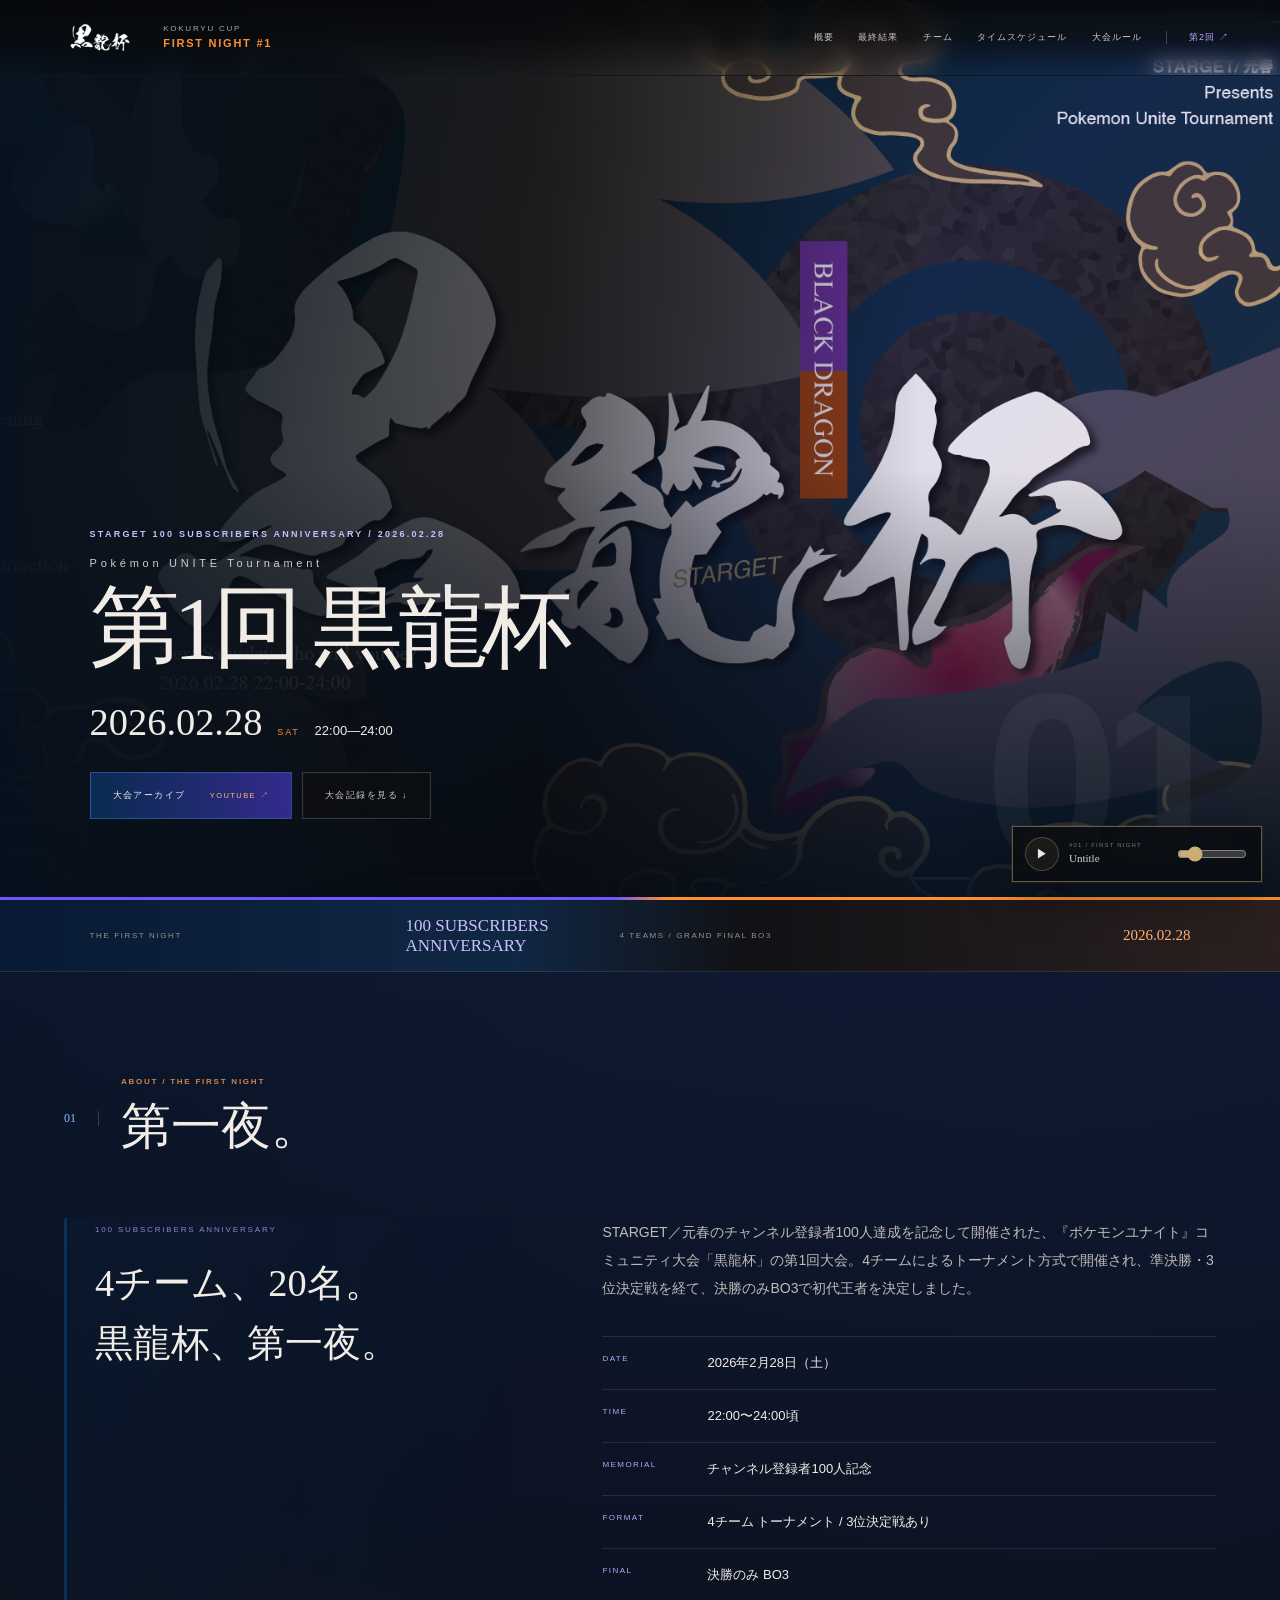
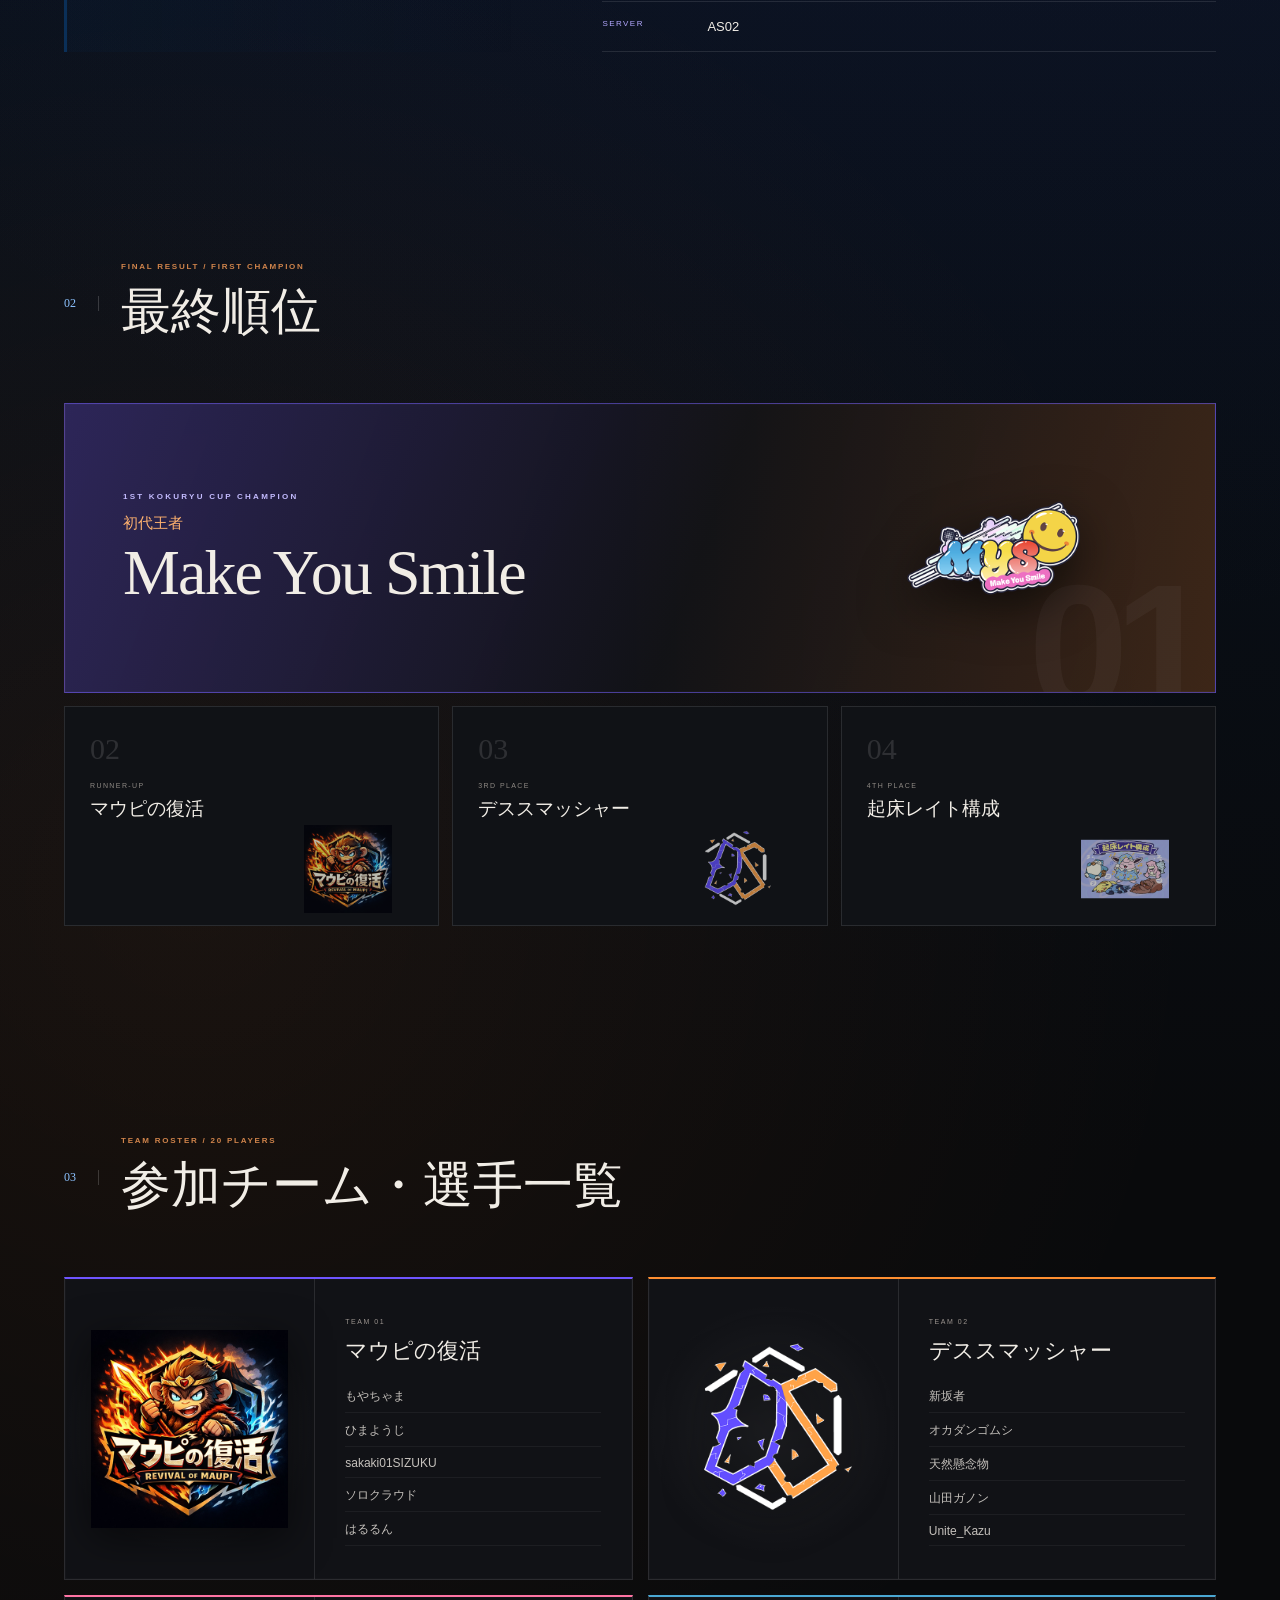
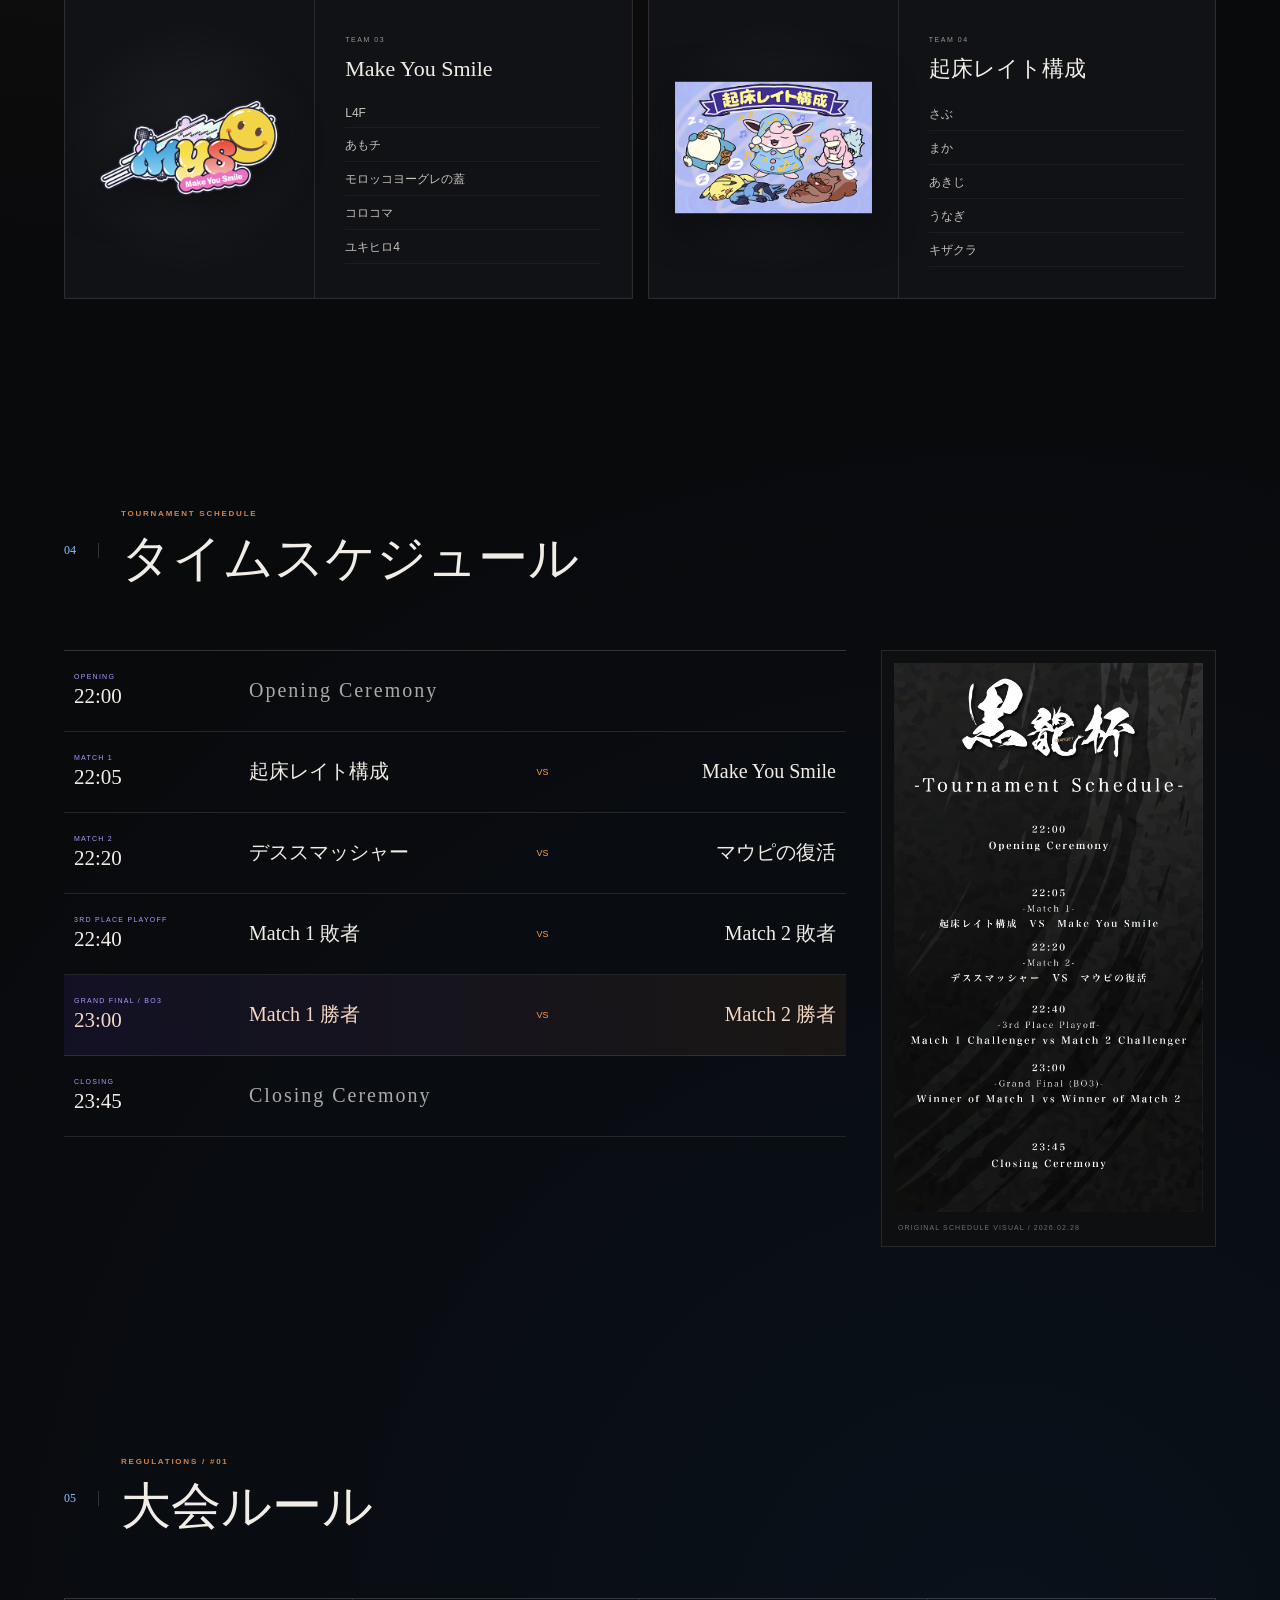
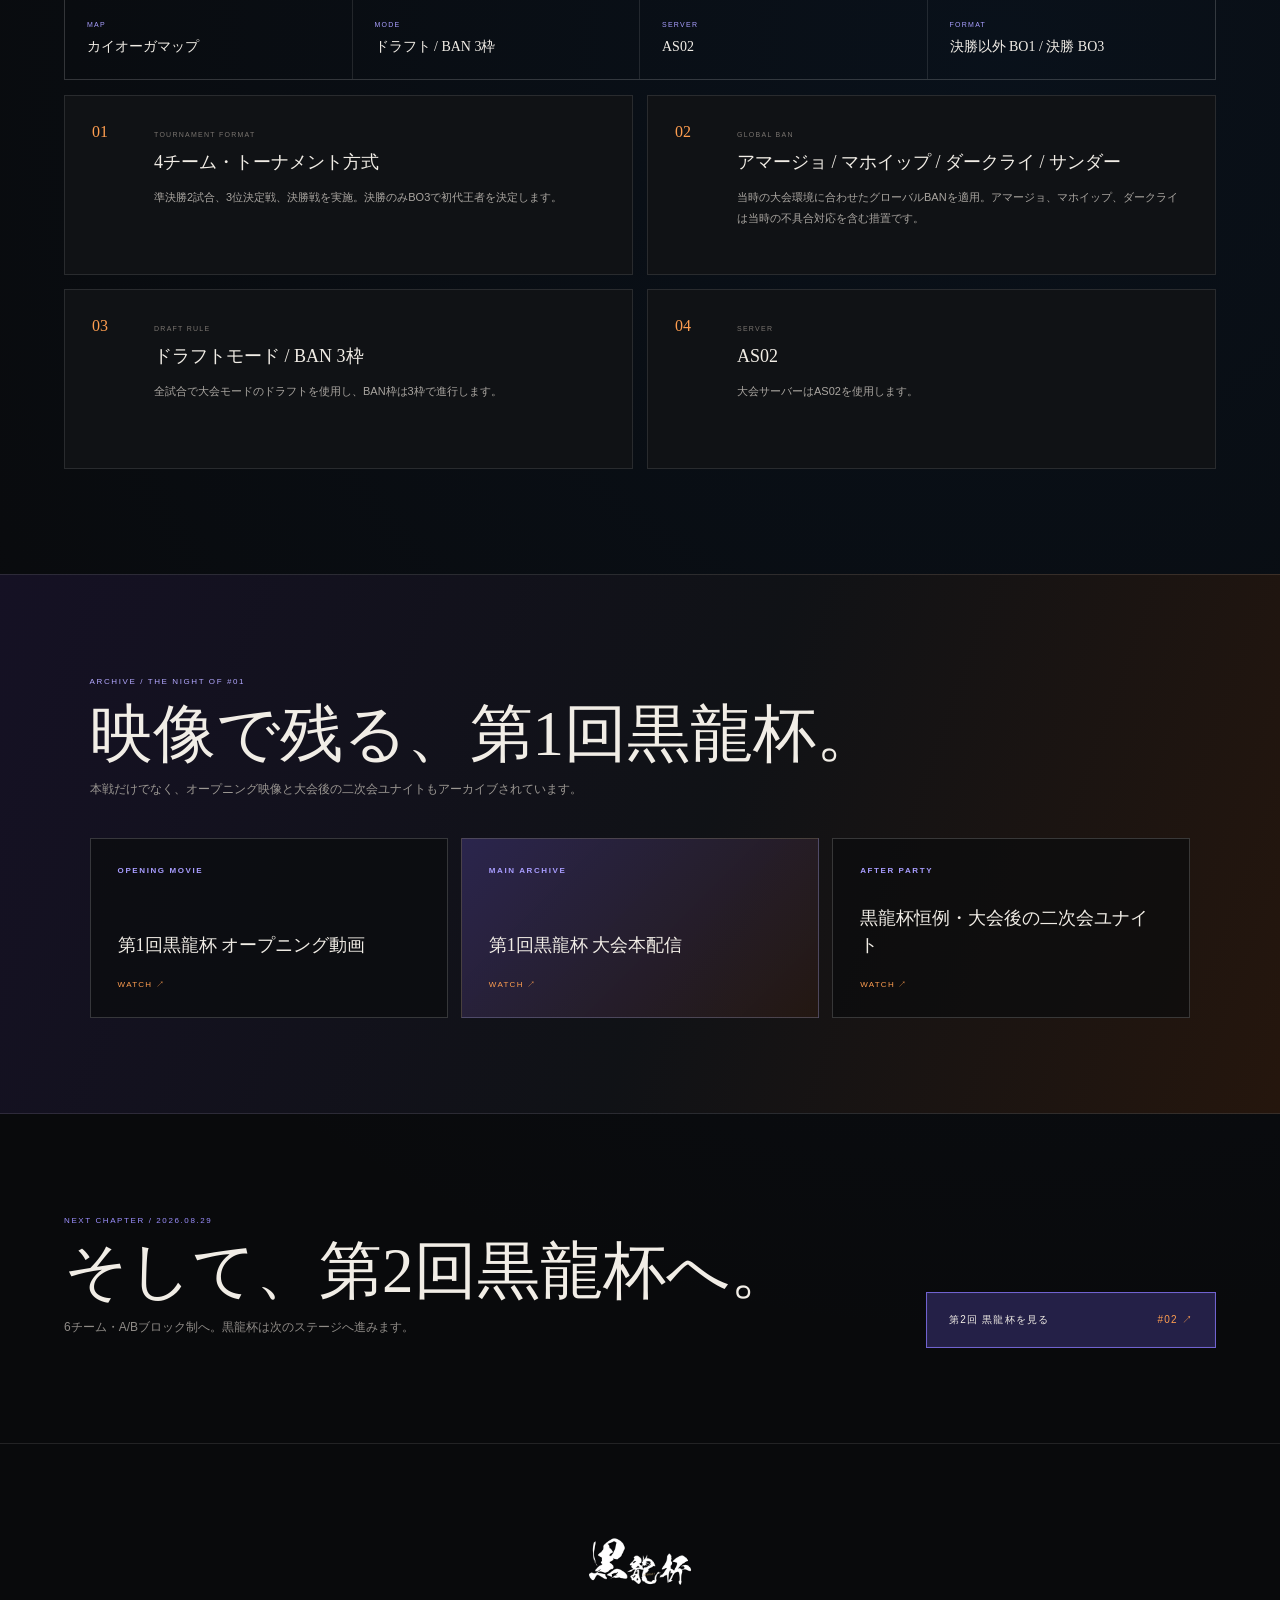
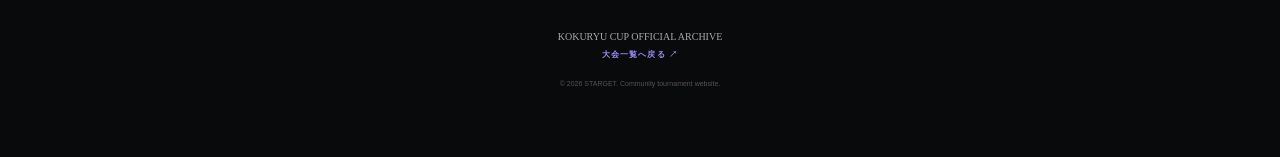
<file: kokuryu-hai-official-archive-v13/cup01/index.html>
<!doctype html>
<html lang="ja">
<head>
  <meta charset="utf-8">
  <meta name="viewport" content="width=device-width,initial-scale=1">
  <meta name="description" content="2026年2月28日開催。ポケモンユナイト 第1回 黒龍杯の最終結果・参加チーム・大会形式・ルール・タイムスケジュール・配信アーカイブ。">
  <title>第1回 黒龍杯｜STARGET / 元春</title>
  <link rel="stylesheet" href="style.css">
  <link rel="stylesheet" href="../shared-ui.css">
</head>
<body>
<main>
  <header>
    <a class="brand" href="../index.html" aria-label="黒龍杯トップへ">
      <img src="images/kokuryu-logo.png" alt="黒龍杯">
      <span>KOKURYU CUP<br><b>FIRST NIGHT #1</b></span>
    </a>
    <nav>
      <a href="#about">概要</a>
      <a href="#results">最終結果</a>
      <a href="#teams">チーム</a>
      <a href="#schedule">タイムスケジュール</a>
      <a href="#rules">大会ルール</a>
      <a class="nextCup" href="../cup02/index.html">第2回 ↗</a>
    </nav>
  </header>

  <section class="hero" id="top">
    <img src="images/main-visual.png" alt="第1回 黒龍杯 メインビジュアル">
    <div class="heroOverlay"></div>
    <div class="edition">01</div>
    <div class="heroText">
      <p class="eyebrow">STARGET 100 SUBSCRIBERS ANNIVERSARY / 2026.02.28</p>
      <h1><small>Pokémon UNITE Tournament</small>第1回 黒龍杯</h1>
      <div class="heroMeta">
        <strong>2026.02.28</strong>
        <span>SAT</span>
        <em>22:00—24:00</em>
      </div>
      <div class="heroActions">
        <a class="button primary" href="https://www.youtube.com/live/O8pzAQ5S2wA?si=xfdmjp-Vtlb8o1IK" target="_blank" rel="noreferrer">大会アーカイブ <small>YOUTUBE ↗</small></a>
        <a class="button ghost" href="#results">大会記録を見る ↓</a>
      </div>
    </div>
  </section>

  <section class="originStrip" aria-label="第1回大会の概要">
    <span>THE FIRST NIGHT</span><b>100 SUBSCRIBERS ANNIVERSARY</b><i>4 TEAMS / GRAND FINAL BO3</i><strong>2026.02.28</strong>
  </section>

  <section class="section" id="about">
    <div class="title">
      <b>01</b>
      <div><small>ABOUT / THE FIRST NIGHT</small><h2>第一夜。</h2></div>
    </div>
    <div class="about">
      <div class="statement">
        <small>100 SUBSCRIBERS ANNIVERSARY</small>
        <p>4チーム、20名。<br>黒龍杯、第一夜。</p>
      </div>
      <div class="aboutBody">
        <p>STARGET／元春のチャンネル登録者100人達成を記念して開催された、『ポケモンユナイト』コミュニティ大会「黒龍杯」の第1回大会。4チームによるトーナメント方式で開催され、準決勝・3位決定戦を経て、決勝のみBO3で初代王者を決定しました。</p>
        <dl>
          <div><dt>DATE</dt><dd>2026年2月28日（土）</dd></div>
          <div><dt>TIME</dt><dd>22:00〜24:00頃</dd></div>
          <div><dt>MEMORIAL</dt><dd>チャンネル登録者100人記念</dd></div>
          <div><dt>FORMAT</dt><dd>4チーム トーナメント / 3位決定戦あり</dd></div>
          <div><dt>FINAL</dt><dd>決勝のみ BO3</dd></div>
          <div><dt>SERVER</dt><dd>AS02</dd></div>
        </dl>
      </div>
    </div>
  </section>

  <section class="section resultsSection" id="results">
    <div class="title">
      <b>02</b>
      <div><small>FINAL RESULT / FIRST CHAMPION</small><h2>最終順位</h2></div>
    </div>
    <article class="champion">
      <div class="championCopy">
        <small>1ST KOKURYU CUP CHAMPION</small>
        <span>初代王者</span>
        <h3>Make You Smile</h3>
      </div>
      <img src="images/team-mys.png" alt="Make You Smile ロゴ">
      <b class="championNo">01</b>
    </article>
    <div class="ranking">
      <article><b>02</b><small>RUNNER-UP</small><h3>マウピの復活</h3><img src="images/team-maupi.png" alt="マウピの復活 ロゴ"></article>
      <article><b>03</b><small>3RD PLACE</small><h3>デススマッシャー</h3><img src="images/team-ds.png" alt="デススマッシャー ロゴ"></article>
      <article><b>04</b><small>4TH PLACE</small><h3>起床レイト構成</h3><img src="images/team-zzz.png" alt="起床レイト構成 ロゴ"></article>
    </div>
  </section>

  <section class="section" id="teams">
    <div class="title">
      <b>03</b>
      <div><small>TEAM ROSTER / 20 PLAYERS</small><h2>参加チーム・選手一覧</h2></div>
    </div>
    <div class="teamGrid">
      <article class="teamCard purple">
        <div class="logoWrap"><img src="images/team-maupi.png" alt="マウピの復活 ロゴ"></div>
        <div class="teamCopy"><small>TEAM 01</small><h3>マウピの復活</h3><ul><li>もやちゃま</li><li>ひまようじ</li><li>sakaki01SIZUKU</li><li>ソロクラウド</li><li>はるるん</li></ul></div>
      </article>
      <article class="teamCard orange">
        <div class="logoWrap"><img src="images/team-ds.png" alt="デススマッシャー ロゴ"></div>
        <div class="teamCopy"><small>TEAM 02</small><h3>デススマッシャー</h3><ul><li>新坂者</li><li>オカダンゴムシ</li><li>天然懸念物</li><li>山田ガノン</li><li>Unite_Kazu</li></ul></div>
      </article>
      <article class="teamCard pink">
        <div class="logoWrap"><img src="images/team-mys.png" alt="Make You Smile ロゴ"></div>
        <div class="teamCopy"><small>TEAM 03</small><h3>Make You Smile</h3><ul><li>L4F</li><li>あもチ</li><li>モロッコヨーグレの蓋</li><li>コロコマ</li><li>ユキヒロ4</li></ul></div>
      </article>
      <article class="teamCard blue">
        <div class="logoWrap"><img src="images/team-zzz.png" alt="起床レイト構成 ロゴ"></div>
        <div class="teamCopy"><small>TEAM 04</small><h3>起床レイト構成</h3><ul><li>さぶ</li><li>まか</li><li>あきじ</li><li>うなぎ</li><li>キザクラ</li></ul></div>
      </article>
    </div>
  </section>

  <section class="section scheduleSection" id="schedule">
    <div class="title">
      <b>04</b>
      <div><small>TOURNAMENT SCHEDULE</small><h2>タイムスケジュール</h2></div>
    </div>
    <div class="scheduleLayout">
      <div class="schedule">
        <article class="ceremony"><div><small>OPENING</small><strong>22:00</strong></div><p>Opening Ceremony</p></article>
        <article><div><small>MATCH 1</small><strong>22:05</strong></div><p><span>起床レイト構成</span><b>VS</b><span>Make You Smile</span></p></article>
        <article><div><small>MATCH 2</small><strong>22:20</strong></div><p><span>デススマッシャー</span><b>VS</b><span>マウピの復活</span></p></article>
        <article><div><small>3RD PLACE PLAYOFF</small><strong>22:40</strong></div><p><span>Match 1 敗者</span><b>VS</b><span>Match 2 敗者</span></p></article>
        <article class="final"><div><small>GRAND FINAL / BO3</small><strong>23:00</strong></div><p><span>Match 1 勝者</span><b>VS</b><span>Match 2 勝者</span></p></article>
        <article class="ceremony"><div><small>CLOSING</small><strong>23:45</strong></div><p>Closing Ceremony</p></article>
      </div>
      <figure class="originalSchedule">
        <img src="images/schedule-original.png" alt="第1回黒龍杯 当時のタイムスケジュール">
        <figcaption>ORIGINAL SCHEDULE VISUAL / 2026.02.28</figcaption>
      </figure>
    </div>
  </section>

  <section class="section" id="rules">
    <div class="title">
      <b>05</b>
      <div><small>REGULATIONS / #01</small><h2>大会ルール</h2></div>
    </div>
    <div class="facts">
      <div><small>MAP</small><b>カイオーガマップ</b></div>
      <div><small>MODE</small><b>ドラフト / BAN 3枠</b></div>
      <div><small>SERVER</small><b>AS02</b></div>
      <div><small>FORMAT</small><b>決勝以外 BO1 / 決勝 BO3</b></div>
    </div>
    <div class="rulesGrid">
      <article><span>01</span><div><small>TOURNAMENT FORMAT</small><h3>4チーム・トーナメント方式</h3><p>準決勝2試合、3位決定戦、決勝戦を実施。決勝のみBO3で初代王者を決定します。</p></div></article>
      <article><span>02</span><div><small>GLOBAL BAN</small><h3>アマージョ / マホイップ / ダークライ / サンダー</h3><p>当時の大会環境に合わせたグローバルBANを適用。アマージョ、マホイップ、ダークライは当時の不具合対応を含む措置です。</p></div></article>
      <article><span>03</span><div><small>DRAFT RULE</small><h3>ドラフトモード / BAN 3枠</h3><p>全試合で大会モードのドラフトを使用し、BAN枠は3枠で進行します。</p></div></article>
      <article><span>04</span><div><small>SERVER</small><h3>AS02</h3><p>大会サーバーはAS02を使用します。</p></div></article>
    </div>
  </section>

  <section class="media" id="media">
    <div class="mediaIntro">
      <small>ARCHIVE / THE NIGHT OF #01</small>
      <h2>映像で残る、第1回黒龍杯。</h2>
      <p>本戦だけでなく、オープニング映像と大会後の二次会ユナイトもアーカイブされています。</p>
    </div>
    <div class="mediaGrid">
      <a href="https://youtu.be/jjrYiZsbRvA?si=n23_sO0033v0Rc4g" target="_blank" rel="noreferrer"><b>OPENING MOVIE</b><span>第1回黒龍杯 オープニング動画</span><em>WATCH ↗</em></a>
      <a class="mainArchive" href="https://www.youtube.com/live/O8pzAQ5S2wA?si=xfdmjp-Vtlb8o1IK" target="_blank" rel="noreferrer"><b>MAIN ARCHIVE</b><span>第1回黒龍杯 大会本配信</span><em>WATCH ↗</em></a>
      <a href="https://www.youtube.com/live/pNDfLzVhMNU?si=sxX1GuhkRXhd2pHi" target="_blank" rel="noreferrer"><b>AFTER PARTY</b><span>黒龍杯恒例・大会後の二次会ユナイト</span><em>WATCH ↗</em></a>
    </div>
  </section>

  <section class="nextTournament">
    <div>
      <small>NEXT CHAPTER / 2026.08.29</small>
      <h2>そして、第2回黒龍杯へ。</h2>
      <p>6チーム・A/Bブロック制へ。黒龍杯は次のステージへ進みます。</p>
    </div>
    <a href="../cup02/index.html">第2回 黒龍杯を見る <span>#02 ↗</span></a>
  </section>

  <footer>
    <a href="../index.html"><img src="images/kokuryu-logo.png" alt="黒龍杯"><p>KOKURYU CUP OFFICIAL ARCHIVE</p><b>大会一覧へ戻る ↗</b></a>
    <small>© 2026 STARGET. Community tournament website.</small>
  </footer>
</main>
<script src="../motion.js"></script>
<script>window.KOKURYU_BGM={label:"#01 / FIRST NIGHT",tracks:[{src:"../audio/untitle-cup01.mp3",title:"Untitle",gain:1.0}]};</script>
<script src="../audio-player.js"></script>
</body>
</html>
</file>
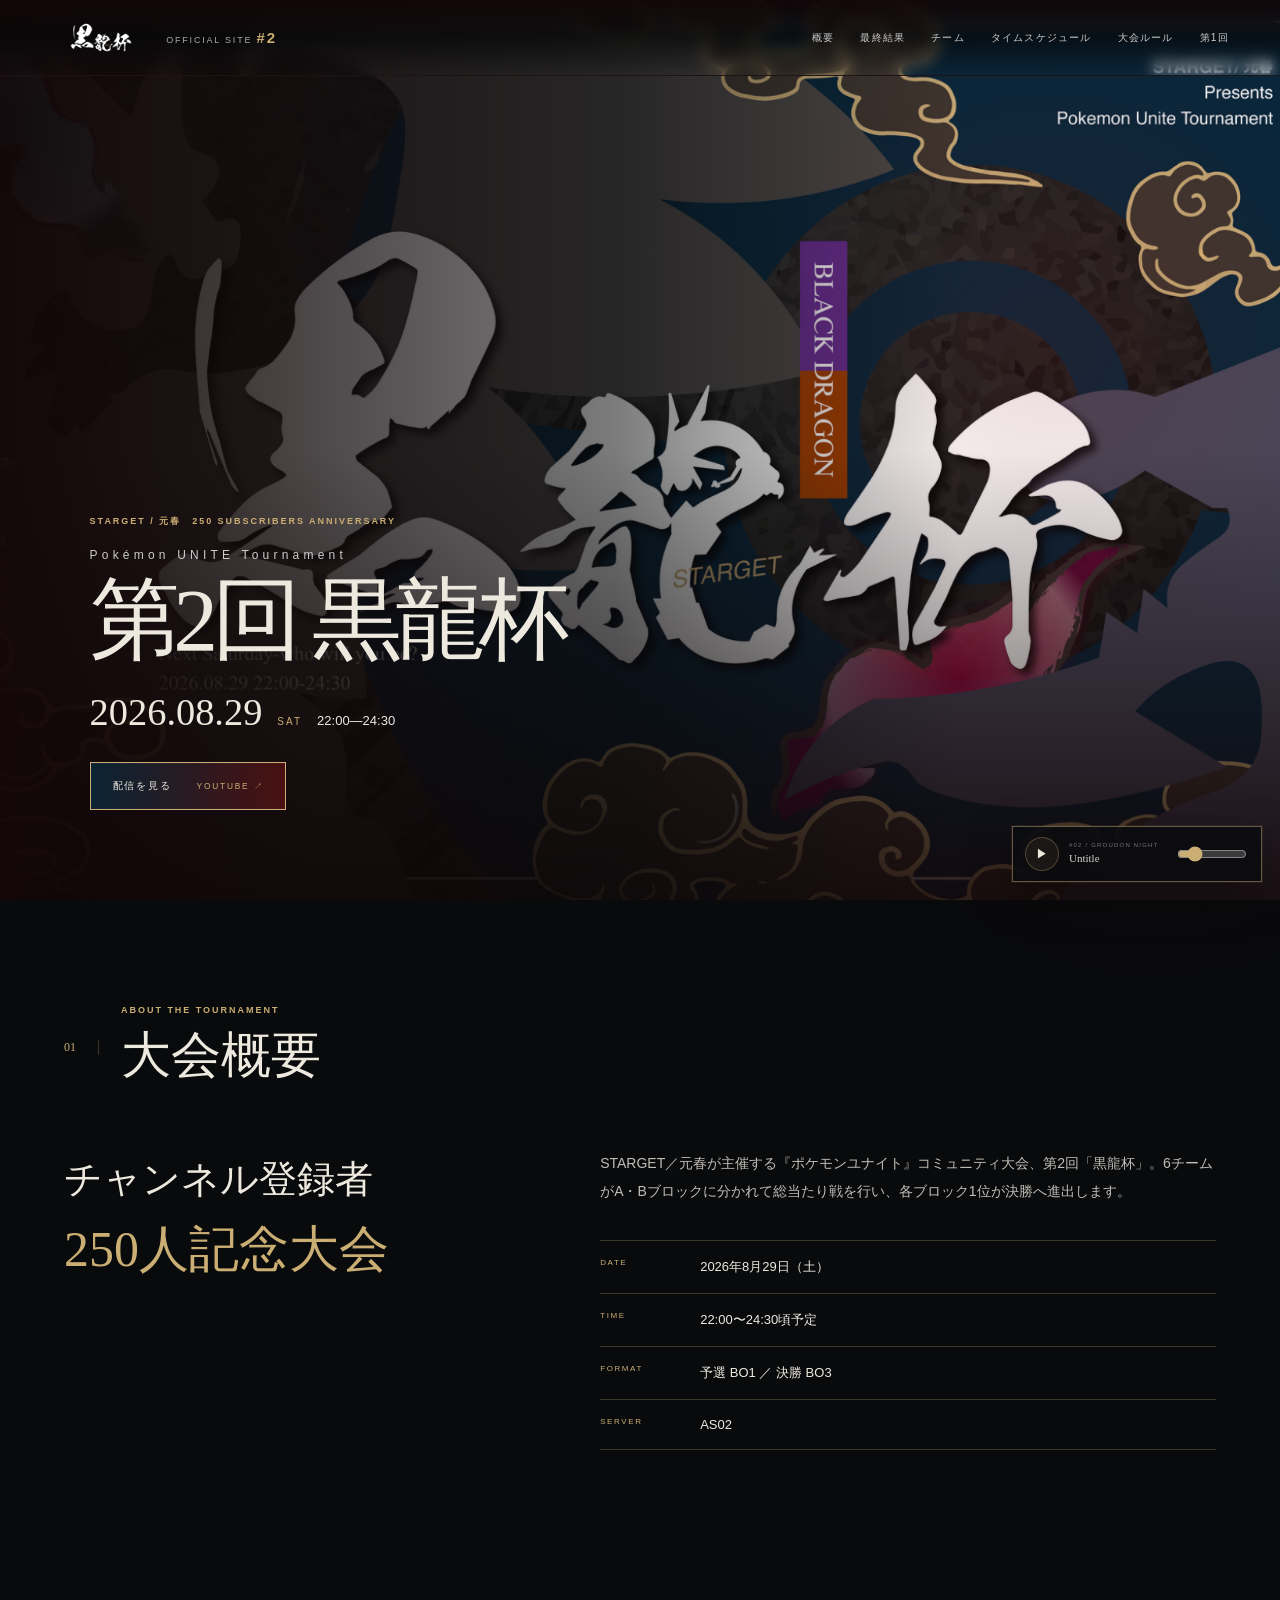
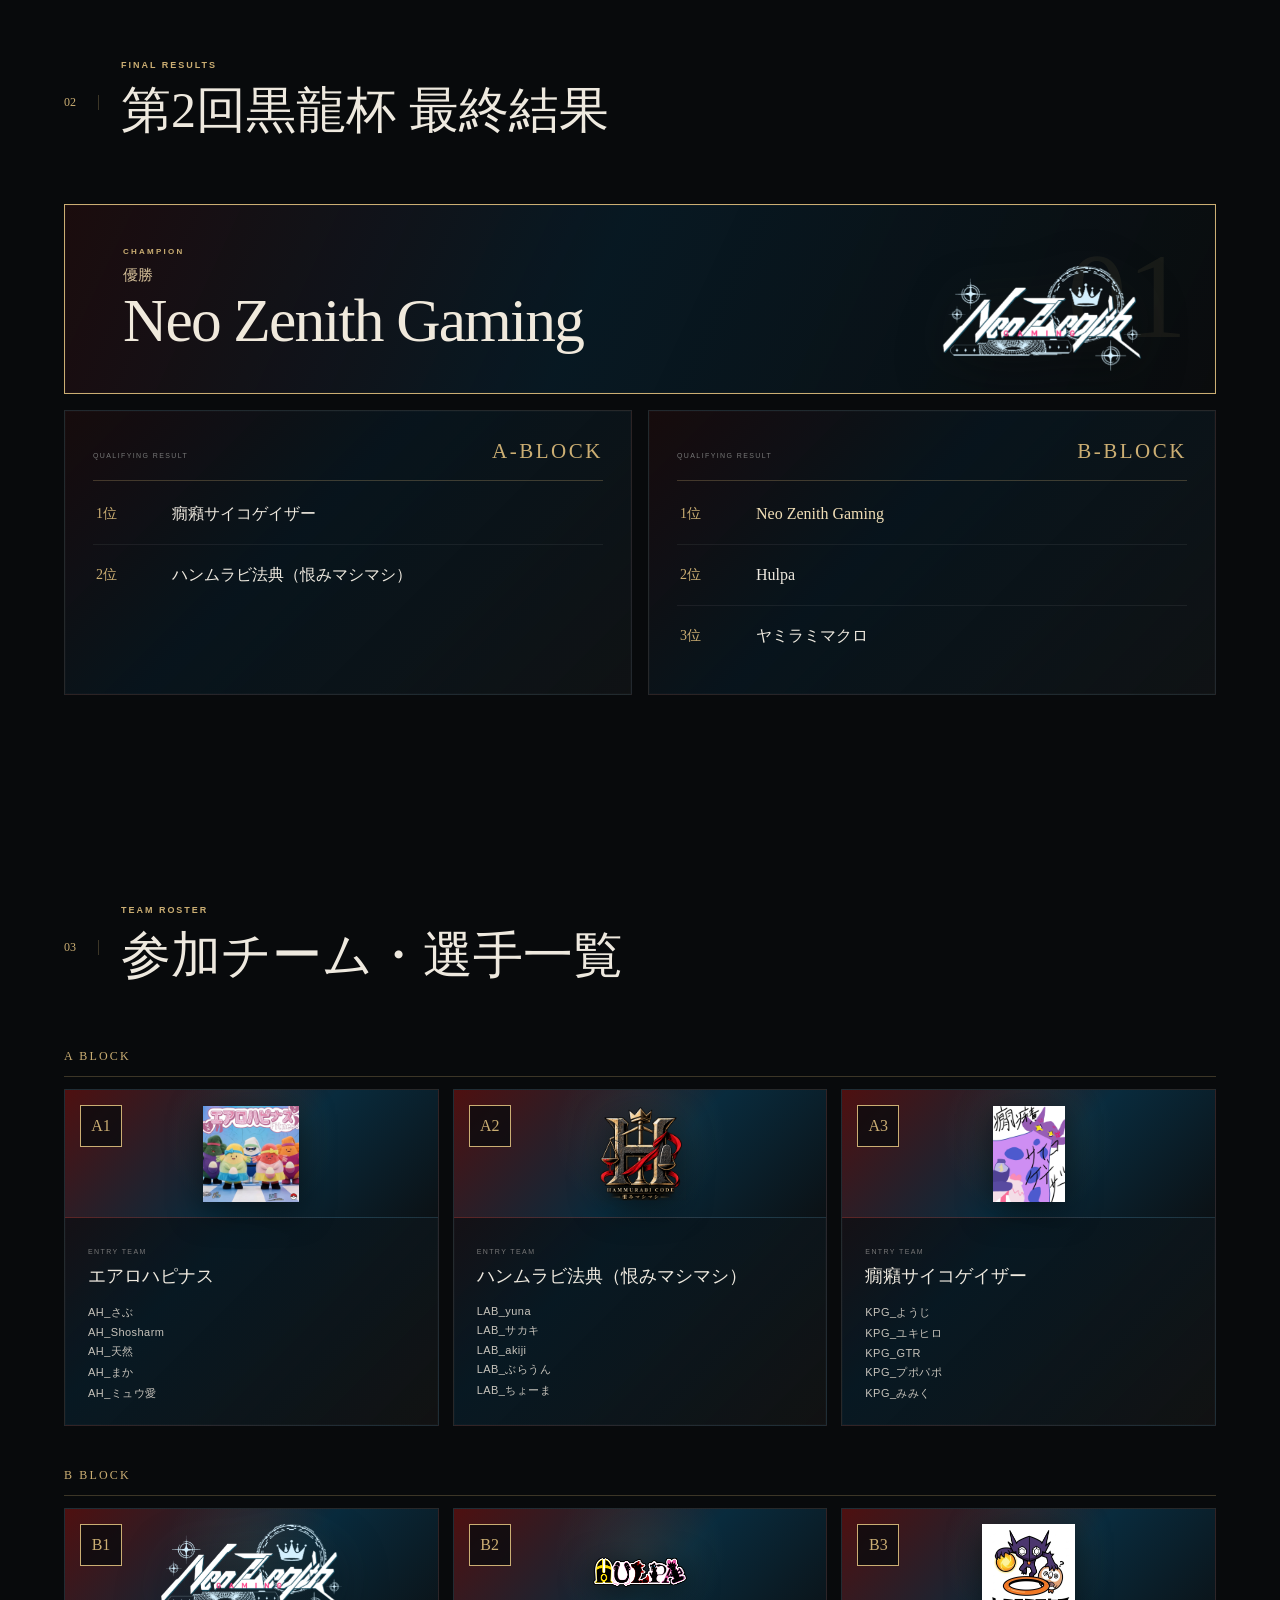
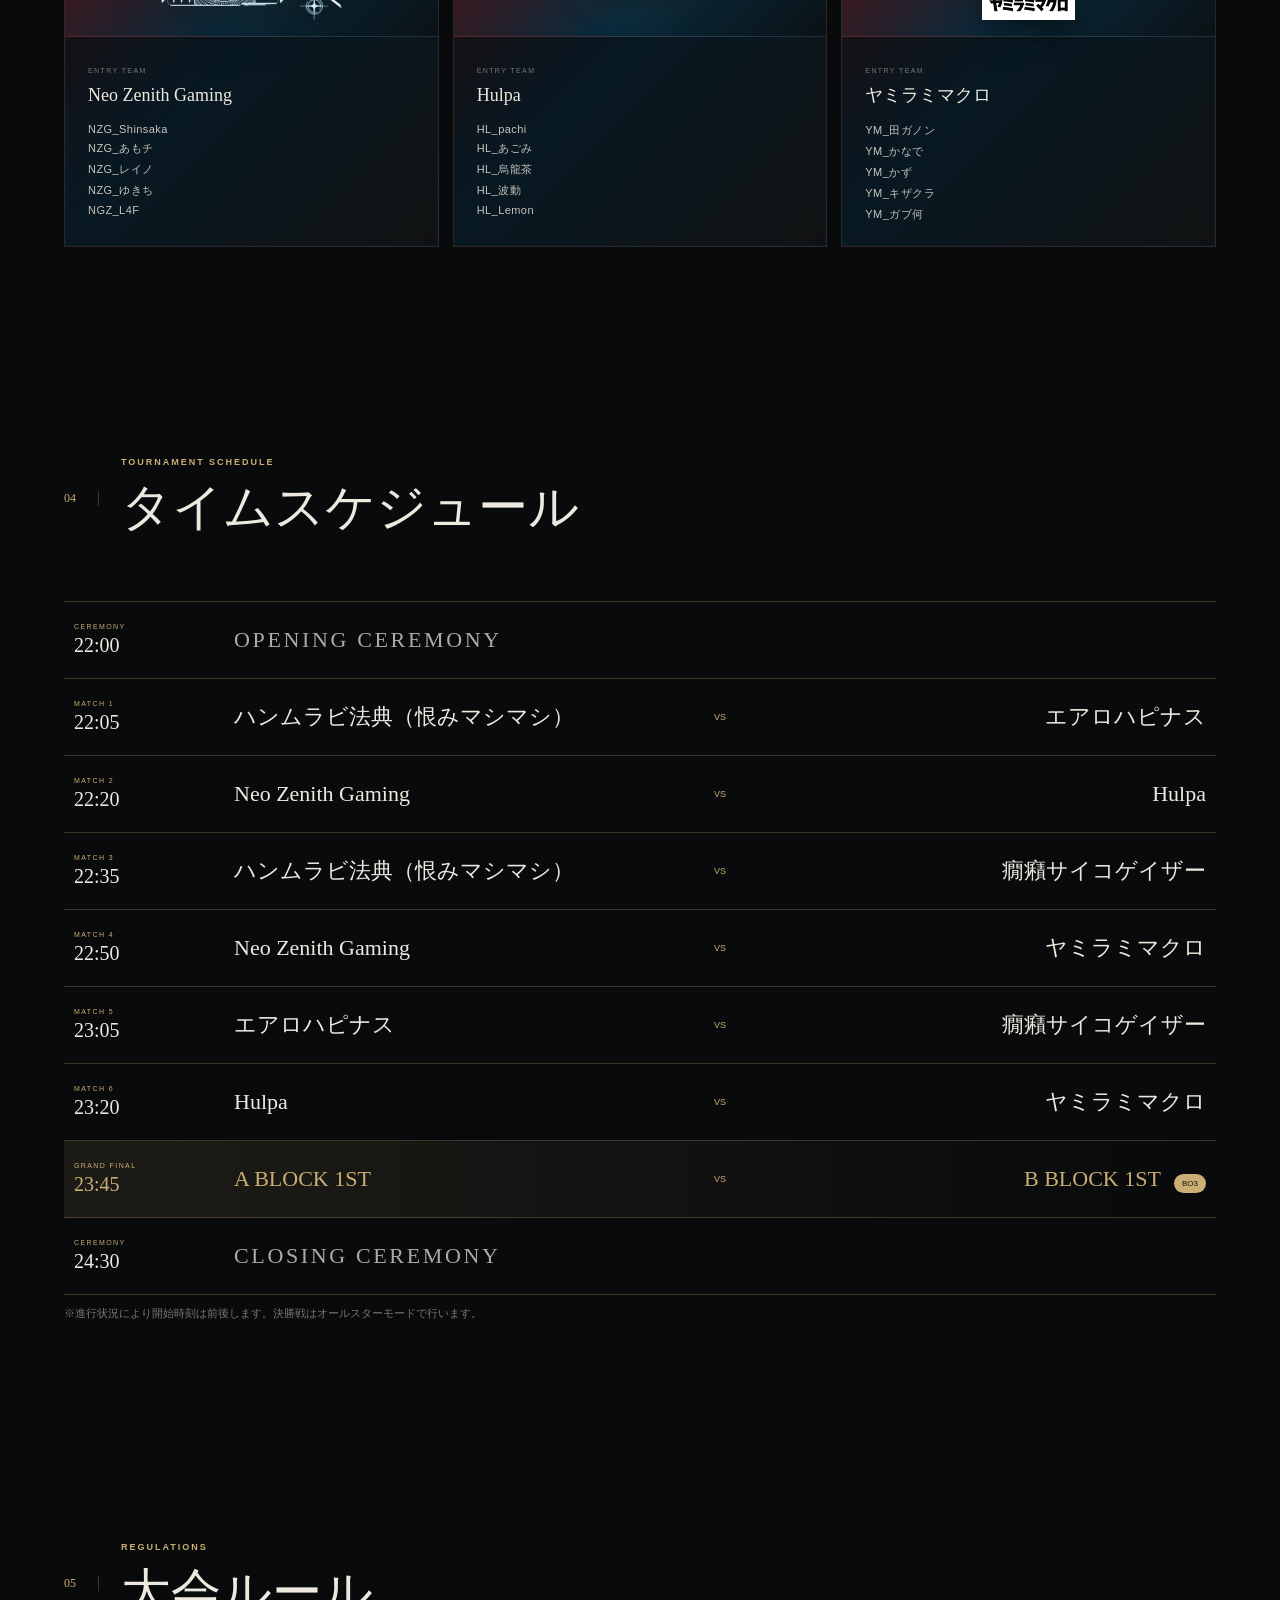
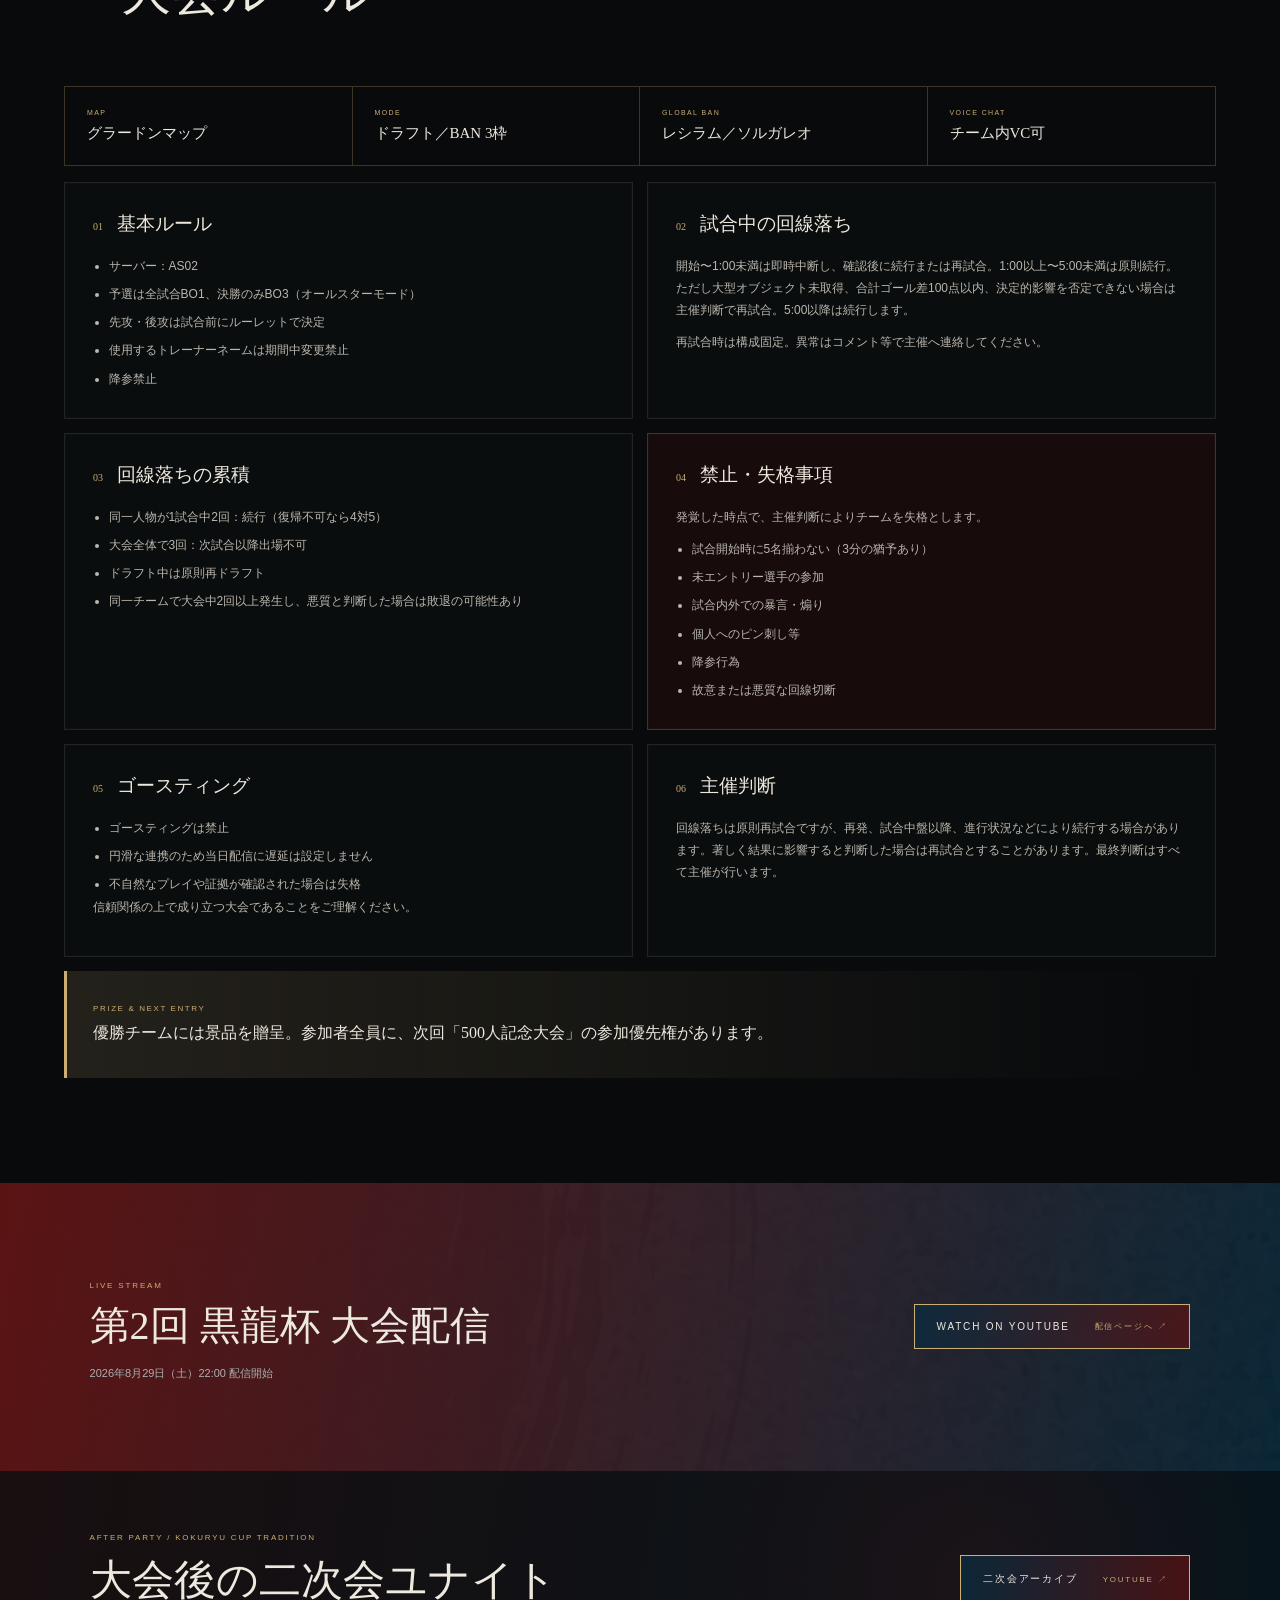
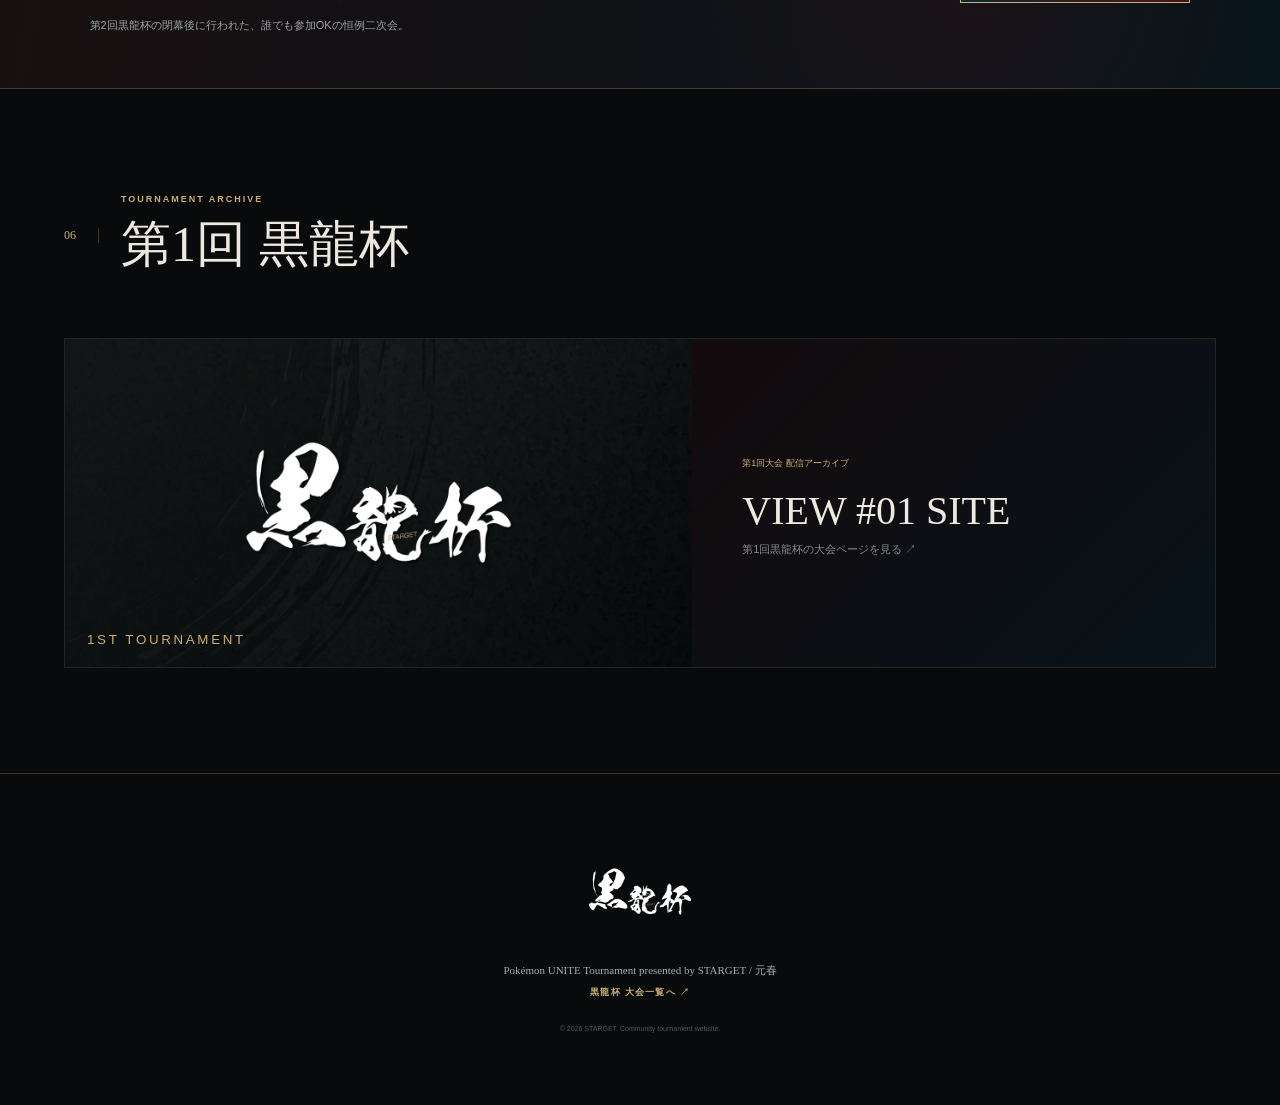
<file: kokuryu-hai-official-archive-v13/cup02/index.html>
<!DOCTYPE html>

<html lang="ja">
<head>
<meta charset="utf-8"/>
<meta content="width=device-width,initial-scale=1" name="viewport"/>
<meta content="2026年8月29日開催。ポケモンユナイト 第2回 黒龍杯の最終結果・大会概要・ルール・参加チーム・タイムスケジュール。" name="description"/>
<title>第2回 黒龍杯｜STARGET / 元春</title>
<link href="style.css" rel="stylesheet"/>
<link href="../shared-ui.css" rel="stylesheet"/>
</head>
<body><main><header><a href="../index.html"><img alt="黒龍杯" src="images/kokuryu-logo.png"/><span>OFFICIAL SITE <b>#2</b></span></a><nav><a href="#about">概要</a><a href="#results">最終結果</a><a href="#teams">チーム</a><a href="#schedule">タイムスケジュール</a><a href="#rules">大会ルール</a><a href="../cup01/index.html">第1回</a></nav></header><section class="hero" id="top"><img alt="第2回 黒龍杯 メインビジュアル" src="images/main-visual.png"/><div class="shade"></div><div class="heroText"><p>STARGET / 元春　250 SUBSCRIBERS ANNIVERSARY</p><h1><small>Pokémon UNITE Tournament</small>第2回 黒龍杯</h1><div class="date"><strong>2026.08.29</strong><span>SAT</span><em>22:00—24:30</em></div><a class="button" href="https://www.youtube.com/live/6pAwxB7XsbE?si=rRWarfAHwXtu6f40" rel="noreferrer" target="_blank">配信を見る <small>YOUTUBE ↗</small></a></div></section><section class="section" id="about"><div class="title"><b>01</b><div><small>ABOUT THE TOURNAMENT</small><h2>大会概要</h2></div></div><div class="about"><p>チャンネル登録者<br/><strong>250人記念大会</strong></p><div><p>STARGET／元春が主催する『ポケモンユナイト』コミュニティ大会、第2回「黒龍杯」。6チームがA・Bブロックに分かれて総当たり戦を行い、各ブロック1位が決勝へ進出します。</p><dl><div><dt>DATE</dt><dd>2026年8月29日（土）</dd></div><div><dt>TIME</dt><dd>22:00〜24:30頃予定</dd></div><div><dt>FORMAT</dt><dd>予選 BO1 ／ 決勝 BO3</dd></div><div><dt>SERVER</dt><dd>AS02</dd></div></dl></div></div></section><section class="section resultsSection" id="results"><div class="title"><b>02</b><div><small>FINAL RESULTS</small><h2>第2回黒龍杯 最終結果</h2></div></div><div class="champion"><small>CHAMPION</small><span>優勝</span><h3>Neo Zenith Gaming</h3><img alt="Neo Zenith Gaming ロゴ" class="championLogo" src="images/team-nzg-animated.gif"/></div><div class="resultsGrid"><article class="resultBlock"><div class="resultHead"><small>QUALIFYING RESULT</small><h3>A-BLOCK</h3></div><ol><li><b>1位</b><span>癇癪サイコゲイザー</span></li><li><b>2位</b><span>ハンムラビ法典（恨みマシマシ）</span></li></ol></article><article class="resultBlock"><div class="resultHead"><small>QUALIFYING RESULT</small><h3>B-BLOCK</h3></div><ol><li class="winner"><b>1位</b><span>Neo Zenith Gaming</span></li><li><b>2位</b><span>Hulpa</span></li><li><b>3位</b><span>ヤミラミマクロ</span></li></ol></article></div></section><section class="section" id="teams"><div class="title"><b>03</b><div><small>TEAM ROSTER</small><h2>参加チーム・選手一覧</h2></div></div><div><h3 class="block">A BLOCK</h3><div class="teamGrid"><article class="team"><div class="teamTop"><b>A1</b><div class="teamLogo"><img alt="エアロハピナス ロゴ" src="images/team-aero-happiness.png"/></div></div><div><small>ENTRY TEAM</small><h3>エアロハピナス</h3><ul><li>AH_さぶ</li><li>AH_Shosharm</li><li>AH_天然</li><li>AH_まか</li><li>AH_ミュウ愛</li></ul></div></article><article class="team"><div class="teamTop"><b>A2</b><div class="teamLogo"><img alt="ハンムラビ法典（恨みマシマシ） ロゴ" src="images/team-hammurabi.png"/></div></div><div><small>ENTRY TEAM</small><h3>ハンムラビ法典（恨みマシマシ）</h3><ul><li>LAB_yuna</li><li>LAB_サカキ</li><li>LAB_akiji</li><li>LAB_ぶらうん</li><li>LAB_ちょーま</li></ul></div></article><article class="team"><div class="teamTop"><b>A3</b><div class="teamLogo"><img alt="癇癪サイコゲイザー ロゴ" src="images/team-kpg.png"/></div></div><div><small>ENTRY TEAM</small><h3>癇癪サイコゲイザー</h3><ul><li>KPG_ようじ</li><li>KPG_ユキヒロ</li><li>KPG_GTR</li><li>KPG_プポパポ</li><li>KPG_みみく</li></ul></div></article></div></div><div><h3 class="block">B BLOCK</h3><div class="teamGrid"><article class="team"><div class="teamTop"><b>B1</b><div class="teamLogo"><img alt="Neo Zenith Gaming ロゴ" src="images/team-nzg-animated.gif"/></div></div><div><small>ENTRY TEAM</small><h3>Neo Zenith Gaming</h3><ul><li>NZG_Shinsaka</li><li>NZG_あもチ</li><li>NZG_レイノ</li><li>NZG_ゆきち</li><li>NGZ_L4F</li></ul></div></article><article class="team"><div class="teamTop"><b>B2</b><div class="teamLogo"><img alt="Hulpa ロゴ" src="images/team-hulpa.png"/></div></div><div><small>ENTRY TEAM</small><h3>Hulpa</h3><ul><li>HL_pachi</li><li>HL_あごみ</li><li>HL_烏龍茶</li><li>HL_波動</li><li>HL_Lemon</li></ul></div></article><article class="team"><div class="teamTop"><b>B3</b><div class="teamLogo"><img alt="ヤミラミマクロ ロゴ" src="images/team-yami.jpg"/></div></div><div><small>ENTRY TEAM</small><h3>ヤミラミマクロ</h3><ul><li>YM_田ガノン</li><li>YM_かなで</li><li>YM_かず</li><li>YM_キザクラ</li><li>YM_ガブ何</li></ul></div></article></div></div></section><section class="section" id="schedule"><div class="title"><b>04</b><div><small>TOURNAMENT SCHEDULE</small><h2>タイムスケジュール</h2></div></div><div class="schedule"><article class="ceremony"><div><small>CEREMONY</small><strong>22:00</strong></div><p><span>OPENING CEREMONY</span></p></article><article><div><small>MATCH 1</small><strong>22:05</strong></div><p><span>ハンムラビ法典（恨みマシマシ）</span><b>VS</b><span>エアロハピナス</span></p></article><article><div><small>MATCH 2</small><strong>22:20</strong></div><p><span>Neo Zenith Gaming</span><b>VS</b><span>Hulpa</span></p></article><article><div><small>MATCH 3</small><strong>22:35</strong></div><p><span>ハンムラビ法典（恨みマシマシ）</span><b>VS</b><span>癇癪サイコゲイザー</span></p></article><article><div><small>MATCH 4</small><strong>22:50</strong></div><p><span>Neo Zenith Gaming</span><b>VS</b><span>ヤミラミマクロ</span></p></article><article><div><small>MATCH 5</small><strong>23:05</strong></div><p><span>エアロハピナス</span><b>VS</b><span>癇癪サイコゲイザー</span></p></article><article><div><small>MATCH 6</small><strong>23:20</strong></div><p><span>Hulpa</span><b>VS</b><span>ヤミラミマクロ</span></p></article><article class="final"><div><small>GRAND FINAL</small><strong>23:45</strong></div><p><span>A BLOCK 1ST</span><b>VS</b><span>B BLOCK 1ST <em>BO3</em></span></p></article><article class="ceremony"><div><small>CEREMONY</small><strong>24:30</strong></div><p><span>CLOSING CEREMONY</span></p></article></div><p class="note">※進行状況により開始時刻は前後します。決勝戦はオールスターモードで行います。</p></section><section class="section" id="rules"><div class="title"><b>05</b><div><small>REGULATIONS</small><h2>大会ルール</h2></div></div><div class="facts"><div><small>MAP</small><b>グラードンマップ</b></div><div><small>MODE</small><b>ドラフト／BAN 3枠</b></div><div><small>GLOBAL BAN</small><b>レシラム／ソルガレオ</b></div><div><small>VOICE CHAT</small><b>チーム内VC可</b></div></div><div class="rules"><article class="rule"><h3><i>01</i>基本ルール</h3><div><ul><li>サーバー：AS02</li><li>予選は全試合BO1、決勝のみBO3（オールスターモード）</li><li>先攻・後攻は試合前にルーレットで決定</li><li>使用するトレーナーネームは期間中変更禁止</li><li>降参禁止</li></ul></div></article><article class="rule"><h3><i>02</i>試合中の回線落ち</h3><div><p>開始〜1:00未満は即時中断し、確認後に続行または再試合。1:00以上〜5:00未満は原則続行。ただし大型オブジェクト未取得、合計ゴール差100点以内、決定的影響を否定できない場合は主催判断で再試合。5:00以降は続行します。</p><p>再試合時は構成固定。異常はコメント等で主催へ連絡してください。</p></div></article><article class="rule"><h3><i>03</i>回線落ちの累積</h3><div><ul><li>同一人物が1試合中2回：続行（復帰不可なら4対5）</li><li>大会全体で3回：次試合以降出場不可</li><li>ドラフト中は原則再ドラフト</li><li>同一チームで大会中2回以上発生し、悪質と判断した場合は敗退の可能性あり</li></ul></div></article><article class="rule danger"><h3><i>04</i>禁止・失格事項</h3><div><p>発覚した時点で、主催判断によりチームを失格とします。</p><ul><li>試合開始時に5名揃わない（3分の猶予あり）</li><li>未エントリー選手の参加</li><li>試合内外での暴言・煽り</li><li>個人へのピン刺し等</li><li>降参行為</li><li>故意または悪質な回線切断</li></ul></div></article><article class="rule"><h3><i>05</i>ゴースティング</h3><div><ul><li>ゴースティングは禁止</li><li>円滑な連携のため当日配信に遅延は設定しません</li><li>不自然なプレイや証拠が確認された場合は失格</li></ul><p>信頼関係の上で成り立つ大会であることをご理解ください。</p></div></article><article class="rule"><h3><i>06</i>主催判断</h3><div><p>回線落ちは原則再試合ですが、再発、試合中盤以降、進行状況などにより続行する場合があります。著しく結果に影響すると判断した場合は再試合とすることがあります。最終判断はすべて主催が行います。</p></div></article></div><div class="prize"><small>PRIZE &amp; NEXT ENTRY</small><p>優勝チームには景品を贈呈。参加者全員に、次回「500人記念大会」の参加優先権があります。</p></div></section><section class="stream" id="stream"><div><p>LIVE STREAM</p><h2>第2回 黒龍杯 大会配信</h2><span>2026年8月29日（土）22:00 配信開始</span></div><a class="button" href="https://www.youtube.com/live/6pAwxB7XsbE?si=rRWarfAHwXtu6f40" rel="noreferrer" target="_blank">WATCH ON YOUTUBE <small>配信ページへ ↗</small></a></section><section class="afterParty"><div><small>AFTER PARTY / KOKURYU CUP TRADITION</small><h2>大会後の二次会ユナイト</h2><p>第2回黒龍杯の閉幕後に行われた、誰でも参加OKの恒例二次会。</p></div><a class="button" href="https://www.youtube.com/live/QYzcMi9oa4s?si=JiUxhgtpSSQgfn2M" rel="noreferrer" target="_blank">二次会アーカイブ <small>YOUTUBE ↗</small></a></section><section class="section" id="archive"><div class="title"><b>06</b><div><small>TOURNAMENT ARCHIVE</small><h2>第1回 黒龍杯</h2></div></div><a class="archive" href="../cup01/index.html"><div><img alt="黒龍杯" src="images/kokuryu-logo.png"/><small>1ST TOURNAMENT</small></div><div><p>第1回大会 配信アーカイブ</p><h3>VIEW #01 SITE</h3><span>第1回黒龍杯の大会ページを見る ↗</span></div></a></section><footer><a href="../index.html"><img alt="黒龍杯" src="images/kokuryu-logo.png"/><p>Pokémon UNITE Tournament presented by STARGET / 元春</p><b>黒龍杯 大会一覧へ ↗</b></a><small>© 2026 STARGET. Community tournament website.</small></footer></main><script src="../motion.js"></script>
<script>window.KOKURYU_BGM={label:"#02 / GROUDON NIGHT",tracks:[{src:"../audio/untitle-cup02-01.mp3",title:"Untitle",gain:1.0},{src:"../audio/untitle-cup02-02.mp3",title:"Untitle",gain:.87},{src:"../audio/untitle-cup02-03.mp3",title:"Untitle",gain:.89},{src:"../audio/untitle-cup02-04.mp3",title:"Untitle",gain:.83}]};</script>
<script src="../audio-player.js"></script></body>
</html>
</file>
<file: shared-ui.css>
/* Shared KOKURYU interface layer: water cursor + compact BGM dock */
:root{--water:#b8ecff;--water2:#65b8dc;--sound-gold:#cbae73}

@media(pointer:fine){
  html,body,a,button,input{cursor:none!important}
  .kokuryuCursor,.kokuryuCursorDot{position:fixed;left:0;top:0;pointer-events:none;z-index:10050;transform:translate3d(-100px,-100px,0)}
  .kokuryuCursor{width:36px!important;height:36px!important;border:0!important;border-radius:50%!important;background:radial-gradient(circle at 48% 46%,rgba(184,236,255,.13) 0 18%,rgba(101,184,220,.07) 34%,transparent 68%)!important;box-shadow:inset 0 0 0 1px rgba(184,236,255,.10),0 0 20px rgba(101,184,220,.08)!important;backdrop-filter:blur(1.5px);opacity:.95;transition:opacity .2s ease,filter .2s ease!important;overflow:visible}
  .kokuryuCursor:before,.kokuryuCursor:after{content:""!important;position:absolute!important;left:50%!important;top:50%!important;width:20px!important;height:20px!important;border:1px solid rgba(184,236,255,.52)!important;border-radius:50%!important;background:transparent!important;transform:translate(-50%,-50%) scale(.45)!important;opacity:0;animation:waterRipple 1.85s cubic-bezier(.16,.7,.2,1) infinite!important;box-shadow:0 0 10px rgba(101,184,220,.12)}
  .kokuryuCursor:after{animation-delay:.9s!important;border-color:rgba(101,184,220,.34)!important}
  .kokuryuCursorDot{width:5px!important;height:5px!important;border-radius:50%!important;background:#f0e9dc!important;box-shadow:0 0 10px rgba(184,236,255,.75),0 0 18px rgba(203,174,115,.25)!important}
  .kokuryuCursor.is-link{filter:brightness(1.25) saturate(1.2)}
  .kokuryuCursor.is-link:before,.kokuryuCursor.is-link:after{border-color:rgba(255,255,255,.62)!important}
}
@keyframes waterRipple{0%{transform:translate(-50%,-50%) scale(.42);opacity:0}18%{opacity:.62}100%{transform:translate(-50%,-50%) scale(2.05);opacity:0}}

.soundDock{position:fixed;right:18px;bottom:18px;z-index:10010;display:flex;align-items:center;gap:10px;min-width:250px;max-width:min(390px,calc(100vw - 36px));padding:10px 12px;border:1px solid rgba(255,255,255,.14);background:rgba(8,11,14,.79);backdrop-filter:blur(14px) saturate(.8);box-shadow:0 14px 44px rgba(0,0,0,.34);transition:opacity .25s ease,transform .25s ease}
.soundDock:hover{border-color:rgba(203,174,115,.35)}
.soundToggle{width:34px;height:34px;flex:0 0 34px;border:1px solid rgba(203,174,115,.30);border-radius:50%;background:rgba(203,174,115,.07);color:#eee9df;display:grid;place-items:center;font-size:12px}
.soundMeta{min-width:0;flex:1}.soundMeta small{display:block;font-size:6px;letter-spacing:.2em;color:#777}.soundTrack{display:block;margin-top:4px;font:11px/1.25 Georgia,"Yu Mincho",serif;white-space:nowrap;overflow:hidden;text-overflow:ellipsis;color:#d9d4cc}
.soundMiniVolume{width:70px;accent-color:var(--sound-gold)}
.soundDock.is-muted .soundTrack{color:#74706b}.soundDock.is-blocked{border-color:rgba(203,174,115,.48);box-shadow:0 0 0 1px rgba(203,174,115,.08),0 14px 44px rgba(0,0,0,.34)}
.soundDock.is-blocked .soundToggle{animation:soundPulse 1.8s ease-in-out infinite}
@keyframes soundPulse{50%{box-shadow:0 0 0 9px rgba(203,174,115,0);border-color:rgba(203,174,115,.68)}}
@media(max-width:620px){.soundDock{left:12px;right:12px;bottom:12px;max-width:none;min-width:0}.soundMiniVolume{width:62px}}
@media(prefers-reduced-motion:reduce){.kokuryuCursor:before,.kokuryuCursor:after,.soundDock.is-blocked .soundToggle{animation:none!important}}


/* === MOBILE / TABLET RESPONSIVE SAFETY v14 === */
html,body{width:100%;max-width:100%;overflow-x:hidden;overscroll-behavior-x:none}
body{min-width:0}
main,header,section,footer{max-width:100%}
main{width:100%;overflow-x:hidden}
img,video,canvas,svg{max-width:100%}
header,header>* ,nav,.section,.latestWrap,.galleryPortal,.galleryPortalInner,.archive,.hostGrid,.links,.social{min-width:0}

/* CSS-drawn external-link icon: avoids iOS/iPadOS emoji rendering. */
.extIcon{display:inline-block;position:relative;width:11px;height:11px;margin-left:5px;vertical-align:-1px;flex:0 0 11px;color:currentColor}
.extIcon:before{content:"";position:absolute;right:1px;top:1px;width:6px;height:6px;border-top:1.25px solid currentColor;border-right:1.25px solid currentColor}
.extIcon:after{content:"";position:absolute;left:1px;bottom:2px;width:8px;height:1.25px;background:currentColor;transform:rotate(-45deg);transform-origin:left center;border-radius:2px}

@media(max-width:900px){
  html,body{touch-action:pan-y pinch-zoom}
  header{width:100%;max-width:100vw;overflow:hidden}
  header>a{flex:0 0 auto;min-width:0}
  header nav{min-width:0;max-width:calc(100vw - 100px);overflow:hidden;justify-content:flex-end;white-space:nowrap}
  header nav a{flex:0 0 auto}
  .social,.archiveLinks a,.galleryPortalCta,.nextTournament>a{max-width:100%}
  .social>div,.archiveLinks a>*{min-width:0}
  .social b,.social small{overflow-wrap:anywhere}
}
@media(max-width:520px){
  header{padding-left:16px!important;padding-right:16px!important}
  header nav{max-width:calc(100vw - 82px)}
  .section,.latestWrap,.galleryPortal,.archive{max-width:100%;overflow-x:hidden}
  .soundDock{box-sizing:border-box}
}
@media(hover:none){.motion-card:hover{transform:none!important}}
@supports(overflow:clip){html,body,main{overflow-x:clip}}
</file>
<file: cup01/style.css>
:root{
  --bg:#090a0c;--panel:#111216;--paper:#f1ede6;--muted:#a7a3a0;
  --purple:#6f55ff;--orange:#ff8f31;--blue:#0a2f58;--deepblue:#081a33;--pink:#ff74a4;
  --line:#ffffff1b;--line2:#ffffff2c;
}
*{box-sizing:border-box}
html{scroll-behavior:smooth}
body{margin:0;background:var(--bg);color:var(--paper);font-family:"Yu Gothic","Hiragino Kaku Gothic ProN",Arial,sans-serif;background-image:radial-gradient(circle at 82% 8%,#4c3d9b22,transparent 28%),radial-gradient(circle at 15% 38%,#ff7d1c12,transparent 24%),radial-gradient(circle at 78% 74%,#0a2f5830,transparent 26%),linear-gradient(180deg,#081a33 0%,#090a0c 42%)}
a{color:inherit;text-decoration:none}img{max-width:100%}main{overflow:hidden}
header{position:fixed;inset:0 0 auto;z-index:30;height:76px;padding:0 clamp(18px,4vw,68px);display:flex;align-items:center;justify-content:space-between;background:linear-gradient(#07080aec,#07080ab5,transparent);backdrop-filter:blur(10px)}
.brand{display:flex;align-items:center;gap:14px}.brand img{width:98px;height:50px;object-fit:cover}.brand span{font-size:8px;letter-spacing:.22em;color:#aaa;line-height:1.55}.brand b{color:var(--orange);font-size:11px}
nav{display:flex;gap:24px;align-items:center}nav a{font-size:9px;letter-spacing:.12em;color:#c9c7c5;transition:.2s}nav a:hover{color:#fff}.nextCup{border-left:1px solid #ffffff32;padding-left:22px;color:#b9acff}
.hero{height:min(100svh,950px);min-height:690px;position:relative;display:flex;align-items:flex-end;padding:0 clamp(24px,7vw,125px) 9vh;background:linear-gradient(180deg,#081a33 0%,#0b0c0e 42%,#091016 100%)}.hero>img{position:absolute;inset:0;width:100%;height:100%;object-fit:cover;object-position:center}.heroOverlay{position:absolute;inset:0;background:linear-gradient(90deg,#06101cf5 0%,#07080ab2 42%,#07080a12 72%),linear-gradient(0deg,#071220f4 0%,transparent 48%),linear-gradient(135deg,#0a2f5860,transparent 34%,#6f55ff1d 56%,#ff8f3114)}
.hero:after{content:"";position:absolute;left:0;right:0;bottom:0;height:3px;background:linear-gradient(90deg,var(--purple) 0 48%,var(--orange) 52% 100%)}.edition{position:absolute;right:5vw;bottom:4vh;font:800 clamp(120px,19vw,300px)/.7 Arial;color:#ffffff0b;letter-spacing:-.08em;pointer-events:none}.heroText{position:relative;z-index:3;max-width:820px}.eyebrow{font-size:9px;font-weight:700;letter-spacing:.25em;color:#c7bfff}.hero h1{font:400 clamp(50px,7vw,108px)/.98 Georgia,"Yu Mincho",serif;letter-spacing:-.065em;margin:18px 0}.hero h1 small{display:block;font:11px Arial;letter-spacing:.34em;color:#d0ceca;margin-bottom:15px}.heroMeta{display:flex;align-items:baseline;gap:15px;margin:28px 0}.heroMeta strong{font:clamp(27px,3vw,43px) Georgia}.heroMeta span{font-size:9px;color:var(--orange);letter-spacing:.2em}.heroMeta em{font-style:normal;font-size:13px}.heroActions{display:flex;gap:10px;flex-wrap:wrap}.button{display:inline-flex;gap:24px;align-items:center;padding:16px 22px;border:1px solid var(--line2);font-size:9px;letter-spacing:.16em}.button.primary{border-color:#2f69b699;background:linear-gradient(90deg,#0a2f58d8,#4838c7a8)}.button.primary small{color:#ffb26f}.button.ghost{background:#0d0e10b8;color:#cbc8c4}
.originStrip{min-height:72px;border-bottom:1px solid var(--line);display:grid;grid-template-columns:1.2fr .8fr 1.2fr 1fr;align-items:center;gap:10px;padding:0 clamp(24px,7vw,125px);background:linear-gradient(90deg,#081a33,#102744 40%,#111216 58%,#3a2518aa)}.originStrip span,.originStrip i{font-size:8px;letter-spacing:.2em;color:#96918c;font-style:normal}.originStrip b{font:17px Georgia;color:#c9c1ff}.originStrip strong{font:15px Georgia;color:#ffb174;text-align:right}
.section{max-width:1280px;margin:auto;padding:105px clamp(24px,5vw,70px)}.title{display:flex;align-items:center;gap:22px;margin-bottom:58px}.title>b{font:12px Georgia;color:#8cc2ff;border-right:1px solid var(--line2);padding-right:22px}.title small{display:block;margin-bottom:7px;color:#d0844b;font-size:8px;font-weight:bold;letter-spacing:.22em}.title h2{font:400 clamp(29px,4vw,50px) Georgia,"Yu Mincho",serif;margin:0}
.about{display:grid;grid-template-columns:1fr 1.35fr;gap:84px}.statement{border-left:3px solid var(--blue);padding-left:28px;background:linear-gradient(90deg,#0a2f581f,transparent);}.statement small{font-size:8px;letter-spacing:.23em;color:#8f84d2}.statement p{font:clamp(27px,3vw,43px)/1.55 Georgia,"Yu Mincho",serif;margin:18px 0 0}.aboutBody>p{font-size:14px;line-height:2;color:#c0bdb8;margin:0 0 34px}.about dl{margin:0;border-top:1px solid var(--line)}.about dl div{display:grid;grid-template-columns:105px 1fr;border-bottom:1px solid var(--line);padding:17px 0}.about dt{color:#b4a8ff;font-size:8px;letter-spacing:.18em}.about dd{margin:0;font-size:13px}
.resultsSection{position:relative}.champion{min-height:290px;position:relative;overflow:hidden;border:1px solid #7662ff88;background:linear-gradient(110deg,#342b69cc,#111216 55%,#3a2417cc);padding:42px clamp(24px,5vw,58px);display:grid;grid-template-columns:1.35fr .65fr;align-items:center;gap:30px}.champion:before{content:"";position:absolute;inset:0;background:linear-gradient(90deg,transparent 48%,#ff8f3110);pointer-events:none}.championCopy{position:relative;z-index:2}.championCopy small{display:block;font-size:8px;font-weight:bold;letter-spacing:.28em;color:#c4bcff;margin-bottom:13px}.championCopy span{display:block;font:15px Georgia,"Yu Mincho",serif;color:#ffb26f;margin-bottom:8px}.championCopy h3{font:400 clamp(33px,5vw,68px)/1 Georgia,"Yu Mincho",serif;letter-spacing:-.03em;margin:0}.champion img{width:100%;height:190px;object-fit:contain;position:relative;z-index:2;filter:drop-shadow(0 16px 25px #0009)}.championNo{position:absolute;right:15px;bottom:-28px;font:800 180px/.8 Arial;color:#ffffff0a;letter-spacing:-.08em}.ranking{display:grid;grid-template-columns:repeat(3,1fr);gap:13px;margin-top:13px}.ranking article{min-height:220px;position:relative;overflow:hidden;border:1px solid var(--line);background:#101216;padding:25px}.ranking article>b{font:30px Georgia;color:#ffffff20}.ranking small{display:block;margin-top:16px;font-size:7px;letter-spacing:.2em;color:#8e8984}.ranking h3{position:relative;z-index:2;font:400 19px/1.4 Georgia,"Yu Mincho",serif;margin:7px 0}.ranking img{position:absolute;right:12px;bottom:12px;width:42%;height:88px;object-fit:contain;opacity:.72}
.teamGrid{display:grid;grid-template-columns:1fr 1fr;gap:15px}.teamCard{min-height:300px;display:grid;grid-template-columns:44% 56%;border:1px solid var(--line);background:#111216;overflow:hidden}.teamCard:before{content:"";position:absolute}.logoWrap{min-height:300px;display:grid;place-items:center;padding:26px;background:radial-gradient(circle,#ffffff10,transparent 65%)}.logoWrap img{width:100%;max-height:215px;object-fit:contain;filter:drop-shadow(0 10px 20px #0008)}.teamCopy{padding:31px 30px;border-left:1px solid var(--line)}.teamCopy small{font-size:7px;letter-spacing:.22em;color:#9a938e}.teamCopy h3{font:400 22px/1.35 Georgia,"Yu Mincho",serif;margin:8px 0 22px}.teamCopy ul{list-style:none;margin:0;padding:0;display:grid;gap:9px}.teamCopy li{font-size:12px;color:#c5c1bc;padding-bottom:7px;border-bottom:1px solid #ffffff0d}.teamCard.purple{border-top:2px solid var(--purple)}.teamCard.orange{border-top:2px solid var(--orange)}.teamCard.pink{border-top:2px solid var(--pink)}.teamCard.blue{border-top:2px solid #4aa8d4}
.scheduleLayout{display:grid;grid-template-columns:1.4fr .6fr;gap:35px;align-items:start}.schedule{border-top:1px solid var(--line2)}.schedule article{display:grid;grid-template-columns:175px 1fr;align-items:center;border-bottom:1px solid var(--line);padding:22px 10px}.schedule article>div{display:flex;flex-direction:column}.schedule small{font-size:7px;letter-spacing:.18em;color:#a89dff}.schedule strong{font:21px Georgia;margin-top:4px}.schedule article>p{display:grid;grid-template-columns:1fr 45px 1fr;align-items:center;margin:0;font:clamp(13px,1.7vw,20px) Georgia,"Yu Mincho",serif}.schedule article>p span:last-child{text-align:right}.schedule article>p b{text-align:center;font:9px Arial;color:#ff9d4d}.schedule .ceremony p{display:block;color:#aaa;letter-spacing:.1em}.schedule .final{background:linear-gradient(90deg,#6f55ff18,#ff8f3112)}.schedule .final strong,.schedule .final p{color:#f4d8c4}.originalSchedule{margin:0;border:1px solid var(--line);background:#0e0f11;padding:12px;position:sticky;top:92px}.originalSchedule img{display:block;width:100%;height:auto}.originalSchedule figcaption{font-size:7px;letter-spacing:.16em;color:#736f6b;padding:12px 4px 3px}
.facts{display:grid;grid-template-columns:repeat(4,1fr);border:1px solid var(--line2);margin-bottom:15px}.facts div{padding:22px;border-right:1px solid var(--line)}.facts div:last-child{border:0}.facts small{display:block;font-size:7px;letter-spacing:.18em;color:#a99fff;margin-bottom:8px}.facts b{font:400 14px/1.5 Georgia,"Yu Mincho",serif}.rulesGrid{display:grid;grid-template-columns:1fr 1fr;gap:14px}.rulesGrid article{min-height:180px;border:1px solid var(--line);background:#101215;padding:27px;display:grid;grid-template-columns:45px 1fr;gap:17px}.rulesGrid article>span{font:16px Georgia;color:#ff9e50}.rulesGrid small{font-size:7px;letter-spacing:.18em;color:#79746f}.rulesGrid h3{font:400 18px/1.45 Georgia,"Yu Mincho",serif;margin:8px 0 12px}.rulesGrid p{font-size:11px;line-height:1.85;color:#aaa6a1;margin:0}
.media{max-width:none;padding:95px max(7vw,24px);background:linear-gradient(110deg,#151124,#101216 54%,#25160d);border-block:1px solid var(--line)}.mediaIntro{max-width:920px;margin-bottom:40px}.mediaIntro small{font-size:8px;letter-spacing:.2em;color:#b3a8ff}.mediaIntro h2{font:400 clamp(34px,5vw,63px)/1.1 Georgia,"Yu Mincho",serif;margin:12px 0}.mediaIntro p{font-size:12px;color:#9c9893}.mediaGrid{display:grid;grid-template-columns:repeat(3,1fr);gap:13px}.mediaGrid a{min-height:180px;border:1px solid var(--line2);padding:27px;display:flex;flex-direction:column;justify-content:flex-end;background:#0b0c0eb5;transition:.2s}.mediaGrid a:hover{transform:translateY(-3px);border-color:#7765e6}.mediaGrid .mainArchive{background:linear-gradient(135deg,#3b326f99,#2a1a10aa)}.mediaGrid b{font-size:8px;letter-spacing:.2em;color:#a89dff;margin-bottom:auto}.mediaGrid span{font:18px/1.5 Georgia,"Yu Mincho",serif}.mediaGrid em{font-style:normal;font-size:8px;letter-spacing:.16em;color:#ff9e50;margin-top:20px}
.nextTournament{max-width:1280px;margin:auto;padding:95px clamp(24px,5vw,70px);display:flex;justify-content:space-between;align-items:end;gap:45px}.nextTournament small{font-size:8px;letter-spacing:.2em;color:#9c90ff}.nextTournament h2{font:400 clamp(34px,5vw,63px)/1.1 Georgia,"Yu Mincho",serif;margin:10px 0}.nextTournament p{font-size:12px;color:#8f8b87}.nextTournament>a{min-width:290px;border:1px solid #7062d0;padding:20px 22px;font-size:10px;letter-spacing:.12em;display:flex;justify-content:space-between;background:#242047}.nextTournament>a span{color:#ff9e50}
footer{text-align:center;padding:70px 20px;border-top:1px solid var(--line)}footer img{width:170px}footer p{font:10px Georgia;color:#aaa;margin:18px 0 7px}footer b{display:block;color:#9d90ff;font-size:8px;letter-spacing:.14em}footer small{display:block;margin-top:20px;color:#57534f;font-size:7px}
@media(max-width:900px){header{height:62px}.brand img{width:72px;height:38px}.brand span{display:none}nav{gap:12px}nav a{font-size:8px}nav a:nth-child(4),nav a:nth-child(5){display:none}.hero{height:86svh;min-height:630px;padding-bottom:62px}.hero>img{object-position:56% center}.heroOverlay{background:linear-gradient(0deg,#07080af7,#07080a55 82%),linear-gradient(90deg,#07080aaa,transparent)}.originStrip{grid-template-columns:1fr 1fr;padding-block:17px}.originStrip i,.originStrip strong{text-align:left}.section{padding:78px 22px}.title{margin-bottom:42px}.about{grid-template-columns:1fr;gap:40px}.ranking{grid-template-columns:1fr}.teamGrid{grid-template-columns:1fr}.scheduleLayout{grid-template-columns:1fr}.originalSchedule{position:static;max-width:440px;margin:auto}.facts{grid-template-columns:1fr 1fr}.facts div:nth-child(2){border-right:0}.facts div:nth-child(-n+2){border-bottom:1px solid var(--line)}.rulesGrid{grid-template-columns:1fr}.mediaGrid{grid-template-columns:1fr}.nextTournament{display:block}.nextTournament>a{margin-top:28px;min-width:0;max-width:360px}.champion{grid-template-columns:1fr}.champion img{height:145px;width:70%;justify-self:end}}
@media(max-width:560px){nav a:nth-child(3){display:none}.nextCup{padding-left:10px}.hero h1{font-size:43px}.eyebrow{font-size:7px;line-height:1.7}.heroMeta{flex-wrap:wrap}.heroMeta em{width:100%}.originStrip{grid-template-columns:1fr 1fr}.champion{padding:28px 22px}.champion img{width:100%}.teamCard{grid-template-columns:1fr}.logoWrap{min-height:210px}.teamCopy{border-left:0;border-top:1px solid var(--line);padding:24px}.schedule article{grid-template-columns:85px 1fr;padding:18px 2px}.schedule strong{font-size:16px}.schedule article>p{grid-template-columns:1fr 25px 1fr;font-size:11px;line-height:1.55}.facts{grid-template-columns:1fr}.facts div{border-right:0;border-bottom:1px solid var(--line)}.facts div:last-child{border-bottom:0}.rulesGrid article{grid-template-columns:34px 1fr;padding:22px 18px}}


/* === KOKURYU MOTION SYSTEM v1 === */
html{scrollbar-color:#5b534b #080a0c}
body{position:relative}
body:before{content:"";position:fixed;inset:-22vmax;z-index:-1;pointer-events:none;background:radial-gradient(circle at 22% 30%,#0c5b9a16,transparent 24%),radial-gradient(circle at 78% 64%,#8c201b13,transparent 22%);animation:ambientDrift 18s ease-in-out infinite alternate;transform:translate3d(0,0,0)}
@keyframes ambientDrift{0%{transform:translate3d(-1.5%,0,0) scale(1)}100%{transform:translate3d(1.5%,-1%,0) scale(1.04)}}
.motion-reveal{opacity:0;transform:translate3d(0,26px,0);filter:blur(8px);transition:opacity .85s cubic-bezier(.2,.75,.2,1),transform .85s cubic-bezier(.2,.75,.2,1),filter .85s ease;transition-delay:var(--reveal-delay,0ms)}
.motion-reveal.is-visible{opacity:1;transform:none;filter:none}
.motion-card{position:relative;isolation:isolate;transition:transform .38s cubic-bezier(.2,.75,.2,1),border-color .35s ease,box-shadow .35s ease}
.motion-card:before{content:"";position:absolute;inset:-1px;z-index:-1;pointer-events:none;opacity:0;background:radial-gradient(320px circle at var(--mx,50%) var(--my,50%),#ffffff14,transparent 54%);transition:opacity .35s ease}
.motion-card:hover{transform:translateY(-5px);border-color:#ffffff30;box-shadow:0 18px 50px #00000030}.motion-card:hover:before{opacity:1}
.title,.sectionHead{position:relative;overflow:hidden}.title:after,.sectionHead:after{content:"";position:absolute;left:0;bottom:0;width:32%;height:1px;background:linear-gradient(90deg,transparent,#cbae73,#ffffff,transparent);transform:translateX(-150%);opacity:.45}.title.is-visible:after,.sectionHead.is-visible:after{animation:lineSweep 1.4s .2s ease-out both}@keyframes lineSweep{to{transform:translateX(430%)}}
.heroLogo,.brand img,header>a img{animation:softFloat 6s ease-in-out infinite}@keyframes softFloat{0%,100%{transform:translate3d(0,0,0)}50%{transform:translate3d(0,-5px,0)}}
.teamLogo img[src*="animated"],.championLogo[src*="animated"]{filter:drop-shadow(0 0 22px #ffffff0d) drop-shadow(0 12px 24px #000b)}
#scrollProgress{position:fixed;z-index:9999;top:0;left:0;height:2px;width:0;background:linear-gradient(90deg,#0f5794,#cbae73,#9a2721);box-shadow:0 0 14px #cbae7377;pointer-events:none}
@media(prefers-reduced-motion:reduce){*,*:before,*:after{animation-duration:.001ms!important;animation-iteration-count:1!important;scroll-behavior:auto!important;transition-duration:.001ms!important}.motion-reveal{opacity:1!important;transform:none!important;filter:none!important}}


/* === KOKURYU SHARED SERIES LANGUAGE v2 === */
:root{--series-accent:#2b70b8;--series-gold:#cbae73;--series-paper:#eee9df;--series-line:#ffffff1c}
header{border-bottom:1px solid #ffffff0d}
header nav a{position:relative}
header nav a:after{content:"";position:absolute;left:0;right:100%;bottom:-8px;height:1px;background:linear-gradient(90deg,var(--series-accent),var(--series-gold));transition:right .28s ease}
header nav a:hover:after{right:0}
.button,.nextTournament>a,.archive,.team,.teamCard,.rule,.resultBlock,.champion{box-shadow:inset 0 0 0 1px #ffffff04}
@media(pointer:fine){html,body,a,button{cursor:none!important}.kokuryuCursor,.kokuryuCursorDot{position:fixed;left:0;top:0;pointer-events:none;z-index:10050;transform:translate3d(-100px,-100px,0)}.kokuryuCursor{width:30px;height:30px;border:1px solid rgba(238,233,223,.40);border-radius:999px;background:radial-gradient(circle at 50% 50%,rgba(203,174,115,.12) 0%,rgba(203,174,115,.05) 45%,rgba(203,174,115,0) 72%);box-shadow:0 0 0 1px rgba(203,174,115,.08),0 10px 28px rgba(0,0,0,.30);backdrop-filter:blur(2px);transition:width .18s ease,height .18s ease,border-color .18s ease,background .18s ease,box-shadow .18s ease,opacity .18s ease;opacity:.95}.kokuryuCursorDot{width:6px;height:6px;border-radius:50%;background:#cbae73;box-shadow:0 0 12px rgba(203,174,115,.70),0 0 2px rgba(255,255,255,.75)}.kokuryuCursor.is-link{width:46px;height:46px;border-color:rgba(255,255,255,.66);background:radial-gradient(circle at 50% 50%,rgba(255,255,255,.08) 0%,rgba(203,174,115,.10) 42%,rgba(203,174,115,0) 72%);box-shadow:0 0 0 1px rgba(255,255,255,.08),0 14px 34px rgba(0,0,0,.36)}}
img[src*="team-nzg"]{animation:nzgPresence 3.6s ease-in-out infinite;transform-origin:50% 55%}@keyframes nzgPresence{0%,100%{transform:translateY(0) scale(1);filter:drop-shadow(0 10px 22px #000a) drop-shadow(0 0 0 transparent)}50%{transform:translateY(-7px) scale(1.025);filter:drop-shadow(0 15px 26px #000b) drop-shadow(0 0 18px #b8e8ff32)}}
</file>
<file: cup02/style.css>
:root{--bg:#080a0c;--navy:#082c40;--crimson:#5d1212;--deepred:#7c1818;--gold:#cbae73;--paper:#eee9df;--line:#cbae7345}*{box-sizing:border-box}html{scroll-behavior:smooth}body{margin:0;background:var(--bg);color:var(--paper);font-family:"Yu Gothic","Hiragino Kaku Gothic ProN",Arial,sans-serif;background-image:radial-gradient(circle at 82% 15%,#7c181822,transparent 22%),radial-gradient(circle at 22% 72%,#5d12121f,transparent 24%),linear-gradient(#07090aef,#07090aef),url('images/background.png');background-attachment:fixed;background-size:cover}a{color:inherit;text-decoration:none}main{overflow:hidden}
header{position:fixed;inset:0 0 auto;z-index:20;height:76px;padding:0 clamp(20px,4vw,70px);display:flex;align-items:center;justify-content:space-between;background:linear-gradient(#120607f5,#050708b8,transparent);backdrop-filter:blur(7px)}header>a{display:flex;align-items:center;gap:15px}header img{width:100px;height:50px;object-fit:cover}header span{font-size:9px;letter-spacing:.2em;color:#aaa}header span b{color:var(--gold);font-size:15px}nav{display:flex;gap:26px}nav a{font-size:10px;letter-spacing:.12em;color:#ccc}nav a:hover{color:var(--gold)}
.hero{height:min(100svh,950px);min-height:680px;position:relative;display:flex;align-items:flex-end;padding:0 clamp(24px,7vw,125px) 10vh}.hero>img{position:absolute;inset:0;width:100%;height:100%;object-fit:cover}.shade{position:absolute;inset:0;background:linear-gradient(90deg,#120607f3 0%,#07080988 48%,transparent 75%),linear-gradient(0deg,#120607d9 0%,transparent 50%),radial-gradient(circle at 82% 38%,#7c181829,transparent 28%)}.heroText{position:relative;z-index:2}.heroText>p,.title small{color:var(--gold);font-size:9px;font-weight:bold;letter-spacing:.22em}.hero h1{font:400 clamp(50px,7vw,110px)/.95 Georgia,"Yu Mincho",serif;letter-spacing:-.07em;margin:20px 0}.hero h1 small{display:block;font:12px Arial;letter-spacing:.35em;color:#ccc;margin-bottom:15px}.date{display:flex;align-items:baseline;gap:15px;margin:28px 0}.date strong{font:clamp(28px,3vw,44px) Georgia}.date span{font-size:10px;color:var(--gold);letter-spacing:.2em}.date em{font-style:normal;font-size:13px}.button{display:inline-flex;gap:25px;align-items:center;border:1px solid var(--gold);background:linear-gradient(90deg,#082c40c4,#5d1212b8);padding:16px 22px;font-size:10px;letter-spacing:.18em}.button small{color:var(--gold)}
.section{max-width:1280px;margin:auto;padding:105px clamp(24px,5vw,70px)}.title{display:flex;align-items:center;gap:22px;margin-bottom:60px}.title>b{font:12px Georgia;color:var(--gold);border-right:1px solid var(--line);padding-right:22px}.title small{display:block;margin-bottom:7px}.title h2{font:400 clamp(30px,4vw,50px) Georgia,"Yu Mincho",serif;margin:0}.note{color:#777;font-size:11px}.about{display:grid;grid-template-columns:1fr 1.35fr;gap:80px}.about>p{font:clamp(25px,3vw,42px)/1.6 Georgia,"Yu Mincho",serif;margin:0}.about>p strong{color:var(--gold);font-size:1.3em;font-weight:400}.about>div>p{font-size:14px;line-height:2;color:#c2beb6;margin:0 0 35px}.about dl{margin:0;border-top:1px solid var(--line)}.about dl div{display:grid;grid-template-columns:100px 1fr;border-bottom:1px solid var(--line);padding:17px 0}.about dt{color:var(--gold);font-size:8px;letter-spacing:.2em}.about dd{margin:0;font-size:13px}
.block{font:12px Georgia;color:var(--gold);letter-spacing:.18em;border-bottom:1px solid var(--line);padding-bottom:12px;margin-top:42px}.teamGrid{display:grid;grid-template-columns:repeat(3,1fr);gap:14px}.team{min-height:170px;border:1px solid #ffffff18;background:linear-gradient(135deg,#5d121240,#082c4070 44%,#141414d2);padding:24px;display:flex;align-items:center;gap:20px}.team>b{flex:0 0 62px;height:62px;border:1px solid var(--gold);display:grid;place-items:center;font:22px Georgia;color:var(--gold)}.team small{font-size:7px;letter-spacing:.2em;color:#777}.team h3{font:400 18px/1.4 Georgia,"Yu Mincho",serif;margin:8px 0 15px}.team p{font-size:7px;letter-spacing:.2em;color:var(--gold);margin:0}
.schedule{border-top:1px solid var(--line)}.schedule article{display:grid;grid-template-columns:160px 1fr;align-items:center;border-bottom:1px solid var(--line);padding:21px 10px}.schedule article>div{display:flex;flex-direction:column}.schedule small{font-size:7px;letter-spacing:.2em;color:var(--gold)}.schedule strong{font:20px Georgia;margin-top:4px}.schedule article>p{display:grid;grid-template-columns:1fr 45px 1fr;align-items:center;margin:0;font:clamp(14px,2vw,22px) Georgia,"Yu Mincho",serif}.schedule article>p span:last-child{text-align:right}.schedule article>p b{text-align:center;font:9px Arial;color:var(--gold)}.schedule .final{background:linear-gradient(90deg,#cbae731c,transparent)}.schedule .final strong,.schedule .final p{color:var(--gold)}
.facts{display:grid;grid-template-columns:repeat(4,1fr);border:1px solid var(--line);margin-bottom:16px}.facts div{padding:22px;border-right:1px solid var(--line);display:flex;flex-direction:column;gap:8px}.facts div:last-child{border:0}.facts small{font-size:7px;letter-spacing:.2em;color:var(--gold)}.facts b{font:400 15px Georgia,"Yu Mincho",serif}.rules{display:grid;grid-template-columns:1fr 1fr;gap:14px}.rule{border:1px solid #ffffff18;background:#0c0e0fca;padding:28px}.rule.danger{border-color:#97362b99;background:#2c0e0c70}.rule h3{font:400 19px Georgia,"Yu Mincho",serif;margin:0 0 18px}.rule h3 i{font:10px Georgia;color:var(--gold);font-style:normal;margin-right:14px}.rule>div{font-size:12px;line-height:1.85;color:#bbb7af}.rule p{margin:0 0 10px}.rule ul{padding-left:1.3em;margin:0}.rule li+li{margin-top:6px}.prize{margin-top:14px;padding:26px;border-left:3px solid var(--gold);background:linear-gradient(90deg,#cbae7325,transparent)}.prize small{font-size:8px;letter-spacing:.2em;color:var(--gold)}.prize p{font:16px Georgia,"Yu Mincho",serif;margin:8px 0}
.stream{max-width:none;padding:90px max(7vw,24px);background:linear-gradient(100deg,#5d1212f1,#082c40c2),url('images/background.png');background-size:cover;display:flex;align-items:center;justify-content:space-between}.stream p{font-size:8px;letter-spacing:.23em;color:var(--gold)}.stream h2{font:400 40px Georgia,"Yu Mincho",serif;margin:6px 0 10px}.stream span{font-size:11px;color:#a9b1b3}
.archive{display:grid;grid-template-columns:1.2fr 1fr;min-height:330px;border:1px solid #ffffff1b}.archive>div:first-child{position:relative;background:linear-gradient(#05090a99,#05090ab5),url('images/background.png');background-size:cover;display:grid;place-items:center}.archive img{width:70%}.archive>div:first-child small{position:absolute;left:22px;bottom:20px;color:var(--gold);letter-spacing:.2em}.archive>div:last-child{padding:50px;background:linear-gradient(135deg,#5d121223,#082c4048);display:flex;flex-direction:column;justify-content:center}.archive p{font-size:9px;color:var(--gold)}.archive h3{font:40px Georgia;margin:8px 0}.archive span{font-size:11px;color:#888}footer{text-align:center;padding:70px 20px;border-top:1px solid var(--line)}footer img{width:170px}footer p{font:11px Georgia;color:#aaa;margin:20px 0 8px}footer small{color:#555;font-size:7px}
@media(max-width:800px){header{height:60px}header img{width:74px;height:38px}header span{display:none}nav{gap:12px}nav a{font-size:8px}nav a:nth-child(4),nav a:nth-child(5){display:none}.hero{height:84svh;min-height:620px;padding-bottom:60px}.hero>img{object-position:61% center}.shade{background:linear-gradient(0deg,#040607fa,#04060744 80%),linear-gradient(90deg,#04060799,transparent)}.hero h1{font-size:48px}.date{flex-wrap:wrap}.date em{width:100%}.section{padding:78px 22px}.title{margin-bottom:42px}.about,.archive{grid-template-columns:1fr;gap:40px}.teamGrid,.rules{grid-template-columns:1fr}.schedule article{grid-template-columns:78px 1fr;padding:17px 2px}.schedule strong{font-size:15px}.schedule article>p{grid-template-columns:1fr 28px 1fr;font-size:11px;line-height:1.5}.facts{grid-template-columns:1fr 1fr}.facts div:nth-child(2){border-right:0}.facts div:nth-child(-n+2){border-bottom:1px solid var(--line)}.facts div{padding:16px}.stream{display:block}.stream .button{margin-top:25px}.archive>div:first-child{min-height:240px}.archive>div:last-child{padding:32px}}
@media(max-width:430px){.hero h1{font-size:41px}.heroText>p{font-size:7px;line-height:1.7}.title{gap:13px}.title>b{padding-right:13px}.about dl div{grid-template-columns:78px 1fr}.team{padding:19px}.team>b{flex-basis:52px;height:52px;font-size:18px}.team h3{font-size:15px}.rule{padding:23px 19px}}
.team ul{list-style:none;margin:0;padding:0;display:grid;gap:6px}.team li{font-size:11px;color:#c8c4bc;letter-spacing:.04em}.schedule article>p em{font:8px Arial;background:var(--gold);color:#151515;padding:5px 8px;border-radius:15px;margin-left:8px}.schedule .ceremony p{display:block;letter-spacing:.12em;color:#aaa}.schedule .ceremony p span{text-align:left}footer>a{display:block;margin-bottom:18px}footer b{display:block;color:var(--gold);font-size:9px;letter-spacing:.14em}

/* FINAL RESULTS */
.resultsSection{position:relative}
.champion{position:relative;overflow:hidden;border:1px solid var(--gold);background:linear-gradient(115deg,#7c18182b,#082c4070 46%,#0b0d0ed8);padding:42px clamp(24px,5vw,58px);margin-bottom:16px}
.champion:after{content:"01";position:absolute;right:28px;top:50%;transform:translateY(-52%);font:120px/.8 Georgia,serif;color:#cbae7314;pointer-events:none}
.champion small{display:block;font-size:8px;font-weight:bold;letter-spacing:.28em;color:var(--gold);margin-bottom:10px}
.champion span{display:block;font:15px Georgia,"Yu Mincho",serif;color:#d6c19a;margin-bottom:5px}
.champion h3{position:relative;z-index:1;font:400 clamp(31px,4.8vw,64px)/1 Georgia,"Yu Mincho",serif;letter-spacing:-.03em;margin:0;color:#f0e9dc}
.resultsGrid{display:grid;grid-template-columns:1fr 1fr;gap:16px}
.resultBlock{border:1px solid #ffffff18;background:linear-gradient(135deg,#5d12122d,#082c4050 42%,#111416d8);padding:28px}
.resultHead{display:flex;align-items:baseline;justify-content:space-between;gap:20px;border-bottom:1px solid var(--line);padding-bottom:16px;margin-bottom:3px}
.resultHead small{font-size:7px;letter-spacing:.2em;color:#777}
.resultHead h3{font:400 21px Georgia,serif;letter-spacing:.12em;color:var(--gold);margin:0}
.resultBlock ol{list-style:none;padding:0;margin:0}
.resultBlock li{display:grid;grid-template-columns:60px 1fr;gap:16px;align-items:center;padding:18px 3px;border-bottom:1px solid #ffffff10}
.resultBlock li:last-child{border-bottom:0}
.resultBlock li b{font:14px Georgia,"Yu Mincho",serif;color:var(--gold)}
.resultBlock li span{font:400 16px/1.5 Georgia,"Yu Mincho",serif}
.resultBlock li.winner span{color:#f1dfb7}
@media(max-width:800px){nav{gap:10px}.resultsGrid{grid-template-columns:1fr}.champion{padding:30px 24px}.champion:after{font-size:86px}.resultBlock{padding:22px 19px}.resultBlock li{grid-template-columns:48px 1fr}.resultBlock li span{font-size:14px}}
@media(max-width:620px){nav a:nth-child(6){display:none}}


/* TEAM LOGOS / UPDATED ARCHIVE */
.team{
  min-height:310px;
  padding:0;
  display:grid;
  grid-template-rows:128px 1fr;
  gap:0;
  overflow:hidden;
  align-items:stretch;
}
.teamTop{
  position:relative;
  min-height:128px;
  display:grid;
  place-items:center;
  border-bottom:1px solid #ffffff16;
  background:
    radial-gradient(circle at 50% 35%,#cbae7317,transparent 42%),
    linear-gradient(135deg,#4e1010,#092b3d 55%,#0b1115);
}
.teamTop>b{
  position:absolute;
  left:15px;
  top:15px;
  width:42px;
  height:42px;
  border:1px solid var(--gold);
  display:grid;
  place-items:center;
  font:16px Georgia;
  color:var(--gold);
  background:#070a0cbf;
  z-index:2;
}
.teamLogo{
  width:calc(100% - 52px);
  height:104px;
  display:grid;
  place-items:center;
}
.teamLogo img{
  display:block;
  max-width:100%;
  max-height:96px;
  width:auto;
  height:auto;
  object-fit:contain;
  filter:drop-shadow(0 8px 16px #0009);
}
.teamMonogram{
  font:400 48px/1 Georgia,serif;
  letter-spacing:.08em;
  color:#cbae737d;
}
.team>div:last-child{padding:22px 23px 24px}
.team h3{margin-top:6px}
.team ul{margin-top:4px}

/* SECOND AFTER PARTY */
.afterParty{
  max-width:none;
  padding:55px max(7vw,24px);
  display:flex;
  align-items:center;
  justify-content:space-between;
  gap:35px;
  background:
    radial-gradient(circle at 76% 50%,#7c181823,transparent 30%),
    linear-gradient(100deg,#180f10,#07141b);
  border-bottom:1px solid var(--line);
}
.afterParty small{
  font-size:8px;
  letter-spacing:.22em;
  color:var(--gold);
}
.afterParty h2{
  font:400 clamp(26px,3.5vw,42px) Georgia,"Yu Mincho",serif;
  margin:8px 0 10px;
}
.afterParty p{
  margin:0;
  font-size:11px;
  color:#9ba2a4;
}
.afterParty>.button{
  flex:0 0 auto;
}

@media(max-width:800px){
  .team{min-height:0;grid-template-rows:120px 1fr}
  .teamTop{min-height:120px}
  .teamLogo{height:96px}
  .teamLogo img{max-height:88px}
  .afterParty{display:block}
  .afterParty>.button{margin-top:25px}
}
@media(max-width:430px){
  .team{padding:0}
  .teamTop>b{width:38px;height:38px;font-size:14px}
  .team>div:last-child{padding:20px}
}


.championLogo{
  position:absolute;
  right:38px;
  bottom:22px;
  z-index:1;
  width:min(270px,28vw);
  max-height:105px;
  object-fit:contain;
  filter:drop-shadow(0 10px 18px #0009);
}
@media(max-width:800px){
  .championLogo{
    position:relative;
    right:auto;
    bottom:auto;
    display:block;
    width:min(300px,80%);
    max-height:90px;
    margin:24px 0 0 auto;
  }
}

.teamLogo img[src$=".gif"], .championLogo[src$=".gif"], .teamLogo img[src*="animated"], .championLogo[src*="animated"]{image-rendering:auto;will-change:transform;transform:translateZ(0);}


/* === KOKURYU MOTION SYSTEM v1 === */
html{scrollbar-color:#5b534b #080a0c}
body{position:relative}
body:before{content:"";position:fixed;inset:-22vmax;z-index:-1;pointer-events:none;background:radial-gradient(circle at 22% 30%,#0c5b9a16,transparent 24%),radial-gradient(circle at 78% 64%,#8c201b13,transparent 22%);animation:ambientDrift 18s ease-in-out infinite alternate;transform:translate3d(0,0,0)}
@keyframes ambientDrift{0%{transform:translate3d(-1.5%,0,0) scale(1)}100%{transform:translate3d(1.5%,-1%,0) scale(1.04)}}
.motion-reveal{opacity:0;transform:translate3d(0,26px,0);filter:blur(8px);transition:opacity .85s cubic-bezier(.2,.75,.2,1),transform .85s cubic-bezier(.2,.75,.2,1),filter .85s ease;transition-delay:var(--reveal-delay,0ms)}
.motion-reveal.is-visible{opacity:1;transform:none;filter:none}
.motion-card{position:relative;isolation:isolate;transition:transform .38s cubic-bezier(.2,.75,.2,1),border-color .35s ease,box-shadow .35s ease}
.motion-card:before{content:"";position:absolute;inset:-1px;z-index:-1;pointer-events:none;opacity:0;background:radial-gradient(320px circle at var(--mx,50%) var(--my,50%),#ffffff14,transparent 54%);transition:opacity .35s ease}
.motion-card:hover{transform:translateY(-5px);border-color:#ffffff30;box-shadow:0 18px 50px #00000030}.motion-card:hover:before{opacity:1}
.title,.sectionHead{position:relative;overflow:hidden}.title:after,.sectionHead:after{content:"";position:absolute;left:0;bottom:0;width:32%;height:1px;background:linear-gradient(90deg,transparent,#cbae73,#ffffff,transparent);transform:translateX(-150%);opacity:.45}.title.is-visible:after,.sectionHead.is-visible:after{animation:lineSweep 1.4s .2s ease-out both}@keyframes lineSweep{to{transform:translateX(430%)}}
.heroLogo,.brand img,header>a img{animation:softFloat 6s ease-in-out infinite}@keyframes softFloat{0%,100%{transform:translate3d(0,0,0)}50%{transform:translate3d(0,-5px,0)}}
.teamLogo img[src*="animated"],.championLogo[src*="animated"]{filter:drop-shadow(0 0 22px #ffffff0d) drop-shadow(0 12px 24px #000b)}
#scrollProgress{position:fixed;z-index:9999;top:0;left:0;height:2px;width:0;background:linear-gradient(90deg,#0f5794,#cbae73,#9a2721);box-shadow:0 0 14px #cbae7377;pointer-events:none}
@media(prefers-reduced-motion:reduce){*,*:before,*:after{animation-duration:.001ms!important;animation-iteration-count:1!important;scroll-behavior:auto!important;transition-duration:.001ms!important}.motion-reveal{opacity:1!important;transform:none!important;filter:none!important}}


/* === KOKURYU SHARED SERIES LANGUAGE v2 === */
:root{--series-accent:#9a2721;--series-gold:#cbae73;--series-paper:#eee9df;--series-line:#ffffff1c}
header{border-bottom:1px solid #ffffff0d}
header nav a{position:relative}
header nav a:after{content:"";position:absolute;left:0;right:100%;bottom:-8px;height:1px;background:linear-gradient(90deg,var(--series-accent),var(--series-gold));transition:right .28s ease}
header nav a:hover:after{right:0}
.button,.nextTournament>a,.archive,.team,.teamCard,.rule,.resultBlock,.champion{box-shadow:inset 0 0 0 1px #ffffff04}
@media(pointer:fine){html,body,a,button{cursor:none!important}.kokuryuCursor,.kokuryuCursorDot{position:fixed;left:0;top:0;pointer-events:none;z-index:10050;transform:translate3d(-100px,-100px,0)}.kokuryuCursor{width:30px;height:30px;border:1px solid rgba(238,233,223,.40);border-radius:999px;background:radial-gradient(circle at 50% 50%,rgba(203,174,115,.12) 0%,rgba(203,174,115,.05) 45%,rgba(203,174,115,0) 72%);box-shadow:0 0 0 1px rgba(203,174,115,.08),0 10px 28px rgba(0,0,0,.30);backdrop-filter:blur(2px);transition:width .18s ease,height .18s ease,border-color .18s ease,background .18s ease,box-shadow .18s ease,opacity .18s ease;opacity:.95}.kokuryuCursorDot{width:6px;height:6px;border-radius:50%;background:#cbae73;box-shadow:0 0 12px rgba(203,174,115,.70),0 0 2px rgba(255,255,255,.75)}.kokuryuCursor.is-link{width:46px;height:46px;border-color:rgba(255,255,255,.66);background:radial-gradient(circle at 50% 50%,rgba(255,255,255,.08) 0%,rgba(203,174,115,.10) 42%,rgba(203,174,115,0) 72%);box-shadow:0 0 0 1px rgba(255,255,255,.08),0 14px 34px rgba(0,0,0,.36)}}
img[src*="team-nzg"]{animation:nzgPresence 3.6s ease-in-out infinite;transform-origin:50% 55%}@keyframes nzgPresence{0%,100%{transform:translateY(0) scale(1);filter:drop-shadow(0 10px 22px #000a) drop-shadow(0 0 0 transparent)}50%{transform:translateY(-7px) scale(1.025);filter:drop-shadow(0 15px 26px #000b) drop-shadow(0 0 18px #b8e8ff32)}}
</file>
<file: kokuryu-hai-official-archive-v13/shared-ui.css>
/* Shared KOKURYU interface layer: water cursor + compact BGM dock */
:root{--water:#b8ecff;--water2:#65b8dc;--sound-gold:#cbae73}

@media(pointer:fine){
  html,body,a,button,input{cursor:none!important}
  .kokuryuCursor,.kokuryuCursorDot{position:fixed;left:0;top:0;pointer-events:none;z-index:10050;transform:translate3d(-100px,-100px,0)}
  .kokuryuCursor{width:36px!important;height:36px!important;border:0!important;border-radius:50%!important;background:radial-gradient(circle at 48% 46%,rgba(184,236,255,.13) 0 18%,rgba(101,184,220,.07) 34%,transparent 68%)!important;box-shadow:inset 0 0 0 1px rgba(184,236,255,.10),0 0 20px rgba(101,184,220,.08)!important;backdrop-filter:blur(1.5px);opacity:.95;transition:opacity .2s ease,filter .2s ease!important;overflow:visible}
  .kokuryuCursor:before,.kokuryuCursor:after{content:""!important;position:absolute!important;left:50%!important;top:50%!important;width:20px!important;height:20px!important;border:1px solid rgba(184,236,255,.52)!important;border-radius:50%!important;background:transparent!important;transform:translate(-50%,-50%) scale(.45)!important;opacity:0;animation:waterRipple 1.85s cubic-bezier(.16,.7,.2,1) infinite!important;box-shadow:0 0 10px rgba(101,184,220,.12)}
  .kokuryuCursor:after{animation-delay:.9s!important;border-color:rgba(101,184,220,.34)!important}
  .kokuryuCursorDot{width:5px!important;height:5px!important;border-radius:50%!important;background:#f0e9dc!important;box-shadow:0 0 10px rgba(184,236,255,.75),0 0 18px rgba(203,174,115,.25)!important}
  .kokuryuCursor.is-link{filter:brightness(1.25) saturate(1.2)}
  .kokuryuCursor.is-link:before,.kokuryuCursor.is-link:after{border-color:rgba(255,255,255,.62)!important}
}
@keyframes waterRipple{0%{transform:translate(-50%,-50%) scale(.42);opacity:0}18%{opacity:.62}100%{transform:translate(-50%,-50%) scale(2.05);opacity:0}}

.soundDock{position:fixed;right:18px;bottom:18px;z-index:10010;display:flex;align-items:center;gap:10px;min-width:250px;max-width:min(390px,calc(100vw - 36px));padding:10px 12px;border:1px solid rgba(255,255,255,.14);background:rgba(8,11,14,.79);backdrop-filter:blur(14px) saturate(.8);box-shadow:0 14px 44px rgba(0,0,0,.34);transition:opacity .25s ease,transform .25s ease}
.soundDock:hover{border-color:rgba(203,174,115,.35)}
.soundToggle{width:34px;height:34px;flex:0 0 34px;border:1px solid rgba(203,174,115,.30);border-radius:50%;background:rgba(203,174,115,.07);color:#eee9df;display:grid;place-items:center;font-size:12px}
.soundMeta{min-width:0;flex:1}.soundMeta small{display:block;font-size:6px;letter-spacing:.2em;color:#777}.soundTrack{display:block;margin-top:4px;font:11px/1.25 Georgia,"Yu Mincho",serif;white-space:nowrap;overflow:hidden;text-overflow:ellipsis;color:#d9d4cc}
.soundMiniVolume{width:70px;accent-color:var(--sound-gold)}
.soundDock.is-muted .soundTrack{color:#74706b}.soundDock.is-blocked{border-color:rgba(203,174,115,.48);box-shadow:0 0 0 1px rgba(203,174,115,.08),0 14px 44px rgba(0,0,0,.34)}
.soundDock.is-blocked .soundToggle{animation:soundPulse 1.8s ease-in-out infinite}
@keyframes soundPulse{50%{box-shadow:0 0 0 9px rgba(203,174,115,0);border-color:rgba(203,174,115,.68)}}
@media(max-width:620px){.soundDock{left:12px;right:12px;bottom:12px;max-width:none;min-width:0}.soundMiniVolume{width:62px}}
@media(prefers-reduced-motion:reduce){.kokuryuCursor:before,.kokuryuCursor:after,.soundDock.is-blocked .soundToggle{animation:none!important}}
</file>
<file: kokuryu-hai-official-archive-v13/cup01/style.css>
:root{
  --bg:#090a0c;--panel:#111216;--paper:#f1ede6;--muted:#a7a3a0;
  --purple:#6f55ff;--orange:#ff8f31;--blue:#0a2f58;--deepblue:#081a33;--pink:#ff74a4;
  --line:#ffffff1b;--line2:#ffffff2c;
}
*{box-sizing:border-box}
html{scroll-behavior:smooth}
body{margin:0;background:var(--bg);color:var(--paper);font-family:"Yu Gothic","Hiragino Kaku Gothic ProN",Arial,sans-serif;background-image:radial-gradient(circle at 82% 8%,#4c3d9b22,transparent 28%),radial-gradient(circle at 15% 38%,#ff7d1c12,transparent 24%),radial-gradient(circle at 78% 74%,#0a2f5830,transparent 26%),linear-gradient(180deg,#081a33 0%,#090a0c 42%)}
a{color:inherit;text-decoration:none}img{max-width:100%}main{overflow:hidden}
header{position:fixed;inset:0 0 auto;z-index:30;height:76px;padding:0 clamp(18px,4vw,68px);display:flex;align-items:center;justify-content:space-between;background:linear-gradient(#07080aec,#07080ab5,transparent);backdrop-filter:blur(10px)}
.brand{display:flex;align-items:center;gap:14px}.brand img{width:98px;height:50px;object-fit:cover}.brand span{font-size:8px;letter-spacing:.22em;color:#aaa;line-height:1.55}.brand b{color:var(--orange);font-size:11px}
nav{display:flex;gap:24px;align-items:center}nav a{font-size:9px;letter-spacing:.12em;color:#c9c7c5;transition:.2s}nav a:hover{color:#fff}.nextCup{border-left:1px solid #ffffff32;padding-left:22px;color:#b9acff}
.hero{height:min(100svh,950px);min-height:690px;position:relative;display:flex;align-items:flex-end;padding:0 clamp(24px,7vw,125px) 9vh;background:linear-gradient(180deg,#081a33 0%,#0b0c0e 42%,#091016 100%)}.hero>img{position:absolute;inset:0;width:100%;height:100%;object-fit:cover;object-position:center}.heroOverlay{position:absolute;inset:0;background:linear-gradient(90deg,#06101cf5 0%,#07080ab2 42%,#07080a12 72%),linear-gradient(0deg,#071220f4 0%,transparent 48%),linear-gradient(135deg,#0a2f5860,transparent 34%,#6f55ff1d 56%,#ff8f3114)}
.hero:after{content:"";position:absolute;left:0;right:0;bottom:0;height:3px;background:linear-gradient(90deg,var(--purple) 0 48%,var(--orange) 52% 100%)}.edition{position:absolute;right:5vw;bottom:4vh;font:800 clamp(120px,19vw,300px)/.7 Arial;color:#ffffff0b;letter-spacing:-.08em;pointer-events:none}.heroText{position:relative;z-index:3;max-width:820px}.eyebrow{font-size:9px;font-weight:700;letter-spacing:.25em;color:#c7bfff}.hero h1{font:400 clamp(50px,7vw,108px)/.98 Georgia,"Yu Mincho",serif;letter-spacing:-.065em;margin:18px 0}.hero h1 small{display:block;font:11px Arial;letter-spacing:.34em;color:#d0ceca;margin-bottom:15px}.heroMeta{display:flex;align-items:baseline;gap:15px;margin:28px 0}.heroMeta strong{font:clamp(27px,3vw,43px) Georgia}.heroMeta span{font-size:9px;color:var(--orange);letter-spacing:.2em}.heroMeta em{font-style:normal;font-size:13px}.heroActions{display:flex;gap:10px;flex-wrap:wrap}.button{display:inline-flex;gap:24px;align-items:center;padding:16px 22px;border:1px solid var(--line2);font-size:9px;letter-spacing:.16em}.button.primary{border-color:#2f69b699;background:linear-gradient(90deg,#0a2f58d8,#4838c7a8)}.button.primary small{color:#ffb26f}.button.ghost{background:#0d0e10b8;color:#cbc8c4}
.originStrip{min-height:72px;border-bottom:1px solid var(--line);display:grid;grid-template-columns:1.2fr .8fr 1.2fr 1fr;align-items:center;gap:10px;padding:0 clamp(24px,7vw,125px);background:linear-gradient(90deg,#081a33,#102744 40%,#111216 58%,#3a2518aa)}.originStrip span,.originStrip i{font-size:8px;letter-spacing:.2em;color:#96918c;font-style:normal}.originStrip b{font:17px Georgia;color:#c9c1ff}.originStrip strong{font:15px Georgia;color:#ffb174;text-align:right}
.section{max-width:1280px;margin:auto;padding:105px clamp(24px,5vw,70px)}.title{display:flex;align-items:center;gap:22px;margin-bottom:58px}.title>b{font:12px Georgia;color:#8cc2ff;border-right:1px solid var(--line2);padding-right:22px}.title small{display:block;margin-bottom:7px;color:#d0844b;font-size:8px;font-weight:bold;letter-spacing:.22em}.title h2{font:400 clamp(29px,4vw,50px) Georgia,"Yu Mincho",serif;margin:0}
.about{display:grid;grid-template-columns:1fr 1.35fr;gap:84px}.statement{border-left:3px solid var(--blue);padding-left:28px;background:linear-gradient(90deg,#0a2f581f,transparent);}.statement small{font-size:8px;letter-spacing:.23em;color:#8f84d2}.statement p{font:clamp(27px,3vw,43px)/1.55 Georgia,"Yu Mincho",serif;margin:18px 0 0}.aboutBody>p{font-size:14px;line-height:2;color:#c0bdb8;margin:0 0 34px}.about dl{margin:0;border-top:1px solid var(--line)}.about dl div{display:grid;grid-template-columns:105px 1fr;border-bottom:1px solid var(--line);padding:17px 0}.about dt{color:#b4a8ff;font-size:8px;letter-spacing:.18em}.about dd{margin:0;font-size:13px}
.resultsSection{position:relative}.champion{min-height:290px;position:relative;overflow:hidden;border:1px solid #7662ff88;background:linear-gradient(110deg,#342b69cc,#111216 55%,#3a2417cc);padding:42px clamp(24px,5vw,58px);display:grid;grid-template-columns:1.35fr .65fr;align-items:center;gap:30px}.champion:before{content:"";position:absolute;inset:0;background:linear-gradient(90deg,transparent 48%,#ff8f3110);pointer-events:none}.championCopy{position:relative;z-index:2}.championCopy small{display:block;font-size:8px;font-weight:bold;letter-spacing:.28em;color:#c4bcff;margin-bottom:13px}.championCopy span{display:block;font:15px Georgia,"Yu Mincho",serif;color:#ffb26f;margin-bottom:8px}.championCopy h3{font:400 clamp(33px,5vw,68px)/1 Georgia,"Yu Mincho",serif;letter-spacing:-.03em;margin:0}.champion img{width:100%;height:190px;object-fit:contain;position:relative;z-index:2;filter:drop-shadow(0 16px 25px #0009)}.championNo{position:absolute;right:15px;bottom:-28px;font:800 180px/.8 Arial;color:#ffffff0a;letter-spacing:-.08em}.ranking{display:grid;grid-template-columns:repeat(3,1fr);gap:13px;margin-top:13px}.ranking article{min-height:220px;position:relative;overflow:hidden;border:1px solid var(--line);background:#101216;padding:25px}.ranking article>b{font:30px Georgia;color:#ffffff20}.ranking small{display:block;margin-top:16px;font-size:7px;letter-spacing:.2em;color:#8e8984}.ranking h3{position:relative;z-index:2;font:400 19px/1.4 Georgia,"Yu Mincho",serif;margin:7px 0}.ranking img{position:absolute;right:12px;bottom:12px;width:42%;height:88px;object-fit:contain;opacity:.72}
.teamGrid{display:grid;grid-template-columns:1fr 1fr;gap:15px}.teamCard{min-height:300px;display:grid;grid-template-columns:44% 56%;border:1px solid var(--line);background:#111216;overflow:hidden}.teamCard:before{content:"";position:absolute}.logoWrap{min-height:300px;display:grid;place-items:center;padding:26px;background:radial-gradient(circle,#ffffff10,transparent 65%)}.logoWrap img{width:100%;max-height:215px;object-fit:contain;filter:drop-shadow(0 10px 20px #0008)}.teamCopy{padding:31px 30px;border-left:1px solid var(--line)}.teamCopy small{font-size:7px;letter-spacing:.22em;color:#9a938e}.teamCopy h3{font:400 22px/1.35 Georgia,"Yu Mincho",serif;margin:8px 0 22px}.teamCopy ul{list-style:none;margin:0;padding:0;display:grid;gap:9px}.teamCopy li{font-size:12px;color:#c5c1bc;padding-bottom:7px;border-bottom:1px solid #ffffff0d}.teamCard.purple{border-top:2px solid var(--purple)}.teamCard.orange{border-top:2px solid var(--orange)}.teamCard.pink{border-top:2px solid var(--pink)}.teamCard.blue{border-top:2px solid #4aa8d4}
.scheduleLayout{display:grid;grid-template-columns:1.4fr .6fr;gap:35px;align-items:start}.schedule{border-top:1px solid var(--line2)}.schedule article{display:grid;grid-template-columns:175px 1fr;align-items:center;border-bottom:1px solid var(--line);padding:22px 10px}.schedule article>div{display:flex;flex-direction:column}.schedule small{font-size:7px;letter-spacing:.18em;color:#a89dff}.schedule strong{font:21px Georgia;margin-top:4px}.schedule article>p{display:grid;grid-template-columns:1fr 45px 1fr;align-items:center;margin:0;font:clamp(13px,1.7vw,20px) Georgia,"Yu Mincho",serif}.schedule article>p span:last-child{text-align:right}.schedule article>p b{text-align:center;font:9px Arial;color:#ff9d4d}.schedule .ceremony p{display:block;color:#aaa;letter-spacing:.1em}.schedule .final{background:linear-gradient(90deg,#6f55ff18,#ff8f3112)}.schedule .final strong,.schedule .final p{color:#f4d8c4}.originalSchedule{margin:0;border:1px solid var(--line);background:#0e0f11;padding:12px;position:sticky;top:92px}.originalSchedule img{display:block;width:100%;height:auto}.originalSchedule figcaption{font-size:7px;letter-spacing:.16em;color:#736f6b;padding:12px 4px 3px}
.facts{display:grid;grid-template-columns:repeat(4,1fr);border:1px solid var(--line2);margin-bottom:15px}.facts div{padding:22px;border-right:1px solid var(--line)}.facts div:last-child{border:0}.facts small{display:block;font-size:7px;letter-spacing:.18em;color:#a99fff;margin-bottom:8px}.facts b{font:400 14px/1.5 Georgia,"Yu Mincho",serif}.rulesGrid{display:grid;grid-template-columns:1fr 1fr;gap:14px}.rulesGrid article{min-height:180px;border:1px solid var(--line);background:#101215;padding:27px;display:grid;grid-template-columns:45px 1fr;gap:17px}.rulesGrid article>span{font:16px Georgia;color:#ff9e50}.rulesGrid small{font-size:7px;letter-spacing:.18em;color:#79746f}.rulesGrid h3{font:400 18px/1.45 Georgia,"Yu Mincho",serif;margin:8px 0 12px}.rulesGrid p{font-size:11px;line-height:1.85;color:#aaa6a1;margin:0}
.media{max-width:none;padding:95px max(7vw,24px);background:linear-gradient(110deg,#151124,#101216 54%,#25160d);border-block:1px solid var(--line)}.mediaIntro{max-width:920px;margin-bottom:40px}.mediaIntro small{font-size:8px;letter-spacing:.2em;color:#b3a8ff}.mediaIntro h2{font:400 clamp(34px,5vw,63px)/1.1 Georgia,"Yu Mincho",serif;margin:12px 0}.mediaIntro p{font-size:12px;color:#9c9893}.mediaGrid{display:grid;grid-template-columns:repeat(3,1fr);gap:13px}.mediaGrid a{min-height:180px;border:1px solid var(--line2);padding:27px;display:flex;flex-direction:column;justify-content:flex-end;background:#0b0c0eb5;transition:.2s}.mediaGrid a:hover{transform:translateY(-3px);border-color:#7765e6}.mediaGrid .mainArchive{background:linear-gradient(135deg,#3b326f99,#2a1a10aa)}.mediaGrid b{font-size:8px;letter-spacing:.2em;color:#a89dff;margin-bottom:auto}.mediaGrid span{font:18px/1.5 Georgia,"Yu Mincho",serif}.mediaGrid em{font-style:normal;font-size:8px;letter-spacing:.16em;color:#ff9e50;margin-top:20px}
.nextTournament{max-width:1280px;margin:auto;padding:95px clamp(24px,5vw,70px);display:flex;justify-content:space-between;align-items:end;gap:45px}.nextTournament small{font-size:8px;letter-spacing:.2em;color:#9c90ff}.nextTournament h2{font:400 clamp(34px,5vw,63px)/1.1 Georgia,"Yu Mincho",serif;margin:10px 0}.nextTournament p{font-size:12px;color:#8f8b87}.nextTournament>a{min-width:290px;border:1px solid #7062d0;padding:20px 22px;font-size:10px;letter-spacing:.12em;display:flex;justify-content:space-between;background:#242047}.nextTournament>a span{color:#ff9e50}
footer{text-align:center;padding:70px 20px;border-top:1px solid var(--line)}footer img{width:170px}footer p{font:10px Georgia;color:#aaa;margin:18px 0 7px}footer b{display:block;color:#9d90ff;font-size:8px;letter-spacing:.14em}footer small{display:block;margin-top:20px;color:#57534f;font-size:7px}
@media(max-width:900px){header{height:62px}.brand img{width:72px;height:38px}.brand span{display:none}nav{gap:12px}nav a{font-size:8px}nav a:nth-child(4),nav a:nth-child(5){display:none}.hero{height:86svh;min-height:630px;padding-bottom:62px}.hero>img{object-position:56% center}.heroOverlay{background:linear-gradient(0deg,#07080af7,#07080a55 82%),linear-gradient(90deg,#07080aaa,transparent)}.originStrip{grid-template-columns:1fr 1fr;padding-block:17px}.originStrip i,.originStrip strong{text-align:left}.section{padding:78px 22px}.title{margin-bottom:42px}.about{grid-template-columns:1fr;gap:40px}.ranking{grid-template-columns:1fr}.teamGrid{grid-template-columns:1fr}.scheduleLayout{grid-template-columns:1fr}.originalSchedule{position:static;max-width:440px;margin:auto}.facts{grid-template-columns:1fr 1fr}.facts div:nth-child(2){border-right:0}.facts div:nth-child(-n+2){border-bottom:1px solid var(--line)}.rulesGrid{grid-template-columns:1fr}.mediaGrid{grid-template-columns:1fr}.nextTournament{display:block}.nextTournament>a{margin-top:28px;min-width:0;max-width:360px}.champion{grid-template-columns:1fr}.champion img{height:145px;width:70%;justify-self:end}}
@media(max-width:560px){nav a:nth-child(3){display:none}.nextCup{padding-left:10px}.hero h1{font-size:43px}.eyebrow{font-size:7px;line-height:1.7}.heroMeta{flex-wrap:wrap}.heroMeta em{width:100%}.originStrip{grid-template-columns:1fr 1fr}.champion{padding:28px 22px}.champion img{width:100%}.teamCard{grid-template-columns:1fr}.logoWrap{min-height:210px}.teamCopy{border-left:0;border-top:1px solid var(--line);padding:24px}.schedule article{grid-template-columns:85px 1fr;padding:18px 2px}.schedule strong{font-size:16px}.schedule article>p{grid-template-columns:1fr 25px 1fr;font-size:11px;line-height:1.55}.facts{grid-template-columns:1fr}.facts div{border-right:0;border-bottom:1px solid var(--line)}.facts div:last-child{border-bottom:0}.rulesGrid article{grid-template-columns:34px 1fr;padding:22px 18px}}


/* === KOKURYU MOTION SYSTEM v1 === */
html{scrollbar-color:#5b534b #080a0c}
body{position:relative}
body:before{content:"";position:fixed;inset:-22vmax;z-index:-1;pointer-events:none;background:radial-gradient(circle at 22% 30%,#0c5b9a16,transparent 24%),radial-gradient(circle at 78% 64%,#8c201b13,transparent 22%);animation:ambientDrift 18s ease-in-out infinite alternate;transform:translate3d(0,0,0)}
@keyframes ambientDrift{0%{transform:translate3d(-1.5%,0,0) scale(1)}100%{transform:translate3d(1.5%,-1%,0) scale(1.04)}}
.motion-reveal{opacity:0;transform:translate3d(0,26px,0);filter:blur(8px);transition:opacity .85s cubic-bezier(.2,.75,.2,1),transform .85s cubic-bezier(.2,.75,.2,1),filter .85s ease;transition-delay:var(--reveal-delay,0ms)}
.motion-reveal.is-visible{opacity:1;transform:none;filter:none}
.motion-card{position:relative;isolation:isolate;transition:transform .38s cubic-bezier(.2,.75,.2,1),border-color .35s ease,box-shadow .35s ease}
.motion-card:before{content:"";position:absolute;inset:-1px;z-index:-1;pointer-events:none;opacity:0;background:radial-gradient(320px circle at var(--mx,50%) var(--my,50%),#ffffff14,transparent 54%);transition:opacity .35s ease}
.motion-card:hover{transform:translateY(-5px);border-color:#ffffff30;box-shadow:0 18px 50px #00000030}.motion-card:hover:before{opacity:1}
.title,.sectionHead{position:relative;overflow:hidden}.title:after,.sectionHead:after{content:"";position:absolute;left:0;bottom:0;width:32%;height:1px;background:linear-gradient(90deg,transparent,#cbae73,#ffffff,transparent);transform:translateX(-150%);opacity:.45}.title.is-visible:after,.sectionHead.is-visible:after{animation:lineSweep 1.4s .2s ease-out both}@keyframes lineSweep{to{transform:translateX(430%)}}
.heroLogo,.brand img,header>a img{animation:softFloat 6s ease-in-out infinite}@keyframes softFloat{0%,100%{transform:translate3d(0,0,0)}50%{transform:translate3d(0,-5px,0)}}
.teamLogo img[src*="animated"],.championLogo[src*="animated"]{filter:drop-shadow(0 0 22px #ffffff0d) drop-shadow(0 12px 24px #000b)}
#scrollProgress{position:fixed;z-index:9999;top:0;left:0;height:2px;width:0;background:linear-gradient(90deg,#0f5794,#cbae73,#9a2721);box-shadow:0 0 14px #cbae7377;pointer-events:none}
@media(prefers-reduced-motion:reduce){*,*:before,*:after{animation-duration:.001ms!important;animation-iteration-count:1!important;scroll-behavior:auto!important;transition-duration:.001ms!important}.motion-reveal{opacity:1!important;transform:none!important;filter:none!important}}


/* === KOKURYU SHARED SERIES LANGUAGE v2 === */
:root{--series-accent:#2b70b8;--series-gold:#cbae73;--series-paper:#eee9df;--series-line:#ffffff1c}
header{border-bottom:1px solid #ffffff0d}
header nav a{position:relative}
header nav a:after{content:"";position:absolute;left:0;right:100%;bottom:-8px;height:1px;background:linear-gradient(90deg,var(--series-accent),var(--series-gold));transition:right .28s ease}
header nav a:hover:after{right:0}
.button,.nextTournament>a,.archive,.team,.teamCard,.rule,.resultBlock,.champion{box-shadow:inset 0 0 0 1px #ffffff04}
@media(pointer:fine){html,body,a,button{cursor:none!important}.kokuryuCursor,.kokuryuCursorDot{position:fixed;left:0;top:0;pointer-events:none;z-index:10050;transform:translate3d(-100px,-100px,0)}.kokuryuCursor{width:30px;height:30px;border:1px solid rgba(238,233,223,.40);border-radius:999px;background:radial-gradient(circle at 50% 50%,rgba(203,174,115,.12) 0%,rgba(203,174,115,.05) 45%,rgba(203,174,115,0) 72%);box-shadow:0 0 0 1px rgba(203,174,115,.08),0 10px 28px rgba(0,0,0,.30);backdrop-filter:blur(2px);transition:width .18s ease,height .18s ease,border-color .18s ease,background .18s ease,box-shadow .18s ease,opacity .18s ease;opacity:.95}.kokuryuCursorDot{width:6px;height:6px;border-radius:50%;background:#cbae73;box-shadow:0 0 12px rgba(203,174,115,.70),0 0 2px rgba(255,255,255,.75)}.kokuryuCursor.is-link{width:46px;height:46px;border-color:rgba(255,255,255,.66);background:radial-gradient(circle at 50% 50%,rgba(255,255,255,.08) 0%,rgba(203,174,115,.10) 42%,rgba(203,174,115,0) 72%);box-shadow:0 0 0 1px rgba(255,255,255,.08),0 14px 34px rgba(0,0,0,.36)}}
img[src*="team-nzg"]{animation:nzgPresence 3.6s ease-in-out infinite;transform-origin:50% 55%}@keyframes nzgPresence{0%,100%{transform:translateY(0) scale(1);filter:drop-shadow(0 10px 22px #000a) drop-shadow(0 0 0 transparent)}50%{transform:translateY(-7px) scale(1.025);filter:drop-shadow(0 15px 26px #000b) drop-shadow(0 0 18px #b8e8ff32)}}
</file>
<file: kokuryu-hai-official-archive-v13/cup02/style.css>
:root{--bg:#080a0c;--navy:#082c40;--crimson:#5d1212;--deepred:#7c1818;--gold:#cbae73;--paper:#eee9df;--line:#cbae7345}*{box-sizing:border-box}html{scroll-behavior:smooth}body{margin:0;background:var(--bg);color:var(--paper);font-family:"Yu Gothic","Hiragino Kaku Gothic ProN",Arial,sans-serif;background-image:radial-gradient(circle at 82% 15%,#7c181822,transparent 22%),radial-gradient(circle at 22% 72%,#5d12121f,transparent 24%),linear-gradient(#07090aef,#07090aef),url('images/background.png');background-attachment:fixed;background-size:cover}a{color:inherit;text-decoration:none}main{overflow:hidden}
header{position:fixed;inset:0 0 auto;z-index:20;height:76px;padding:0 clamp(20px,4vw,70px);display:flex;align-items:center;justify-content:space-between;background:linear-gradient(#120607f5,#050708b8,transparent);backdrop-filter:blur(7px)}header>a{display:flex;align-items:center;gap:15px}header img{width:100px;height:50px;object-fit:cover}header span{font-size:9px;letter-spacing:.2em;color:#aaa}header span b{color:var(--gold);font-size:15px}nav{display:flex;gap:26px}nav a{font-size:10px;letter-spacing:.12em;color:#ccc}nav a:hover{color:var(--gold)}
.hero{height:min(100svh,950px);min-height:680px;position:relative;display:flex;align-items:flex-end;padding:0 clamp(24px,7vw,125px) 10vh}.hero>img{position:absolute;inset:0;width:100%;height:100%;object-fit:cover}.shade{position:absolute;inset:0;background:linear-gradient(90deg,#120607f3 0%,#07080988 48%,transparent 75%),linear-gradient(0deg,#120607d9 0%,transparent 50%),radial-gradient(circle at 82% 38%,#7c181829,transparent 28%)}.heroText{position:relative;z-index:2}.heroText>p,.title small{color:var(--gold);font-size:9px;font-weight:bold;letter-spacing:.22em}.hero h1{font:400 clamp(50px,7vw,110px)/.95 Georgia,"Yu Mincho",serif;letter-spacing:-.07em;margin:20px 0}.hero h1 small{display:block;font:12px Arial;letter-spacing:.35em;color:#ccc;margin-bottom:15px}.date{display:flex;align-items:baseline;gap:15px;margin:28px 0}.date strong{font:clamp(28px,3vw,44px) Georgia}.date span{font-size:10px;color:var(--gold);letter-spacing:.2em}.date em{font-style:normal;font-size:13px}.button{display:inline-flex;gap:25px;align-items:center;border:1px solid var(--gold);background:linear-gradient(90deg,#082c40c4,#5d1212b8);padding:16px 22px;font-size:10px;letter-spacing:.18em}.button small{color:var(--gold)}
.section{max-width:1280px;margin:auto;padding:105px clamp(24px,5vw,70px)}.title{display:flex;align-items:center;gap:22px;margin-bottom:60px}.title>b{font:12px Georgia;color:var(--gold);border-right:1px solid var(--line);padding-right:22px}.title small{display:block;margin-bottom:7px}.title h2{font:400 clamp(30px,4vw,50px) Georgia,"Yu Mincho",serif;margin:0}.note{color:#777;font-size:11px}.about{display:grid;grid-template-columns:1fr 1.35fr;gap:80px}.about>p{font:clamp(25px,3vw,42px)/1.6 Georgia,"Yu Mincho",serif;margin:0}.about>p strong{color:var(--gold);font-size:1.3em;font-weight:400}.about>div>p{font-size:14px;line-height:2;color:#c2beb6;margin:0 0 35px}.about dl{margin:0;border-top:1px solid var(--line)}.about dl div{display:grid;grid-template-columns:100px 1fr;border-bottom:1px solid var(--line);padding:17px 0}.about dt{color:var(--gold);font-size:8px;letter-spacing:.2em}.about dd{margin:0;font-size:13px}
.block{font:12px Georgia;color:var(--gold);letter-spacing:.18em;border-bottom:1px solid var(--line);padding-bottom:12px;margin-top:42px}.teamGrid{display:grid;grid-template-columns:repeat(3,1fr);gap:14px}.team{min-height:170px;border:1px solid #ffffff18;background:linear-gradient(135deg,#5d121240,#082c4070 44%,#141414d2);padding:24px;display:flex;align-items:center;gap:20px}.team>b{flex:0 0 62px;height:62px;border:1px solid var(--gold);display:grid;place-items:center;font:22px Georgia;color:var(--gold)}.team small{font-size:7px;letter-spacing:.2em;color:#777}.team h3{font:400 18px/1.4 Georgia,"Yu Mincho",serif;margin:8px 0 15px}.team p{font-size:7px;letter-spacing:.2em;color:var(--gold);margin:0}
.schedule{border-top:1px solid var(--line)}.schedule article{display:grid;grid-template-columns:160px 1fr;align-items:center;border-bottom:1px solid var(--line);padding:21px 10px}.schedule article>div{display:flex;flex-direction:column}.schedule small{font-size:7px;letter-spacing:.2em;color:var(--gold)}.schedule strong{font:20px Georgia;margin-top:4px}.schedule article>p{display:grid;grid-template-columns:1fr 45px 1fr;align-items:center;margin:0;font:clamp(14px,2vw,22px) Georgia,"Yu Mincho",serif}.schedule article>p span:last-child{text-align:right}.schedule article>p b{text-align:center;font:9px Arial;color:var(--gold)}.schedule .final{background:linear-gradient(90deg,#cbae731c,transparent)}.schedule .final strong,.schedule .final p{color:var(--gold)}
.facts{display:grid;grid-template-columns:repeat(4,1fr);border:1px solid var(--line);margin-bottom:16px}.facts div{padding:22px;border-right:1px solid var(--line);display:flex;flex-direction:column;gap:8px}.facts div:last-child{border:0}.facts small{font-size:7px;letter-spacing:.2em;color:var(--gold)}.facts b{font:400 15px Georgia,"Yu Mincho",serif}.rules{display:grid;grid-template-columns:1fr 1fr;gap:14px}.rule{border:1px solid #ffffff18;background:#0c0e0fca;padding:28px}.rule.danger{border-color:#97362b99;background:#2c0e0c70}.rule h3{font:400 19px Georgia,"Yu Mincho",serif;margin:0 0 18px}.rule h3 i{font:10px Georgia;color:var(--gold);font-style:normal;margin-right:14px}.rule>div{font-size:12px;line-height:1.85;color:#bbb7af}.rule p{margin:0 0 10px}.rule ul{padding-left:1.3em;margin:0}.rule li+li{margin-top:6px}.prize{margin-top:14px;padding:26px;border-left:3px solid var(--gold);background:linear-gradient(90deg,#cbae7325,transparent)}.prize small{font-size:8px;letter-spacing:.2em;color:var(--gold)}.prize p{font:16px Georgia,"Yu Mincho",serif;margin:8px 0}
.stream{max-width:none;padding:90px max(7vw,24px);background:linear-gradient(100deg,#5d1212f1,#082c40c2),url('images/background.png');background-size:cover;display:flex;align-items:center;justify-content:space-between}.stream p{font-size:8px;letter-spacing:.23em;color:var(--gold)}.stream h2{font:400 40px Georgia,"Yu Mincho",serif;margin:6px 0 10px}.stream span{font-size:11px;color:#a9b1b3}
.archive{display:grid;grid-template-columns:1.2fr 1fr;min-height:330px;border:1px solid #ffffff1b}.archive>div:first-child{position:relative;background:linear-gradient(#05090a99,#05090ab5),url('images/background.png');background-size:cover;display:grid;place-items:center}.archive img{width:70%}.archive>div:first-child small{position:absolute;left:22px;bottom:20px;color:var(--gold);letter-spacing:.2em}.archive>div:last-child{padding:50px;background:linear-gradient(135deg,#5d121223,#082c4048);display:flex;flex-direction:column;justify-content:center}.archive p{font-size:9px;color:var(--gold)}.archive h3{font:40px Georgia;margin:8px 0}.archive span{font-size:11px;color:#888}footer{text-align:center;padding:70px 20px;border-top:1px solid var(--line)}footer img{width:170px}footer p{font:11px Georgia;color:#aaa;margin:20px 0 8px}footer small{color:#555;font-size:7px}
@media(max-width:800px){header{height:60px}header img{width:74px;height:38px}header span{display:none}nav{gap:12px}nav a{font-size:8px}nav a:nth-child(4),nav a:nth-child(5){display:none}.hero{height:84svh;min-height:620px;padding-bottom:60px}.hero>img{object-position:61% center}.shade{background:linear-gradient(0deg,#040607fa,#04060744 80%),linear-gradient(90deg,#04060799,transparent)}.hero h1{font-size:48px}.date{flex-wrap:wrap}.date em{width:100%}.section{padding:78px 22px}.title{margin-bottom:42px}.about,.archive{grid-template-columns:1fr;gap:40px}.teamGrid,.rules{grid-template-columns:1fr}.schedule article{grid-template-columns:78px 1fr;padding:17px 2px}.schedule strong{font-size:15px}.schedule article>p{grid-template-columns:1fr 28px 1fr;font-size:11px;line-height:1.5}.facts{grid-template-columns:1fr 1fr}.facts div:nth-child(2){border-right:0}.facts div:nth-child(-n+2){border-bottom:1px solid var(--line)}.facts div{padding:16px}.stream{display:block}.stream .button{margin-top:25px}.archive>div:first-child{min-height:240px}.archive>div:last-child{padding:32px}}
@media(max-width:430px){.hero h1{font-size:41px}.heroText>p{font-size:7px;line-height:1.7}.title{gap:13px}.title>b{padding-right:13px}.about dl div{grid-template-columns:78px 1fr}.team{padding:19px}.team>b{flex-basis:52px;height:52px;font-size:18px}.team h3{font-size:15px}.rule{padding:23px 19px}}
.team ul{list-style:none;margin:0;padding:0;display:grid;gap:6px}.team li{font-size:11px;color:#c8c4bc;letter-spacing:.04em}.schedule article>p em{font:8px Arial;background:var(--gold);color:#151515;padding:5px 8px;border-radius:15px;margin-left:8px}.schedule .ceremony p{display:block;letter-spacing:.12em;color:#aaa}.schedule .ceremony p span{text-align:left}footer>a{display:block;margin-bottom:18px}footer b{display:block;color:var(--gold);font-size:9px;letter-spacing:.14em}

/* FINAL RESULTS */
.resultsSection{position:relative}
.champion{position:relative;overflow:hidden;border:1px solid var(--gold);background:linear-gradient(115deg,#7c18182b,#082c4070 46%,#0b0d0ed8);padding:42px clamp(24px,5vw,58px);margin-bottom:16px}
.champion:after{content:"01";position:absolute;right:28px;top:50%;transform:translateY(-52%);font:120px/.8 Georgia,serif;color:#cbae7314;pointer-events:none}
.champion small{display:block;font-size:8px;font-weight:bold;letter-spacing:.28em;color:var(--gold);margin-bottom:10px}
.champion span{display:block;font:15px Georgia,"Yu Mincho",serif;color:#d6c19a;margin-bottom:5px}
.champion h3{position:relative;z-index:1;font:400 clamp(31px,4.8vw,64px)/1 Georgia,"Yu Mincho",serif;letter-spacing:-.03em;margin:0;color:#f0e9dc}
.resultsGrid{display:grid;grid-template-columns:1fr 1fr;gap:16px}
.resultBlock{border:1px solid #ffffff18;background:linear-gradient(135deg,#5d12122d,#082c4050 42%,#111416d8);padding:28px}
.resultHead{display:flex;align-items:baseline;justify-content:space-between;gap:20px;border-bottom:1px solid var(--line);padding-bottom:16px;margin-bottom:3px}
.resultHead small{font-size:7px;letter-spacing:.2em;color:#777}
.resultHead h3{font:400 21px Georgia,serif;letter-spacing:.12em;color:var(--gold);margin:0}
.resultBlock ol{list-style:none;padding:0;margin:0}
.resultBlock li{display:grid;grid-template-columns:60px 1fr;gap:16px;align-items:center;padding:18px 3px;border-bottom:1px solid #ffffff10}
.resultBlock li:last-child{border-bottom:0}
.resultBlock li b{font:14px Georgia,"Yu Mincho",serif;color:var(--gold)}
.resultBlock li span{font:400 16px/1.5 Georgia,"Yu Mincho",serif}
.resultBlock li.winner span{color:#f1dfb7}
@media(max-width:800px){nav{gap:10px}.resultsGrid{grid-template-columns:1fr}.champion{padding:30px 24px}.champion:after{font-size:86px}.resultBlock{padding:22px 19px}.resultBlock li{grid-template-columns:48px 1fr}.resultBlock li span{font-size:14px}}
@media(max-width:620px){nav a:nth-child(6){display:none}}


/* TEAM LOGOS / UPDATED ARCHIVE */
.team{
  min-height:310px;
  padding:0;
  display:grid;
  grid-template-rows:128px 1fr;
  gap:0;
  overflow:hidden;
  align-items:stretch;
}
.teamTop{
  position:relative;
  min-height:128px;
  display:grid;
  place-items:center;
  border-bottom:1px solid #ffffff16;
  background:
    radial-gradient(circle at 50% 35%,#cbae7317,transparent 42%),
    linear-gradient(135deg,#4e1010,#092b3d 55%,#0b1115);
}
.teamTop>b{
  position:absolute;
  left:15px;
  top:15px;
  width:42px;
  height:42px;
  border:1px solid var(--gold);
  display:grid;
  place-items:center;
  font:16px Georgia;
  color:var(--gold);
  background:#070a0cbf;
  z-index:2;
}
.teamLogo{
  width:calc(100% - 52px);
  height:104px;
  display:grid;
  place-items:center;
}
.teamLogo img{
  display:block;
  max-width:100%;
  max-height:96px;
  width:auto;
  height:auto;
  object-fit:contain;
  filter:drop-shadow(0 8px 16px #0009);
}
.teamMonogram{
  font:400 48px/1 Georgia,serif;
  letter-spacing:.08em;
  color:#cbae737d;
}
.team>div:last-child{padding:22px 23px 24px}
.team h3{margin-top:6px}
.team ul{margin-top:4px}

/* SECOND AFTER PARTY */
.afterParty{
  max-width:none;
  padding:55px max(7vw,24px);
  display:flex;
  align-items:center;
  justify-content:space-between;
  gap:35px;
  background:
    radial-gradient(circle at 76% 50%,#7c181823,transparent 30%),
    linear-gradient(100deg,#180f10,#07141b);
  border-bottom:1px solid var(--line);
}
.afterParty small{
  font-size:8px;
  letter-spacing:.22em;
  color:var(--gold);
}
.afterParty h2{
  font:400 clamp(26px,3.5vw,42px) Georgia,"Yu Mincho",serif;
  margin:8px 0 10px;
}
.afterParty p{
  margin:0;
  font-size:11px;
  color:#9ba2a4;
}
.afterParty>.button{
  flex:0 0 auto;
}

@media(max-width:800px){
  .team{min-height:0;grid-template-rows:120px 1fr}
  .teamTop{min-height:120px}
  .teamLogo{height:96px}
  .teamLogo img{max-height:88px}
  .afterParty{display:block}
  .afterParty>.button{margin-top:25px}
}
@media(max-width:430px){
  .team{padding:0}
  .teamTop>b{width:38px;height:38px;font-size:14px}
  .team>div:last-child{padding:20px}
}


.championLogo{
  position:absolute;
  right:38px;
  bottom:22px;
  z-index:1;
  width:min(270px,28vw);
  max-height:105px;
  object-fit:contain;
  filter:drop-shadow(0 10px 18px #0009);
}
@media(max-width:800px){
  .championLogo{
    position:relative;
    right:auto;
    bottom:auto;
    display:block;
    width:min(300px,80%);
    max-height:90px;
    margin:24px 0 0 auto;
  }
}

.teamLogo img[src$=".gif"], .championLogo[src$=".gif"], .teamLogo img[src*="animated"], .championLogo[src*="animated"]{image-rendering:auto;will-change:transform;transform:translateZ(0);}


/* === KOKURYU MOTION SYSTEM v1 === */
html{scrollbar-color:#5b534b #080a0c}
body{position:relative}
body:before{content:"";position:fixed;inset:-22vmax;z-index:-1;pointer-events:none;background:radial-gradient(circle at 22% 30%,#0c5b9a16,transparent 24%),radial-gradient(circle at 78% 64%,#8c201b13,transparent 22%);animation:ambientDrift 18s ease-in-out infinite alternate;transform:translate3d(0,0,0)}
@keyframes ambientDrift{0%{transform:translate3d(-1.5%,0,0) scale(1)}100%{transform:translate3d(1.5%,-1%,0) scale(1.04)}}
.motion-reveal{opacity:0;transform:translate3d(0,26px,0);filter:blur(8px);transition:opacity .85s cubic-bezier(.2,.75,.2,1),transform .85s cubic-bezier(.2,.75,.2,1),filter .85s ease;transition-delay:var(--reveal-delay,0ms)}
.motion-reveal.is-visible{opacity:1;transform:none;filter:none}
.motion-card{position:relative;isolation:isolate;transition:transform .38s cubic-bezier(.2,.75,.2,1),border-color .35s ease,box-shadow .35s ease}
.motion-card:before{content:"";position:absolute;inset:-1px;z-index:-1;pointer-events:none;opacity:0;background:radial-gradient(320px circle at var(--mx,50%) var(--my,50%),#ffffff14,transparent 54%);transition:opacity .35s ease}
.motion-card:hover{transform:translateY(-5px);border-color:#ffffff30;box-shadow:0 18px 50px #00000030}.motion-card:hover:before{opacity:1}
.title,.sectionHead{position:relative;overflow:hidden}.title:after,.sectionHead:after{content:"";position:absolute;left:0;bottom:0;width:32%;height:1px;background:linear-gradient(90deg,transparent,#cbae73,#ffffff,transparent);transform:translateX(-150%);opacity:.45}.title.is-visible:after,.sectionHead.is-visible:after{animation:lineSweep 1.4s .2s ease-out both}@keyframes lineSweep{to{transform:translateX(430%)}}
.heroLogo,.brand img,header>a img{animation:softFloat 6s ease-in-out infinite}@keyframes softFloat{0%,100%{transform:translate3d(0,0,0)}50%{transform:translate3d(0,-5px,0)}}
.teamLogo img[src*="animated"],.championLogo[src*="animated"]{filter:drop-shadow(0 0 22px #ffffff0d) drop-shadow(0 12px 24px #000b)}
#scrollProgress{position:fixed;z-index:9999;top:0;left:0;height:2px;width:0;background:linear-gradient(90deg,#0f5794,#cbae73,#9a2721);box-shadow:0 0 14px #cbae7377;pointer-events:none}
@media(prefers-reduced-motion:reduce){*,*:before,*:after{animation-duration:.001ms!important;animation-iteration-count:1!important;scroll-behavior:auto!important;transition-duration:.001ms!important}.motion-reveal{opacity:1!important;transform:none!important;filter:none!important}}


/* === KOKURYU SHARED SERIES LANGUAGE v2 === */
:root{--series-accent:#9a2721;--series-gold:#cbae73;--series-paper:#eee9df;--series-line:#ffffff1c}
header{border-bottom:1px solid #ffffff0d}
header nav a{position:relative}
header nav a:after{content:"";position:absolute;left:0;right:100%;bottom:-8px;height:1px;background:linear-gradient(90deg,var(--series-accent),var(--series-gold));transition:right .28s ease}
header nav a:hover:after{right:0}
.button,.nextTournament>a,.archive,.team,.teamCard,.rule,.resultBlock,.champion{box-shadow:inset 0 0 0 1px #ffffff04}
@media(pointer:fine){html,body,a,button{cursor:none!important}.kokuryuCursor,.kokuryuCursorDot{position:fixed;left:0;top:0;pointer-events:none;z-index:10050;transform:translate3d(-100px,-100px,0)}.kokuryuCursor{width:30px;height:30px;border:1px solid rgba(238,233,223,.40);border-radius:999px;background:radial-gradient(circle at 50% 50%,rgba(203,174,115,.12) 0%,rgba(203,174,115,.05) 45%,rgba(203,174,115,0) 72%);box-shadow:0 0 0 1px rgba(203,174,115,.08),0 10px 28px rgba(0,0,0,.30);backdrop-filter:blur(2px);transition:width .18s ease,height .18s ease,border-color .18s ease,background .18s ease,box-shadow .18s ease,opacity .18s ease;opacity:.95}.kokuryuCursorDot{width:6px;height:6px;border-radius:50%;background:#cbae73;box-shadow:0 0 12px rgba(203,174,115,.70),0 0 2px rgba(255,255,255,.75)}.kokuryuCursor.is-link{width:46px;height:46px;border-color:rgba(255,255,255,.66);background:radial-gradient(circle at 50% 50%,rgba(255,255,255,.08) 0%,rgba(203,174,115,.10) 42%,rgba(203,174,115,0) 72%);box-shadow:0 0 0 1px rgba(255,255,255,.08),0 14px 34px rgba(0,0,0,.36)}}
img[src*="team-nzg"]{animation:nzgPresence 3.6s ease-in-out infinite;transform-origin:50% 55%}@keyframes nzgPresence{0%,100%{transform:translateY(0) scale(1);filter:drop-shadow(0 10px 22px #000a) drop-shadow(0 0 0 transparent)}50%{transform:translateY(-7px) scale(1.025);filter:drop-shadow(0 15px 26px #000b) drop-shadow(0 0 18px #b8e8ff32)}}
</file>
